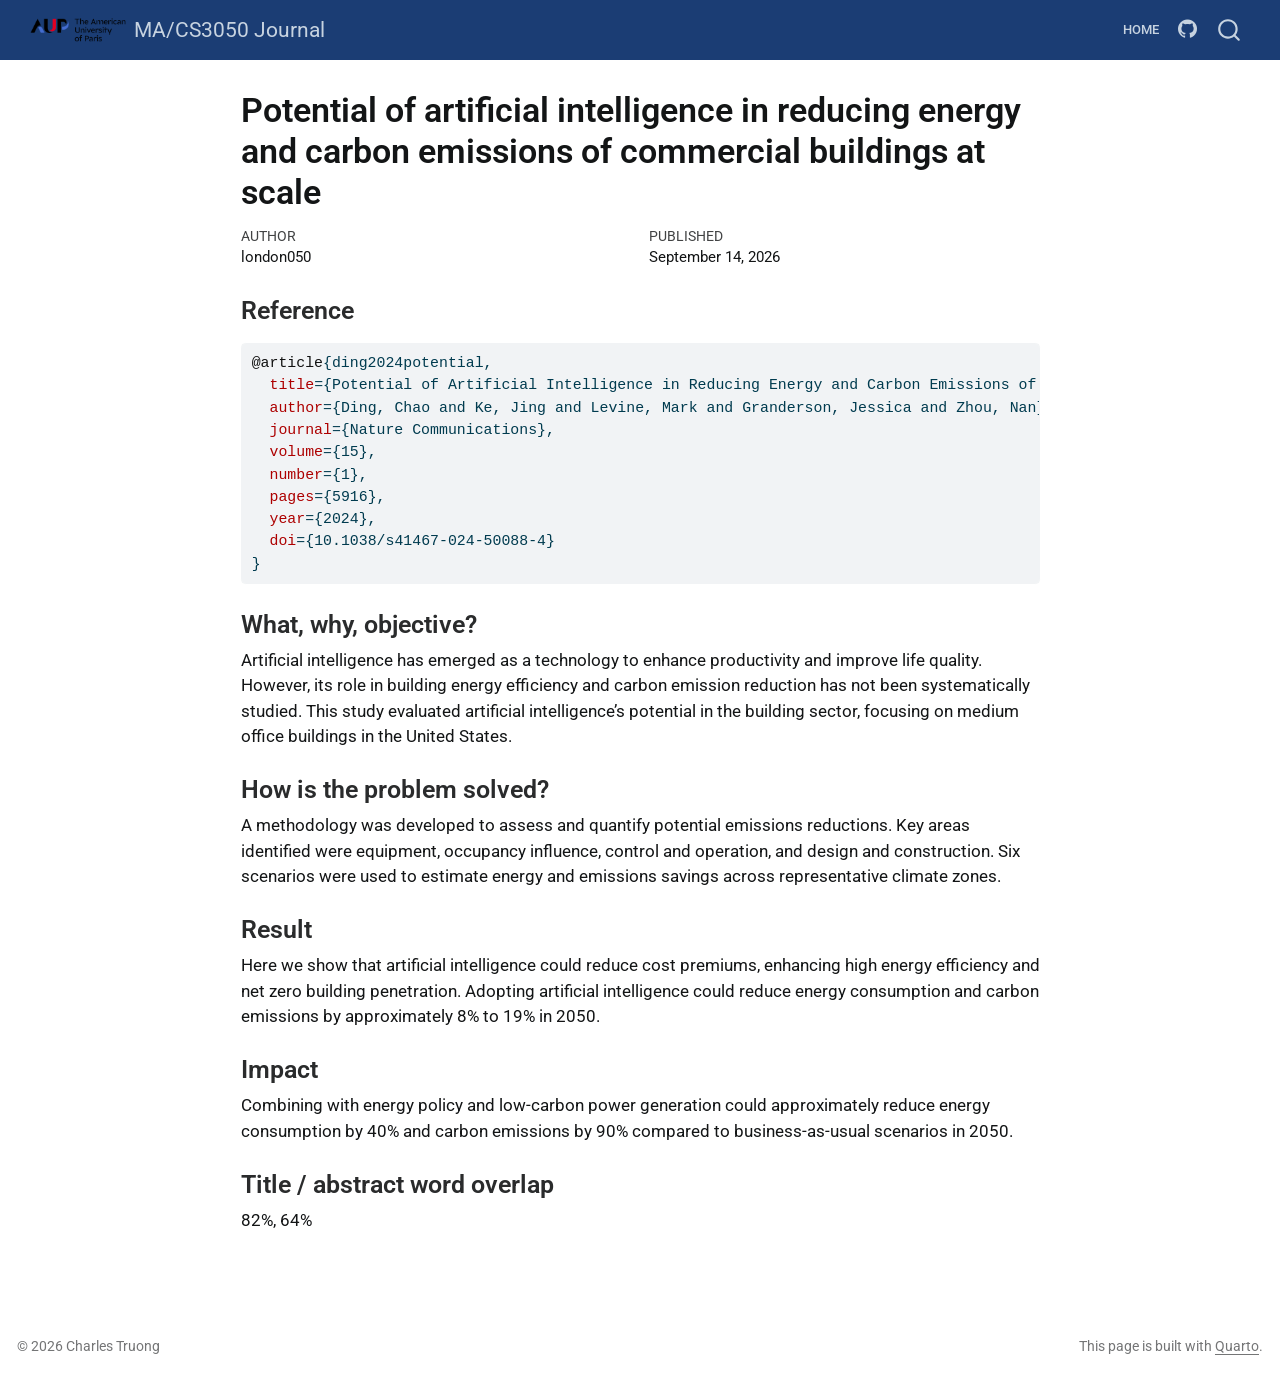
<file: summaries/77-article-summary.html>
<!DOCTYPE html>
<html xmlns="http://www.w3.org/1999/xhtml" lang="en" xml:lang="en"><head>

<meta charset="utf-8">
<meta name="generator" content="quarto-1.10.18">

<meta name="viewport" content="width=device-width, initial-scale=1.0, user-scalable=yes">

<meta name="author" content="london050">
<meta name="dcterms.date" content="2026-09-14">

<title>Potential of artificial intelligence in reducing energy and carbon emissions of commercial buildings at scale – MA/CS3050 Journal</title>
<style>
/* Default styles provided by pandoc.
** See https://pandoc.org/MANUAL.html#variables-for-html for config info.
*/
span.smallcaps{font-variant: small-caps;}
div.columns{display: flex; gap: 1.5em;}
div.column{flex: auto;}
@media screen {
div.columns{gap: min(4vw, 1.5em);}
div.column{overflow-x: auto;}
}
div.hanging-indent{margin-left: 1.5em; text-indent: -1.5em;}
ul.task-list{list-style: none;}
ul.task-list li input[type="checkbox"] {
  width: 0.8em;
  margin: 0 0.8em 0.2em -1em; /* quarto-specific, see https://github.com/quarto-dev/quarto-cli/issues/4556 */ 
  vertical-align: middle;
}
/* CSS for syntax highlighting */
html { -webkit-text-size-adjust: 100%; }
pre > code.sourceCode { white-space: pre; position: relative; }
pre > code.sourceCode > span { display: inline-block; line-height: 1.25; }
pre > code.sourceCode > span:empty { height: 1.2em; }
.sourceCode { overflow: visible; }
code.sourceCode > span { color: inherit; text-decoration: inherit; }
div.sourceCode { margin: 1em 0; }
pre.sourceCode { margin: 0; }
@media screen {
div.sourceCode { overflow: auto; }
}
@media print {
pre > code.sourceCode { white-space: pre-wrap; }
pre > code.sourceCode > span { text-indent: -5em; padding-left: 5em; }
}
pre.numberSource code
  { counter-reset: source-line 0; }
pre.numberSource code > span
  { position: relative; left: -4em; counter-increment: source-line; }
pre.numberSource code > span > a:first-child::before
  { content: counter(source-line);
    position: relative; left: -1em; text-align: right; vertical-align: baseline;
    border: none; display: inline-block;
    -webkit-touch-callout: none; -webkit-user-select: none;
    -khtml-user-select: none; -moz-user-select: none;
    -ms-user-select: none; user-select: none;
    padding: 0 4px; width: 4em;
  }
pre.numberSource { margin-left: 3em;  padding-left: 4px; }
div.sourceCode
  {   }
@media screen {
pre > code.sourceCode > span > a:first-child::before { text-decoration: underline; }
}
</style>


<script src="../site_libs/quarto-nav/quarto-nav.js"></script>
<script src="../site_libs/quarto-nav/headroom.min.js"></script>
<script src="../site_libs/clipboard/clipboard.min.js"></script>
<script src="../site_libs/quarto-search/autocomplete.umd.js"></script>
<script src="../site_libs/quarto-search/fuse.min.js"></script>
<script src="../site_libs/quarto-search/quarto-search.js"></script>
<meta name="quarto:offset" content="../">
<link href="../images/aup-logo.png" rel="icon" type="image/png">
<script src="../site_libs/quarto-html/quarto.js" type="module"></script>
<script src="../site_libs/quarto-html/tabsets/tabsets.js" type="module"></script>
<script src="../site_libs/quarto-html/popper.min.js"></script>
<script src="../site_libs/quarto-html/tippy.umd.min.js"></script>
<script src="../site_libs/quarto-html/anchor.min.js"></script>
<link href="../site_libs/quarto-html/tippy.css" rel="stylesheet">
<link href="../site_libs/quarto-html/quarto-syntax-highlighting-64a204ab8560d761af7679ceaba22944.css" rel="stylesheet" class="quarto-color-scheme" id="quarto-text-highlighting-styles">
<link href="../site_libs/quarto-html/quarto-syntax-highlighting-dark-b85bc7c33db8c58e0ec93c3465666fed.css" rel="stylesheet" class="quarto-color-scheme quarto-color-alternate" id="quarto-text-highlighting-styles">
<link href="../site_libs/quarto-html/quarto-syntax-highlighting-64a204ab8560d761af7679ceaba22944.css" rel="stylesheet" class="quarto-color-scheme-extra" id="quarto-text-highlighting-styles">
<script src="../site_libs/bootstrap/bootstrap.min.js"></script>
<link href="../site_libs/bootstrap/bootstrap-icons.css" rel="stylesheet">
<link href="../site_libs/bootstrap/bootstrap-48943c3bb02edcb81985f474e0db1d20.min.css" rel="stylesheet" append-hash="true" class="quarto-color-scheme" id="quarto-bootstrap" data-mode="light">
<link href="../site_libs/bootstrap/bootstrap-dark-883999abfb481709a6fbf971b305d28c.min.css" rel="stylesheet" append-hash="true" class="quarto-color-scheme quarto-color-alternate" id="quarto-bootstrap" data-mode="light">
<link href="../site_libs/bootstrap/bootstrap-48943c3bb02edcb81985f474e0db1d20.min.css" rel="stylesheet" append-hash="true" class="quarto-color-scheme-extra" id="quarto-bootstrap" data-mode="light">
<script id="quarto-search-options" type="application/json">{
  "location": "navbar",
  "copy-button": false,
  "collapse-after": 3,
  "panel-placement": "end",
  "type": "overlay",
  "limit": 50,
  "keyboard-shortcut": [
    "f",
    "/",
    "s"
  ],
  "show-item-context": false,
  "language": {
    "search-no-results-text": "No results",
    "search-matching-documents-text": "matching documents",
    "search-copy-link-title": "Copy link to search",
    "search-hide-matches-text": "Hide additional matches",
    "search-more-match-text": "more match in this document",
    "search-more-matches-text": "more matches in this document",
    "search-clear-button-title": "Clear",
    "search-text-placeholder": "",
    "search-detached-cancel-button-title": "Cancel",
    "search-submit-button-title": "Submit",
    "search-label": "Search"
  }
}</script>


</head>

<body class="nav-fixed fullcontent quarto-light">

<div id="quarto-search-results"></div>
  <header id="quarto-header" class="headroom fixed-top">
    <nav class="navbar navbar-expand-lg " data-bs-theme="dark">
      <div class="navbar-container container-fluid">
      <div class="navbar-brand-container mx-auto">
    <a href="../index.html" class="navbar-brand navbar-brand-logo">
    <img src="../images/aup-logo.png" alt="" class="navbar-logo light-content">
    <img src="../images/aup-logo.png" alt="" class="navbar-logo dark-content">
    </a>
    <a class="navbar-brand" href="../index.html">
    <span class="navbar-title">MA/CS3050 Journal</span>
    </a>
  </div>
            <div id="quarto-search" class="" title="Search"></div>
          <button class="navbar-toggler" type="button" data-bs-toggle="collapse" data-bs-target="#navbarCollapse" aria-controls="navbarCollapse" role="menu" aria-expanded="false" aria-label="Toggle navigation" onclick="if (window.quartoToggleHeadroom) { window.quartoToggleHeadroom(); }">
  <span class="navbar-toggler-icon"></span>
</button>
          <div class="collapse navbar-collapse" id="navbarCollapse">
            <ul class="navbar-nav navbar-nav-scroll ms-auto">
  <li class="nav-item">
    <a class="nav-link" href="../index.html"> 
<span class="menu-text">Home</span></a>
  </li>  
  <li class="nav-item compact">
    <a class="nav-link" href="https://github.com/deepcharles/macs3050-journal"> <i class="bi bi-github" role="img" aria-label="GitHub repository">
</i> 
<span class="menu-text"></span></a>
  </li>  
</ul>
          </div> <!-- /navcollapse -->
            <div class="quarto-navbar-tools">
</div>
      </div> <!-- /container-fluid -->
    </nav>
</header>
<!-- content -->
<div id="quarto-content" class="quarto-container page-columns page-rows-contents page-layout-article page-navbar">
<!-- sidebar -->
<!-- margin-sidebar -->
    
<!-- main -->
<main class="content" id="quarto-document-content">

<header id="title-block-header" class="quarto-title-block default">
<div class="quarto-title">
<h1 class="title">Potential of artificial intelligence in reducing energy and carbon emissions of commercial buildings at scale</h1>
</div>



<div class="quarto-title-meta">

    <div>
    <div class="quarto-title-meta-heading">Author</div>
    <div class="quarto-title-meta-contents">
             <p>london050 </p>
          </div>
  </div>
    
    <div>
    <div class="quarto-title-meta-heading">Published</div>
    <div class="quarto-title-meta-contents">
      <p class="date">September 14, 2026</p>
    </div>
  </div>
  
    
  </div>
  


</header>


<section id="reference" class="level3">
<h3 class="anchored" data-anchor-id="reference">Reference</h3>
<div class="code-copy-outer-scaffold"><div class="sourceCode" id="cb1"><pre class="sourceCode bibtex code-with-copy"><code class="sourceCode bibtex"><span id="cb1-1"><a href="#cb1-1" aria-hidden="true" tabindex="-1"></a><span class="va">@article</span>{<span class="ot">ding2024potential</span>,</span>
<span id="cb1-2"><a href="#cb1-2" aria-hidden="true" tabindex="-1"></a>  <span class="dt">title</span>={Potential of Artificial Intelligence in Reducing Energy and Carbon Emissions of Commercial Buildings at Scale},</span>
<span id="cb1-3"><a href="#cb1-3" aria-hidden="true" tabindex="-1"></a>  <span class="dt">author</span>={Ding, Chao and Ke, Jing and Levine, Mark and Granderson, Jessica and Zhou, Nan},</span>
<span id="cb1-4"><a href="#cb1-4" aria-hidden="true" tabindex="-1"></a>  <span class="dt">journal</span>={Nature Communications},</span>
<span id="cb1-5"><a href="#cb1-5" aria-hidden="true" tabindex="-1"></a>  <span class="dt">volume</span>={15},</span>
<span id="cb1-6"><a href="#cb1-6" aria-hidden="true" tabindex="-1"></a>  <span class="dt">number</span>={1},</span>
<span id="cb1-7"><a href="#cb1-7" aria-hidden="true" tabindex="-1"></a>  <span class="dt">pages</span>={5916},</span>
<span id="cb1-8"><a href="#cb1-8" aria-hidden="true" tabindex="-1"></a>  <span class="dt">year</span>={2024},</span>
<span id="cb1-9"><a href="#cb1-9" aria-hidden="true" tabindex="-1"></a>  <span class="dt">doi</span>={10.1038/s41467-024-50088-4}</span>
<span id="cb1-10"><a href="#cb1-10" aria-hidden="true" tabindex="-1"></a>}</span></code></pre></div><button title="Copy to Clipboard" class="code-copy-button"><i class="bi"></i></button></div>
</section>
<section id="what-why-objective" class="level3">
<h3 class="anchored" data-anchor-id="what-why-objective">What, why, objective?</h3>
<p>Artificial intelligence has emerged as a technology to enhance productivity and improve life quality. However, its role in building energy efficiency and carbon emission reduction has not been systematically studied. This study evaluated artificial intelligence’s potential in the building sector, focusing on medium office buildings in the United States.</p>
</section>
<section id="how-is-the-problem-solved" class="level3">
<h3 class="anchored" data-anchor-id="how-is-the-problem-solved">How is the problem solved?</h3>
<p>A methodology was developed to assess and quantify potential emissions reductions. Key areas identified were equipment, occupancy influence, control and operation, and design and construction. Six scenarios were used to estimate energy and emissions savings across representative climate zones.</p>
</section>
<section id="result" class="level3">
<h3 class="anchored" data-anchor-id="result">Result</h3>
<p>Here we show that artificial intelligence could reduce cost premiums, enhancing high energy efficiency and net zero building penetration. Adopting artificial intelligence could reduce energy consumption and carbon emissions by approximately 8% to 19% in 2050.</p>
</section>
<section id="impact" class="level3">
<h3 class="anchored" data-anchor-id="impact">Impact</h3>
<p>Combining with energy policy and low-carbon power generation could approximately reduce energy consumption by 40% and carbon emissions by 90% compared to business-as-usual scenarios in 2050.</p>
</section>
<section id="title-abstract-word-overlap" class="level3">
<h3 class="anchored" data-anchor-id="title-abstract-word-overlap">Title / abstract word overlap</h3>
<p>82%, 64%</p>


</section>

</main> <!-- /main -->
<script id="quarto-html-after-body" type="application/javascript">
  window.document.addEventListener("DOMContentLoaded", function (event) {
    const icon = "";
    const anchorJS = new window.AnchorJS();
    anchorJS.options = {
      placement: 'right',
      icon: icon
    };
    anchorJS.add('.anchored');
    const isCodeAnnotation = (el) => {
      for (const clz of el.classList) {
        if (clz.startsWith('code-annotation-')) {                     
          return true;
        }
      }
      return false;
    }
    const onCopySuccess = function(e) {
      // button target
      const button = e.trigger;
      // don't keep focus
      button.blur();
      // flash "checked"
      button.classList.add('code-copy-button-checked');
      var currentTitle = button.getAttribute("title");
      button.setAttribute("title", "Copied!");
      let tooltip;
      if (window.bootstrap) {
        button.setAttribute("data-bs-toggle", "tooltip");
        button.setAttribute("data-bs-placement", "left");
        button.setAttribute("data-bs-title", "Copied!");
        tooltip = new bootstrap.Tooltip(button, 
          { trigger: "manual", 
            customClass: "code-copy-button-tooltip",
            offset: [0, -8]});
        tooltip.show();    
      }
      setTimeout(function() {
        if (tooltip) {
          tooltip.hide();
          button.removeAttribute("data-bs-title");
          button.removeAttribute("data-bs-toggle");
          button.removeAttribute("data-bs-placement");
        }
        button.setAttribute("title", currentTitle);
        button.classList.remove('code-copy-button-checked');
      }, 1000);
      // clear code selection
      e.clearSelection();
    }
    const getTextToCopy = function(trigger) {
      const outerScaffold = trigger.parentElement.cloneNode(true);
      const codeEl = outerScaffold.querySelector('code');
      for (const childEl of codeEl.children) {
        if (isCodeAnnotation(childEl)) {
          childEl.remove();
        }
      }
      return codeEl.innerText;
    }
    const clipboard = new window.ClipboardJS('.code-copy-button:not([data-in-quarto-modal])', {
      text: getTextToCopy
    });
    clipboard.on('success', onCopySuccess);
    if (window.document.getElementById('quarto-embedded-source-code-modal')) {
      const clipboardModal = new window.ClipboardJS('.code-copy-button[data-in-quarto-modal]', {
        text: getTextToCopy,
        container: window.document.getElementById('quarto-embedded-source-code-modal')
      });
      clipboardModal.on('success', onCopySuccess);
    }
      var localhostRegex = new RegExp(/^(?:http|https):\/\/localhost\:?[0-9]*\//);
      var mailtoRegex = new RegExp(/^mailto:/);
        var filterRegex = new RegExp("https:\/\/deepcharles\.github\.io\/macs3050-journal\/");
      var isInternal = (href) => {
          return filterRegex.test(href) || localhostRegex.test(href) || mailtoRegex.test(href);
      }
      // Inspect non-navigation links and adorn them if external
     var links = window.document.querySelectorAll('a[href]:not(.nav-link):not(.navbar-brand):not(.toc-action):not(.sidebar-link):not(.sidebar-item-toggle):not(.pagination-link):not(.no-external):not([aria-hidden]):not(.dropdown-item):not(.quarto-navigation-tool):not(.about-link)');
      for (var i=0; i<links.length; i++) {
        const link = links[i];
        if (!isInternal(link.href)) {
          // undo the damage that might have been done by quarto-nav.js in the case of
          // links that we want to consider external
          if (link.dataset.originalHref !== undefined) {
            link.href = link.dataset.originalHref;
          }
        }
      }
    function tippyHover(el, contentFn, onTriggerFn, onUntriggerFn) {
      const config = {
        allowHTML: true,
        maxWidth: 500,
        delay: 100,
        arrow: false,
        appendTo: function(el) {
            return el.parentElement;
        },
        interactive: true,
        interactiveBorder: 10,
        theme: 'quarto',
        placement: 'bottom-start',
      };
      if (contentFn) {
        config.content = contentFn;
      }
      if (onTriggerFn) {
        config.onTrigger = onTriggerFn;
      }
      if (onUntriggerFn) {
        config.onUntrigger = onUntriggerFn;
      }
      window.tippy(el, config); 
    }
    const noterefs = window.document.querySelectorAll('a[role="doc-noteref"]');
    for (var i=0; i<noterefs.length; i++) {
      const ref = noterefs[i];
      tippyHover(ref, function() {
        // use id or data attribute instead here
        let href = ref.getAttribute('data-footnote-href') || ref.getAttribute('href');
        try { href = new URL(href).hash; } catch {}
        const id = href.replace(/^#\/?/, "");
        const note = window.document.getElementById(id);
        if (note) {
          return note.innerHTML;
        } else {
          return "";
        }
      });
    }
    const xrefs = window.document.querySelectorAll('a.quarto-xref');
    const processXRef = (id, note) => {
      // Strip column container classes
      const stripColumnClz = (el) => {
        el.classList.remove("page-full", "page-columns");
        if (el.children) {
          for (const child of el.children) {
            stripColumnClz(child);
          }
        }
      }
      stripColumnClz(note)
      if (id === null || id.startsWith('sec-')) {
        // Special case sections, only their first couple elements
        const container = document.createElement("div");
        if (note.children && note.children.length > 2) {
          container.appendChild(note.children[0].cloneNode(true));
          for (let i = 1; i < note.children.length; i++) {
            const child = note.children[i];
            if (child.tagName === "P" && child.innerText === "") {
              continue;
            } else {
              container.appendChild(child.cloneNode(true));
              break;
            }
          }
          if (window.Quarto?.typesetMath) {
            window.Quarto.typesetMath(container);
          }
          return container.innerHTML
        } else {
          if (window.Quarto?.typesetMath) {
            window.Quarto.typesetMath(note);
          }
          return note.innerHTML;
        }
      } else {
        // Remove any anchor links if they are present
        const anchorLink = note.querySelector('a.anchorjs-link');
        if (anchorLink) {
          anchorLink.remove();
        }
        if (window.Quarto?.typesetMath) {
          window.Quarto.typesetMath(note);
        }
        if (note.classList.contains("callout")) {
          return note.outerHTML;
        } else {
          return note.innerHTML;
        }
      }
    }
    for (var i=0; i<xrefs.length; i++) {
      const xref = xrefs[i];
      tippyHover(xref, undefined, function(instance) {
        instance.disable();
        let url = xref.getAttribute('href');
        let hash = undefined; 
        if (url.startsWith('#')) {
          hash = url;
        } else {
          try { hash = new URL(url).hash; } catch {}
        }
        if (hash) {
          const id = hash.replace(/^#\/?/, "");
          const note = window.document.getElementById(id);
          if (note !== null) {
            try {
              const html = processXRef(id, note.cloneNode(true));
              instance.setContent(html);
            } finally {
              instance.enable();
              instance.show();
            }
          } else {
            // See if we can fetch this
            fetch(url.split('#')[0])
            .then(res => res.text())
            .then(html => {
              const parser = new DOMParser();
              const htmlDoc = parser.parseFromString(html, "text/html");
              const note = htmlDoc.getElementById(id);
              if (note !== null) {
                const html = processXRef(id, note);
                instance.setContent(html);
              } 
            }).finally(() => {
              instance.enable();
              instance.show();
            });
          }
        } else {
          // See if we can fetch a full url (with no hash to target)
          // This is a special case and we should probably do some content thinning / targeting
          fetch(url)
          .then(res => res.text())
          .then(html => {
            const parser = new DOMParser();
            const htmlDoc = parser.parseFromString(html, "text/html");
            const note = htmlDoc.querySelector('main.content');
            if (note !== null) {
              // This should only happen for chapter cross references
              // (since there is no id in the URL)
              // remove the first header
              if (note.children.length > 0 && note.children[0].tagName === "HEADER") {
                note.children[0].remove();
              }
              const html = processXRef(null, note);
              instance.setContent(html);
            } 
          }).finally(() => {
            instance.enable();
            instance.show();
          });
        }
      }, function(instance) {
      });
    }
        let selectedAnnoteEl;
        const selectorForAnnotation = ( cell, annotation) => {
          let cellAttr = 'data-code-cell="' + cell + '"';
          let lineAttr = 'data-code-annotation="' +  annotation + '"';
          const selector = 'span[' + cellAttr + '][' + lineAttr + ']';
          return selector;
        }
        const selectCodeLines = (annoteEl) => {
          const doc = window.document;
          const targetCell = annoteEl.getAttribute("data-target-cell");
          const targetAnnotation = annoteEl.getAttribute("data-target-annotation");
          const annoteSpan = window.document.querySelector(selectorForAnnotation(targetCell, targetAnnotation));
          const lines = annoteSpan.getAttribute("data-code-lines").split(",");
          const lineIds = lines.map((line) => {
            return targetCell + "-" + line;
          })
          let top = null;
          let height = null;
          let parent = null;
          if (lineIds.length > 0) {
              //compute the position of the single el (top and bottom and make a div)
              const el = window.document.getElementById(lineIds[0]);
              top = el.offsetTop;
              height = el.offsetHeight;
              parent = el.parentElement.parentElement;
            if (lineIds.length > 1) {
              const lastEl = window.document.getElementById(lineIds[lineIds.length - 1]);
              const bottom = lastEl.offsetTop + lastEl.offsetHeight;
              height = bottom - top;
            }
            if (top !== null && height !== null && parent !== null) {
              // cook up a div (if necessary) and position it 
              let div = window.document.getElementById("code-annotation-line-highlight");
              if (div === null) {
                div = window.document.createElement("div");
                div.setAttribute("id", "code-annotation-line-highlight");
                div.style.position = 'absolute';
                parent.appendChild(div);
              }
              div.style.top = top - 2 + "px";
              div.style.height = height + 4 + "px";
              div.style.left = 0;
              let gutterDiv = window.document.getElementById("code-annotation-line-highlight-gutter");
              if (gutterDiv === null) {
                gutterDiv = window.document.createElement("div");
                gutterDiv.setAttribute("id", "code-annotation-line-highlight-gutter");
                gutterDiv.style.position = 'absolute';
                const codeCell = window.document.getElementById(targetCell);
                const gutter = codeCell.querySelector('.code-annotation-gutter');
                gutter.appendChild(gutterDiv);
              }
              gutterDiv.style.top = top - 2 + "px";
              gutterDiv.style.height = height + 4 + "px";
            }
            selectedAnnoteEl = annoteEl;
          }
        };
        const unselectCodeLines = () => {
          const elementsIds = ["code-annotation-line-highlight", "code-annotation-line-highlight-gutter"];
          elementsIds.forEach((elId) => {
            const div = window.document.getElementById(elId);
            if (div) {
              div.remove();
            }
          });
          selectedAnnoteEl = undefined;
        };
          // Handle positioning of the toggle
      window.addEventListener(
        "resize",
        throttle(() => {
          elRect = undefined;
          if (selectedAnnoteEl) {
            selectCodeLines(selectedAnnoteEl);
          }
        }, 10)
      );
      function throttle(fn, ms) {
      let throttle = false;
      let timer;
        return (...args) => {
          if(!throttle) { // first call gets through
              fn.apply(this, args);
              throttle = true;
          } else { // all the others get throttled
              if(timer) clearTimeout(timer); // cancel #2
              timer = setTimeout(() => {
                fn.apply(this, args);
                timer = throttle = false;
              }, ms);
          }
        };
      }
        // Attach click handler to the DT
        const annoteDls = window.document.querySelectorAll('dt[data-target-cell]');
        for (const annoteDlNode of annoteDls) {
          annoteDlNode.addEventListener('click', (event) => {
            const clickedEl = event.target;
            if (clickedEl !== selectedAnnoteEl) {
              unselectCodeLines();
              const activeEl = window.document.querySelector('dt[data-target-cell].code-annotation-active');
              if (activeEl) {
                activeEl.classList.remove('code-annotation-active');
              }
              selectCodeLines(clickedEl);
              clickedEl.classList.add('code-annotation-active');
            } else {
              // Unselect the line
              unselectCodeLines();
              clickedEl.classList.remove('code-annotation-active');
            }
          });
        }
    const findCites = (el) => {
      const parentEl = el.parentElement;
      if (parentEl) {
        const cites = parentEl.dataset.cites;
        if (cites) {
          return {
            el,
            cites: cites.split(' ')
          };
        } else {
          return findCites(el.parentElement)
        }
      } else {
        return undefined;
      }
    };
    var bibliorefs = window.document.querySelectorAll('a[role="doc-biblioref"]');
    for (var i=0; i<bibliorefs.length; i++) {
      const ref = bibliorefs[i];
      const citeInfo = findCites(ref);
      if (citeInfo) {
        tippyHover(citeInfo.el, function() {
          var popup = window.document.createElement('div');
          citeInfo.cites.forEach(function(cite) {
            var citeDiv = window.document.createElement('div');
            citeDiv.classList.add('hanging-indent');
            citeDiv.classList.add('csl-entry');
            var biblioDiv = window.document.getElementById('ref-' + cite);
            if (biblioDiv) {
              citeDiv.innerHTML = biblioDiv.innerHTML;
            }
            popup.appendChild(citeDiv);
          });
          return popup.innerHTML;
        });
      }
    }
  });
  </script>
</div> <!-- /content -->
<footer class="footer">
  <div class="nav-footer">
    <div class="nav-footer-left">
<p>© 2026 Charles Truong</p>
</div>   
    <div class="nav-footer-center">
      &nbsp;
    </div>
    <div class="nav-footer-right">
<p>This page is built with <a href="https://quarto.org/">Quarto</a>.</p>
</div>
  </div>
</footer>




</body></html>
</file>
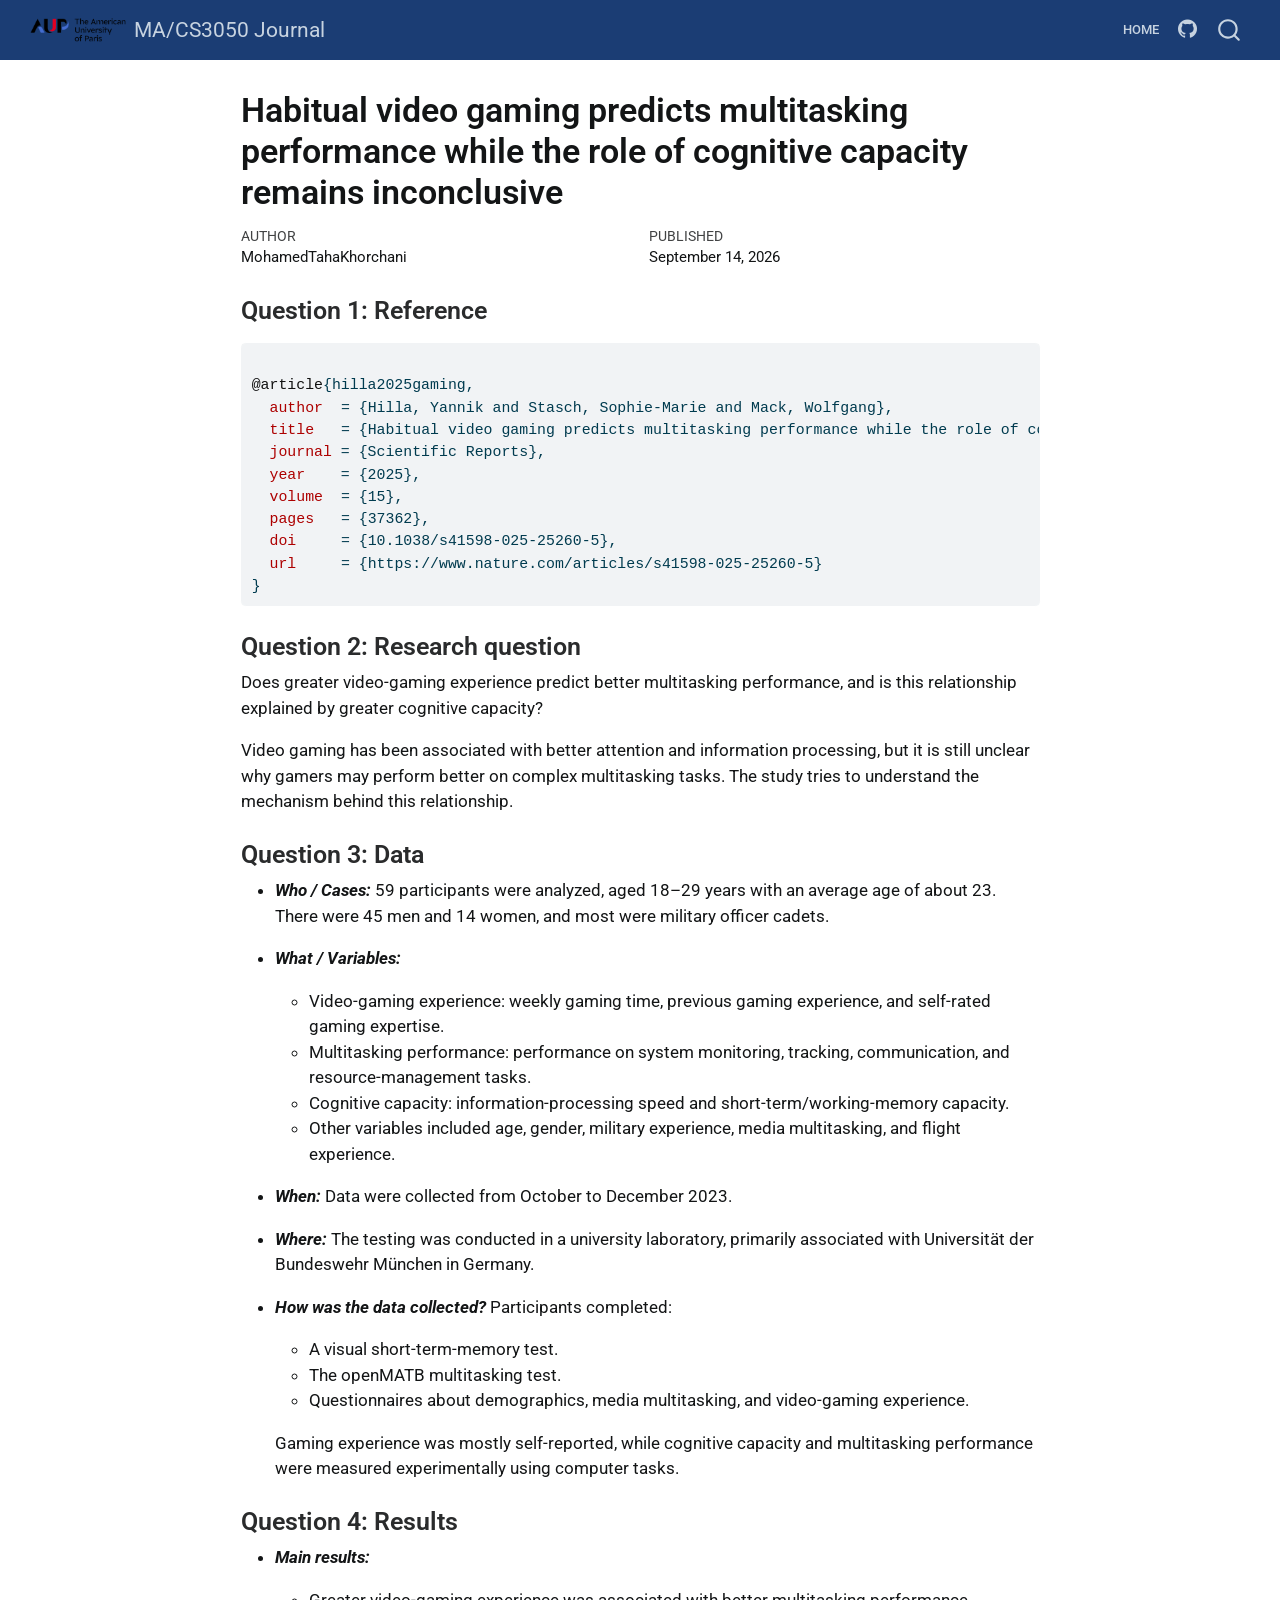
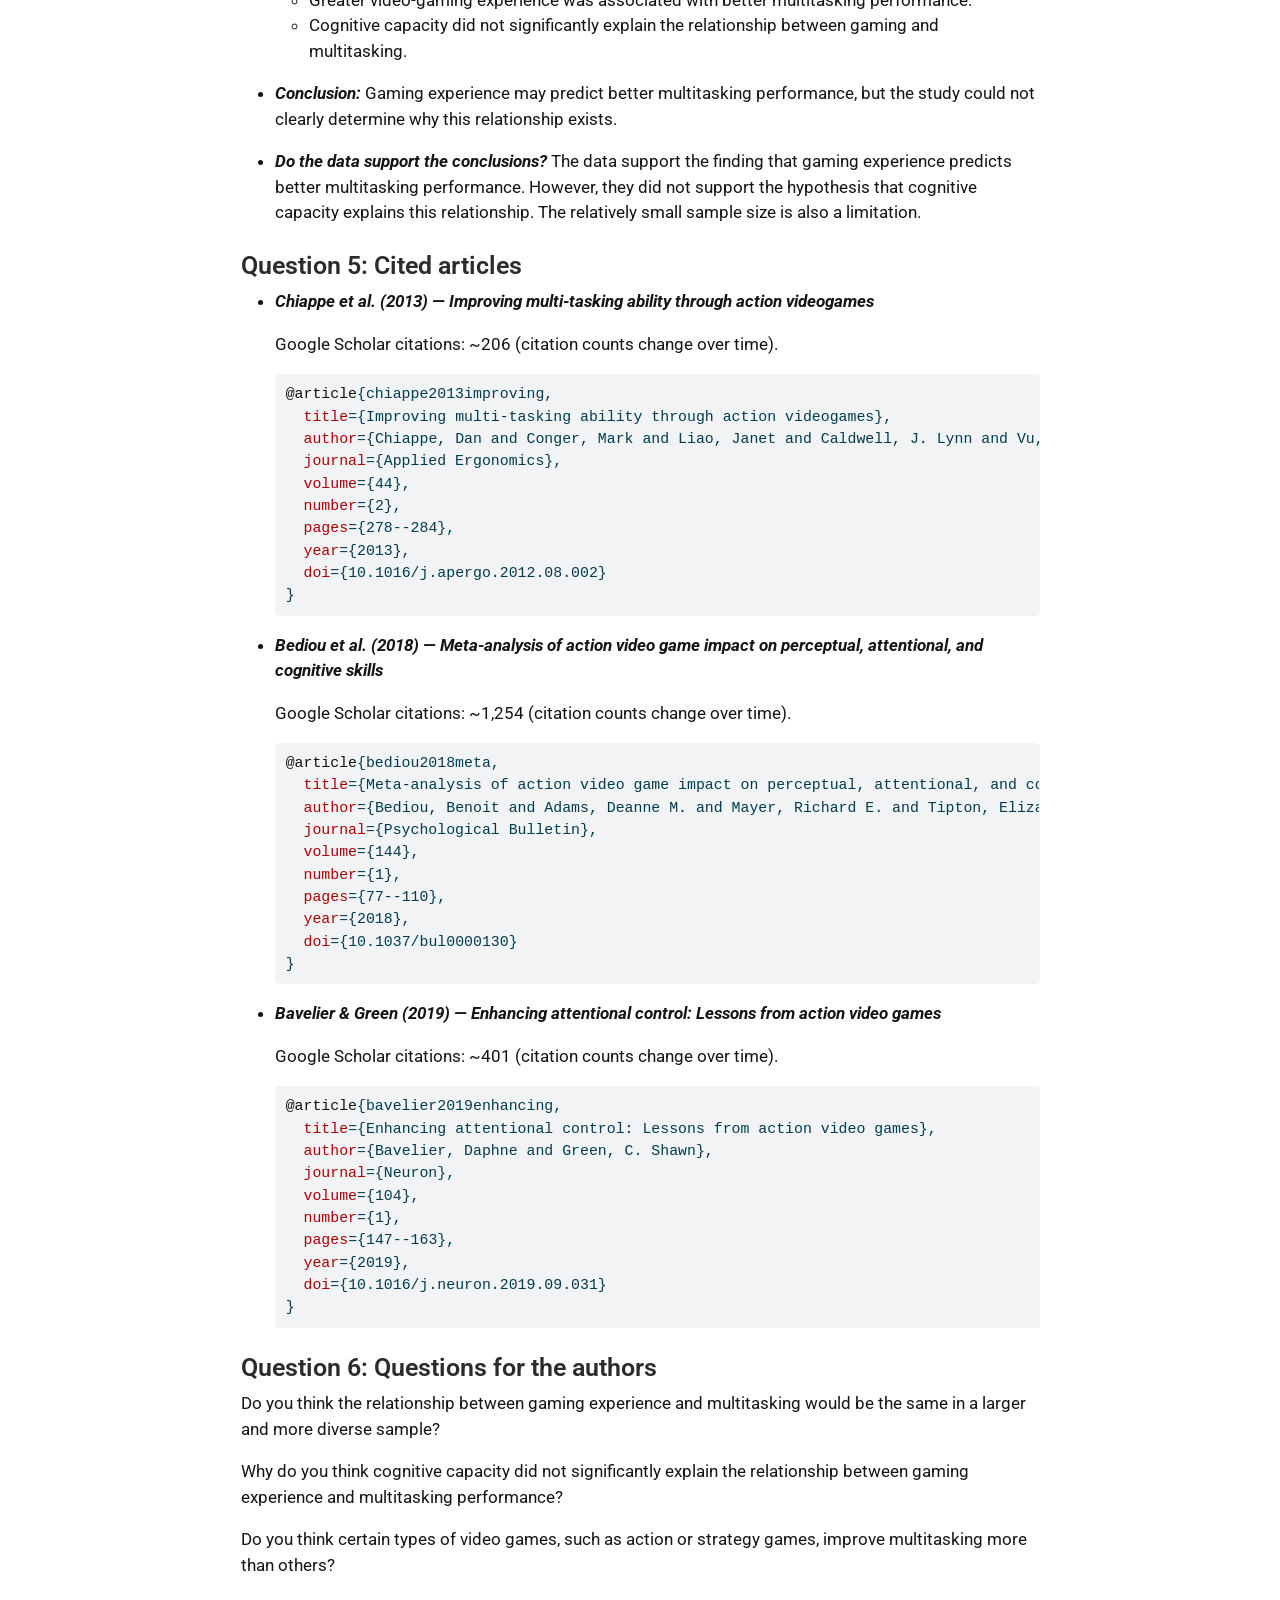
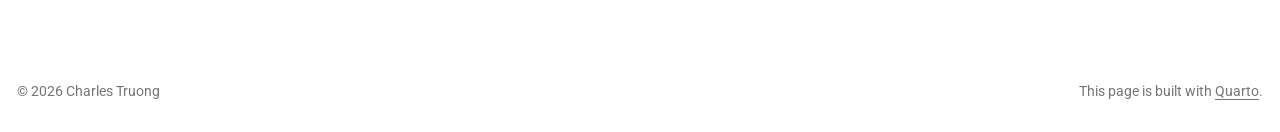
<file: summaries/78-article-summary.html>
<!DOCTYPE html>
<html xmlns="http://www.w3.org/1999/xhtml" lang="en" xml:lang="en"><head>

<meta charset="utf-8">
<meta name="generator" content="quarto-1.10.18">

<meta name="viewport" content="width=device-width, initial-scale=1.0, user-scalable=yes">

<meta name="author" content="MohamedTahaKhorchani">
<meta name="dcterms.date" content="2026-09-14">

<title>Habitual video gaming predicts multitasking performance while the role of cognitive capacity remains inconclusive – MA/CS3050 Journal</title>
<style>
/* Default styles provided by pandoc.
** See https://pandoc.org/MANUAL.html#variables-for-html for config info.
*/
span.smallcaps{font-variant: small-caps;}
div.columns{display: flex; gap: 1.5em;}
div.column{flex: auto;}
@media screen {
div.columns{gap: min(4vw, 1.5em);}
div.column{overflow-x: auto;}
}
div.hanging-indent{margin-left: 1.5em; text-indent: -1.5em;}
ul.task-list{list-style: none;}
ul.task-list li input[type="checkbox"] {
  width: 0.8em;
  margin: 0 0.8em 0.2em -1em; /* quarto-specific, see https://github.com/quarto-dev/quarto-cli/issues/4556 */ 
  vertical-align: middle;
}
/* CSS for syntax highlighting */
html { -webkit-text-size-adjust: 100%; }
pre > code.sourceCode { white-space: pre; position: relative; }
pre > code.sourceCode > span { display: inline-block; line-height: 1.25; }
pre > code.sourceCode > span:empty { height: 1.2em; }
.sourceCode { overflow: visible; }
code.sourceCode > span { color: inherit; text-decoration: inherit; }
div.sourceCode { margin: 1em 0; }
pre.sourceCode { margin: 0; }
@media screen {
div.sourceCode { overflow: auto; }
}
@media print {
pre > code.sourceCode { white-space: pre-wrap; }
pre > code.sourceCode > span { text-indent: -5em; padding-left: 5em; }
}
pre.numberSource code
  { counter-reset: source-line 0; }
pre.numberSource code > span
  { position: relative; left: -4em; counter-increment: source-line; }
pre.numberSource code > span > a:first-child::before
  { content: counter(source-line);
    position: relative; left: -1em; text-align: right; vertical-align: baseline;
    border: none; display: inline-block;
    -webkit-touch-callout: none; -webkit-user-select: none;
    -khtml-user-select: none; -moz-user-select: none;
    -ms-user-select: none; user-select: none;
    padding: 0 4px; width: 4em;
  }
pre.numberSource { margin-left: 3em;  padding-left: 4px; }
div.sourceCode
  {   }
@media screen {
pre > code.sourceCode > span > a:first-child::before { text-decoration: underline; }
}
</style>


<script src="../site_libs/quarto-nav/quarto-nav.js"></script>
<script src="../site_libs/quarto-nav/headroom.min.js"></script>
<script src="../site_libs/clipboard/clipboard.min.js"></script>
<script src="../site_libs/quarto-search/autocomplete.umd.js"></script>
<script src="../site_libs/quarto-search/fuse.min.js"></script>
<script src="../site_libs/quarto-search/quarto-search.js"></script>
<meta name="quarto:offset" content="../">
<link href="../images/aup-logo.png" rel="icon" type="image/png">
<script src="../site_libs/quarto-html/quarto.js" type="module"></script>
<script src="../site_libs/quarto-html/tabsets/tabsets.js" type="module"></script>
<script src="../site_libs/quarto-html/popper.min.js"></script>
<script src="../site_libs/quarto-html/tippy.umd.min.js"></script>
<script src="../site_libs/quarto-html/anchor.min.js"></script>
<link href="../site_libs/quarto-html/tippy.css" rel="stylesheet">
<link href="../site_libs/quarto-html/quarto-syntax-highlighting-64a204ab8560d761af7679ceaba22944.css" rel="stylesheet" class="quarto-color-scheme" id="quarto-text-highlighting-styles">
<link href="../site_libs/quarto-html/quarto-syntax-highlighting-dark-b85bc7c33db8c58e0ec93c3465666fed.css" rel="stylesheet" class="quarto-color-scheme quarto-color-alternate" id="quarto-text-highlighting-styles">
<link href="../site_libs/quarto-html/quarto-syntax-highlighting-64a204ab8560d761af7679ceaba22944.css" rel="stylesheet" class="quarto-color-scheme-extra" id="quarto-text-highlighting-styles">
<script src="../site_libs/bootstrap/bootstrap.min.js"></script>
<link href="../site_libs/bootstrap/bootstrap-icons.css" rel="stylesheet">
<link href="../site_libs/bootstrap/bootstrap-48943c3bb02edcb81985f474e0db1d20.min.css" rel="stylesheet" append-hash="true" class="quarto-color-scheme" id="quarto-bootstrap" data-mode="light">
<link href="../site_libs/bootstrap/bootstrap-dark-883999abfb481709a6fbf971b305d28c.min.css" rel="stylesheet" append-hash="true" class="quarto-color-scheme quarto-color-alternate" id="quarto-bootstrap" data-mode="light">
<link href="../site_libs/bootstrap/bootstrap-48943c3bb02edcb81985f474e0db1d20.min.css" rel="stylesheet" append-hash="true" class="quarto-color-scheme-extra" id="quarto-bootstrap" data-mode="light">
<script id="quarto-search-options" type="application/json">{
  "location": "navbar",
  "copy-button": false,
  "collapse-after": 3,
  "panel-placement": "end",
  "type": "overlay",
  "limit": 50,
  "keyboard-shortcut": [
    "f",
    "/",
    "s"
  ],
  "show-item-context": false,
  "language": {
    "search-no-results-text": "No results",
    "search-matching-documents-text": "matching documents",
    "search-copy-link-title": "Copy link to search",
    "search-hide-matches-text": "Hide additional matches",
    "search-more-match-text": "more match in this document",
    "search-more-matches-text": "more matches in this document",
    "search-clear-button-title": "Clear",
    "search-text-placeholder": "",
    "search-detached-cancel-button-title": "Cancel",
    "search-submit-button-title": "Submit",
    "search-label": "Search"
  }
}</script>


</head>

<body class="nav-fixed fullcontent quarto-light">

<div id="quarto-search-results"></div>
  <header id="quarto-header" class="headroom fixed-top">
    <nav class="navbar navbar-expand-lg " data-bs-theme="dark">
      <div class="navbar-container container-fluid">
      <div class="navbar-brand-container mx-auto">
    <a href="../index.html" class="navbar-brand navbar-brand-logo">
    <img src="../images/aup-logo.png" alt="" class="navbar-logo light-content">
    <img src="../images/aup-logo.png" alt="" class="navbar-logo dark-content">
    </a>
    <a class="navbar-brand" href="../index.html">
    <span class="navbar-title">MA/CS3050 Journal</span>
    </a>
  </div>
            <div id="quarto-search" class="" title="Search"></div>
          <button class="navbar-toggler" type="button" data-bs-toggle="collapse" data-bs-target="#navbarCollapse" aria-controls="navbarCollapse" role="menu" aria-expanded="false" aria-label="Toggle navigation" onclick="if (window.quartoToggleHeadroom) { window.quartoToggleHeadroom(); }">
  <span class="navbar-toggler-icon"></span>
</button>
          <div class="collapse navbar-collapse" id="navbarCollapse">
            <ul class="navbar-nav navbar-nav-scroll ms-auto">
  <li class="nav-item">
    <a class="nav-link" href="../index.html"> 
<span class="menu-text">Home</span></a>
  </li>  
  <li class="nav-item compact">
    <a class="nav-link" href="https://github.com/deepcharles/macs3050-journal"> <i class="bi bi-github" role="img" aria-label="GitHub repository">
</i> 
<span class="menu-text"></span></a>
  </li>  
</ul>
          </div> <!-- /navcollapse -->
            <div class="quarto-navbar-tools">
</div>
      </div> <!-- /container-fluid -->
    </nav>
</header>
<!-- content -->
<div id="quarto-content" class="quarto-container page-columns page-rows-contents page-layout-article page-navbar">
<!-- sidebar -->
<!-- margin-sidebar -->
    
<!-- main -->
<main class="content" id="quarto-document-content">

<header id="title-block-header" class="quarto-title-block default">
<div class="quarto-title">
<h1 class="title">Habitual video gaming predicts multitasking performance while the role of cognitive capacity remains inconclusive</h1>
</div>



<div class="quarto-title-meta">

    <div>
    <div class="quarto-title-meta-heading">Author</div>
    <div class="quarto-title-meta-contents">
             <p>MohamedTahaKhorchani </p>
          </div>
  </div>
    
    <div>
    <div class="quarto-title-meta-heading">Published</div>
    <div class="quarto-title-meta-contents">
      <p class="date">September 14, 2026</p>
    </div>
  </div>
  
    
  </div>
  


</header>


<section id="question-1-reference" class="level3">
<h3 class="anchored" data-anchor-id="question-1-reference">Question 1: Reference</h3>
<div class="code-copy-outer-scaffold"><div class="sourceCode" id="cb1"><pre class="sourceCode bibtex code-with-copy"><code class="sourceCode bibtex"><span id="cb1-1"><a href="#cb1-1" aria-hidden="true" tabindex="-1"></a></span>
<span id="cb1-2"><a href="#cb1-2" aria-hidden="true" tabindex="-1"></a><span class="va">@article</span>{<span class="ot">hilla2025gaming</span>,</span>
<span id="cb1-3"><a href="#cb1-3" aria-hidden="true" tabindex="-1"></a>  <span class="dt">author</span>  = {Hilla, Yannik and Stasch, Sophie-Marie and Mack, Wolfgang},</span>
<span id="cb1-4"><a href="#cb1-4" aria-hidden="true" tabindex="-1"></a>  <span class="dt">title</span>   = {Habitual video gaming predicts multitasking performance while the role of cognitive capacity remains inconclusive},</span>
<span id="cb1-5"><a href="#cb1-5" aria-hidden="true" tabindex="-1"></a>  <span class="dt">journal</span> = {Scientific Reports},</span>
<span id="cb1-6"><a href="#cb1-6" aria-hidden="true" tabindex="-1"></a>  <span class="dt">year</span>    = {2025},</span>
<span id="cb1-7"><a href="#cb1-7" aria-hidden="true" tabindex="-1"></a>  <span class="dt">volume</span>  = {15},</span>
<span id="cb1-8"><a href="#cb1-8" aria-hidden="true" tabindex="-1"></a>  <span class="dt">pages</span>   = {37362},</span>
<span id="cb1-9"><a href="#cb1-9" aria-hidden="true" tabindex="-1"></a>  <span class="dt">doi</span>     = {10.1038/s41598-025-25260-5},</span>
<span id="cb1-10"><a href="#cb1-10" aria-hidden="true" tabindex="-1"></a>  <span class="dt">url</span>     = {https://www.nature.com/articles/s41598-025-25260-5}</span>
<span id="cb1-11"><a href="#cb1-11" aria-hidden="true" tabindex="-1"></a>}</span></code></pre></div><button title="Copy to Clipboard" class="code-copy-button"><i class="bi"></i></button></div>
</section>
<section id="question-2-research-question" class="level3">
<h3 class="anchored" data-anchor-id="question-2-research-question">Question 2: Research question</h3>
<p>Does greater video-gaming experience predict better multitasking performance, and is this relationship explained by greater cognitive capacity?</p>
<p>Video gaming has been associated with better attention and information processing, but it is still unclear why gamers may perform better on complex multitasking tasks. The study tries to understand the mechanism behind this relationship.</p>
</section>
<section id="question-3-data" class="level3">
<h3 class="anchored" data-anchor-id="question-3-data">Question 3: Data</h3>
<ul>
<li><p><strong><em>Who / Cases:</em></strong> 59 participants were analyzed, aged 18–29 years with an average age of about 23. There were 45 men and 14 women, and most were military officer cadets.</p></li>
<li><p><strong><em>What / Variables:</em></strong></p>
<ul>
<li>Video-gaming experience: weekly gaming time, previous gaming experience, and self-rated gaming expertise.</li>
<li>Multitasking performance: performance on system monitoring, tracking, communication, and resource-management tasks.</li>
<li>Cognitive capacity: information-processing speed and short-term/working-memory capacity.</li>
<li>Other variables included age, gender, military experience, media multitasking, and flight experience.</li>
</ul></li>
<li><p><strong><em>When:</em></strong> Data were collected from October to December 2023.</p></li>
<li><p><strong><em>Where:</em></strong> The testing was conducted in a university laboratory, primarily associated with Universität der Bundeswehr München in Germany.</p></li>
<li><p><strong><em>How was the data collected?</em></strong> Participants completed:</p>
<ul>
<li>A visual short-term-memory test.</li>
<li>The openMATB multitasking test.</li>
<li>Questionnaires about demographics, media multitasking, and video-gaming experience.</li>
</ul>
<p>Gaming experience was mostly self-reported, while cognitive capacity and multitasking performance were measured experimentally using computer tasks.</p></li>
</ul>
</section>
<section id="question-4-results" class="level3">
<h3 class="anchored" data-anchor-id="question-4-results">Question 4: Results</h3>
<ul>
<li><p><strong><em>Main results:</em></strong></p>
<ul>
<li>Greater video-gaming experience was associated with better multitasking performance.</li>
<li>Cognitive capacity did not significantly explain the relationship between gaming and multitasking.</li>
</ul></li>
<li><p><strong><em>Conclusion:</em></strong> Gaming experience may predict better multitasking performance, but the study could not clearly determine why this relationship exists.</p></li>
<li><p><strong><em>Do the data support the conclusions?</em></strong> The data support the finding that gaming experience predicts better multitasking performance. However, they did not support the hypothesis that cognitive capacity explains this relationship. The relatively small sample size is also a limitation.</p></li>
</ul>
</section>
<section id="question-5-cited-articles" class="level3">
<h3 class="anchored" data-anchor-id="question-5-cited-articles">Question 5: Cited articles</h3>
<ul>
<li><p><strong><em>Chiappe et al.&nbsp;(2013) — Improving multi-tasking ability through action videogames</em></strong></p>
<p>Google Scholar citations: ~206 (citation counts change over time).</p>
<div class="code-copy-outer-scaffold"><div class="sourceCode" id="cb2"><pre class="sourceCode bibtex code-with-copy"><code class="sourceCode bibtex"><span id="cb2-1"><a href="#cb2-1" aria-hidden="true" tabindex="-1"></a><span class="va">@article</span>{<span class="ot">chiappe2013improving</span>,</span>
<span id="cb2-2"><a href="#cb2-2" aria-hidden="true" tabindex="-1"></a>  <span class="dt">title</span>={Improving multi-tasking ability through action videogames},</span>
<span id="cb2-3"><a href="#cb2-3" aria-hidden="true" tabindex="-1"></a>  <span class="dt">author</span>={Chiappe, Dan and Conger, Mark and Liao, Janet and Caldwell, J. Lynn and Vu, Kim-Phuong L.},</span>
<span id="cb2-4"><a href="#cb2-4" aria-hidden="true" tabindex="-1"></a>  <span class="dt">journal</span>={Applied Ergonomics},</span>
<span id="cb2-5"><a href="#cb2-5" aria-hidden="true" tabindex="-1"></a>  <span class="dt">volume</span>={44},</span>
<span id="cb2-6"><a href="#cb2-6" aria-hidden="true" tabindex="-1"></a>  <span class="dt">number</span>={2},</span>
<span id="cb2-7"><a href="#cb2-7" aria-hidden="true" tabindex="-1"></a>  <span class="dt">pages</span>={278--284},</span>
<span id="cb2-8"><a href="#cb2-8" aria-hidden="true" tabindex="-1"></a>  <span class="dt">year</span>={2013},</span>
<span id="cb2-9"><a href="#cb2-9" aria-hidden="true" tabindex="-1"></a>  <span class="dt">doi</span>={10.1016/j.apergo.2012.08.002}</span>
<span id="cb2-10"><a href="#cb2-10" aria-hidden="true" tabindex="-1"></a>}</span></code></pre></div><button title="Copy to Clipboard" class="code-copy-button"><i class="bi"></i></button></div></li>
<li><p><strong><em>Bediou et al.&nbsp;(2018) — Meta-analysis of action video game impact on perceptual, attentional, and cognitive skills</em></strong></p>
<p>Google Scholar citations: ~1,254 (citation counts change over time).</p>
<div class="code-copy-outer-scaffold"><div class="sourceCode" id="cb3"><pre class="sourceCode bibtex code-with-copy"><code class="sourceCode bibtex"><span id="cb3-1"><a href="#cb3-1" aria-hidden="true" tabindex="-1"></a><span class="va">@article</span>{<span class="ot">bediou2018meta</span>,</span>
<span id="cb3-2"><a href="#cb3-2" aria-hidden="true" tabindex="-1"></a>  <span class="dt">title</span>={Meta-analysis of action video game impact on perceptual, attentional, and cognitive skills},</span>
<span id="cb3-3"><a href="#cb3-3" aria-hidden="true" tabindex="-1"></a>  <span class="dt">author</span>={Bediou, Benoit and Adams, Deanne M. and Mayer, Richard E. and Tipton, Elizabeth and Green, C. Shawn and Bavelier, Daphne},</span>
<span id="cb3-4"><a href="#cb3-4" aria-hidden="true" tabindex="-1"></a>  <span class="dt">journal</span>={Psychological Bulletin},</span>
<span id="cb3-5"><a href="#cb3-5" aria-hidden="true" tabindex="-1"></a>  <span class="dt">volume</span>={144},</span>
<span id="cb3-6"><a href="#cb3-6" aria-hidden="true" tabindex="-1"></a>  <span class="dt">number</span>={1},</span>
<span id="cb3-7"><a href="#cb3-7" aria-hidden="true" tabindex="-1"></a>  <span class="dt">pages</span>={77--110},</span>
<span id="cb3-8"><a href="#cb3-8" aria-hidden="true" tabindex="-1"></a>  <span class="dt">year</span>={2018},</span>
<span id="cb3-9"><a href="#cb3-9" aria-hidden="true" tabindex="-1"></a>  <span class="dt">doi</span>={10.1037/bul0000130}</span>
<span id="cb3-10"><a href="#cb3-10" aria-hidden="true" tabindex="-1"></a>}</span></code></pre></div><button title="Copy to Clipboard" class="code-copy-button"><i class="bi"></i></button></div></li>
<li><p><strong><em>Bavelier &amp; Green (2019) — Enhancing attentional control: Lessons from action video games</em></strong></p>
<p>Google Scholar citations: ~401 (citation counts change over time).</p>
<div class="code-copy-outer-scaffold"><div class="sourceCode" id="cb4"><pre class="sourceCode bibtex code-with-copy"><code class="sourceCode bibtex"><span id="cb4-1"><a href="#cb4-1" aria-hidden="true" tabindex="-1"></a><span class="va">@article</span>{<span class="ot">bavelier2019enhancing</span>,</span>
<span id="cb4-2"><a href="#cb4-2" aria-hidden="true" tabindex="-1"></a>  <span class="dt">title</span>={Enhancing attentional control: Lessons from action video games},</span>
<span id="cb4-3"><a href="#cb4-3" aria-hidden="true" tabindex="-1"></a>  <span class="dt">author</span>={Bavelier, Daphne and Green, C. Shawn},</span>
<span id="cb4-4"><a href="#cb4-4" aria-hidden="true" tabindex="-1"></a>  <span class="dt">journal</span>={Neuron},</span>
<span id="cb4-5"><a href="#cb4-5" aria-hidden="true" tabindex="-1"></a>  <span class="dt">volume</span>={104},</span>
<span id="cb4-6"><a href="#cb4-6" aria-hidden="true" tabindex="-1"></a>  <span class="dt">number</span>={1},</span>
<span id="cb4-7"><a href="#cb4-7" aria-hidden="true" tabindex="-1"></a>  <span class="dt">pages</span>={147--163},</span>
<span id="cb4-8"><a href="#cb4-8" aria-hidden="true" tabindex="-1"></a>  <span class="dt">year</span>={2019},</span>
<span id="cb4-9"><a href="#cb4-9" aria-hidden="true" tabindex="-1"></a>  <span class="dt">doi</span>={10.1016/j.neuron.2019.09.031}</span>
<span id="cb4-10"><a href="#cb4-10" aria-hidden="true" tabindex="-1"></a>}</span></code></pre></div><button title="Copy to Clipboard" class="code-copy-button"><i class="bi"></i></button></div></li>
</ul>
</section>
<section id="question-6-questions-for-the-authors" class="level3">
<h3 class="anchored" data-anchor-id="question-6-questions-for-the-authors">Question 6: Questions for the authors</h3>
<p>Do you think the relationship between gaming experience and multitasking would be the same in a larger and more diverse sample?</p>
<p>Why do you think cognitive capacity did not significantly explain the relationship between gaming experience and multitasking performance?</p>
<p>Do you think certain types of video games, such as action or strategy games, improve multitasking more than others?</p>


</section>

</main> <!-- /main -->
<script id="quarto-html-after-body" type="application/javascript">
  window.document.addEventListener("DOMContentLoaded", function (event) {
    const icon = "";
    const anchorJS = new window.AnchorJS();
    anchorJS.options = {
      placement: 'right',
      icon: icon
    };
    anchorJS.add('.anchored');
    const isCodeAnnotation = (el) => {
      for (const clz of el.classList) {
        if (clz.startsWith('code-annotation-')) {                     
          return true;
        }
      }
      return false;
    }
    const onCopySuccess = function(e) {
      // button target
      const button = e.trigger;
      // don't keep focus
      button.blur();
      // flash "checked"
      button.classList.add('code-copy-button-checked');
      var currentTitle = button.getAttribute("title");
      button.setAttribute("title", "Copied!");
      let tooltip;
      if (window.bootstrap) {
        button.setAttribute("data-bs-toggle", "tooltip");
        button.setAttribute("data-bs-placement", "left");
        button.setAttribute("data-bs-title", "Copied!");
        tooltip = new bootstrap.Tooltip(button, 
          { trigger: "manual", 
            customClass: "code-copy-button-tooltip",
            offset: [0, -8]});
        tooltip.show();    
      }
      setTimeout(function() {
        if (tooltip) {
          tooltip.hide();
          button.removeAttribute("data-bs-title");
          button.removeAttribute("data-bs-toggle");
          button.removeAttribute("data-bs-placement");
        }
        button.setAttribute("title", currentTitle);
        button.classList.remove('code-copy-button-checked');
      }, 1000);
      // clear code selection
      e.clearSelection();
    }
    const getTextToCopy = function(trigger) {
      const outerScaffold = trigger.parentElement.cloneNode(true);
      const codeEl = outerScaffold.querySelector('code');
      for (const childEl of codeEl.children) {
        if (isCodeAnnotation(childEl)) {
          childEl.remove();
        }
      }
      return codeEl.innerText;
    }
    const clipboard = new window.ClipboardJS('.code-copy-button:not([data-in-quarto-modal])', {
      text: getTextToCopy
    });
    clipboard.on('success', onCopySuccess);
    if (window.document.getElementById('quarto-embedded-source-code-modal')) {
      const clipboardModal = new window.ClipboardJS('.code-copy-button[data-in-quarto-modal]', {
        text: getTextToCopy,
        container: window.document.getElementById('quarto-embedded-source-code-modal')
      });
      clipboardModal.on('success', onCopySuccess);
    }
      var localhostRegex = new RegExp(/^(?:http|https):\/\/localhost\:?[0-9]*\//);
      var mailtoRegex = new RegExp(/^mailto:/);
        var filterRegex = new RegExp("https:\/\/deepcharles\.github\.io\/macs3050-journal\/");
      var isInternal = (href) => {
          return filterRegex.test(href) || localhostRegex.test(href) || mailtoRegex.test(href);
      }
      // Inspect non-navigation links and adorn them if external
     var links = window.document.querySelectorAll('a[href]:not(.nav-link):not(.navbar-brand):not(.toc-action):not(.sidebar-link):not(.sidebar-item-toggle):not(.pagination-link):not(.no-external):not([aria-hidden]):not(.dropdown-item):not(.quarto-navigation-tool):not(.about-link)');
      for (var i=0; i<links.length; i++) {
        const link = links[i];
        if (!isInternal(link.href)) {
          // undo the damage that might have been done by quarto-nav.js in the case of
          // links that we want to consider external
          if (link.dataset.originalHref !== undefined) {
            link.href = link.dataset.originalHref;
          }
        }
      }
    function tippyHover(el, contentFn, onTriggerFn, onUntriggerFn) {
      const config = {
        allowHTML: true,
        maxWidth: 500,
        delay: 100,
        arrow: false,
        appendTo: function(el) {
            return el.parentElement;
        },
        interactive: true,
        interactiveBorder: 10,
        theme: 'quarto',
        placement: 'bottom-start',
      };
      if (contentFn) {
        config.content = contentFn;
      }
      if (onTriggerFn) {
        config.onTrigger = onTriggerFn;
      }
      if (onUntriggerFn) {
        config.onUntrigger = onUntriggerFn;
      }
      window.tippy(el, config); 
    }
    const noterefs = window.document.querySelectorAll('a[role="doc-noteref"]');
    for (var i=0; i<noterefs.length; i++) {
      const ref = noterefs[i];
      tippyHover(ref, function() {
        // use id or data attribute instead here
        let href = ref.getAttribute('data-footnote-href') || ref.getAttribute('href');
        try { href = new URL(href).hash; } catch {}
        const id = href.replace(/^#\/?/, "");
        const note = window.document.getElementById(id);
        if (note) {
          return note.innerHTML;
        } else {
          return "";
        }
      });
    }
    const xrefs = window.document.querySelectorAll('a.quarto-xref');
    const processXRef = (id, note) => {
      // Strip column container classes
      const stripColumnClz = (el) => {
        el.classList.remove("page-full", "page-columns");
        if (el.children) {
          for (const child of el.children) {
            stripColumnClz(child);
          }
        }
      }
      stripColumnClz(note)
      if (id === null || id.startsWith('sec-')) {
        // Special case sections, only their first couple elements
        const container = document.createElement("div");
        if (note.children && note.children.length > 2) {
          container.appendChild(note.children[0].cloneNode(true));
          for (let i = 1; i < note.children.length; i++) {
            const child = note.children[i];
            if (child.tagName === "P" && child.innerText === "") {
              continue;
            } else {
              container.appendChild(child.cloneNode(true));
              break;
            }
          }
          if (window.Quarto?.typesetMath) {
            window.Quarto.typesetMath(container);
          }
          return container.innerHTML
        } else {
          if (window.Quarto?.typesetMath) {
            window.Quarto.typesetMath(note);
          }
          return note.innerHTML;
        }
      } else {
        // Remove any anchor links if they are present
        const anchorLink = note.querySelector('a.anchorjs-link');
        if (anchorLink) {
          anchorLink.remove();
        }
        if (window.Quarto?.typesetMath) {
          window.Quarto.typesetMath(note);
        }
        if (note.classList.contains("callout")) {
          return note.outerHTML;
        } else {
          return note.innerHTML;
        }
      }
    }
    for (var i=0; i<xrefs.length; i++) {
      const xref = xrefs[i];
      tippyHover(xref, undefined, function(instance) {
        instance.disable();
        let url = xref.getAttribute('href');
        let hash = undefined; 
        if (url.startsWith('#')) {
          hash = url;
        } else {
          try { hash = new URL(url).hash; } catch {}
        }
        if (hash) {
          const id = hash.replace(/^#\/?/, "");
          const note = window.document.getElementById(id);
          if (note !== null) {
            try {
              const html = processXRef(id, note.cloneNode(true));
              instance.setContent(html);
            } finally {
              instance.enable();
              instance.show();
            }
          } else {
            // See if we can fetch this
            fetch(url.split('#')[0])
            .then(res => res.text())
            .then(html => {
              const parser = new DOMParser();
              const htmlDoc = parser.parseFromString(html, "text/html");
              const note = htmlDoc.getElementById(id);
              if (note !== null) {
                const html = processXRef(id, note);
                instance.setContent(html);
              } 
            }).finally(() => {
              instance.enable();
              instance.show();
            });
          }
        } else {
          // See if we can fetch a full url (with no hash to target)
          // This is a special case and we should probably do some content thinning / targeting
          fetch(url)
          .then(res => res.text())
          .then(html => {
            const parser = new DOMParser();
            const htmlDoc = parser.parseFromString(html, "text/html");
            const note = htmlDoc.querySelector('main.content');
            if (note !== null) {
              // This should only happen for chapter cross references
              // (since there is no id in the URL)
              // remove the first header
              if (note.children.length > 0 && note.children[0].tagName === "HEADER") {
                note.children[0].remove();
              }
              const html = processXRef(null, note);
              instance.setContent(html);
            } 
          }).finally(() => {
            instance.enable();
            instance.show();
          });
        }
      }, function(instance) {
      });
    }
        let selectedAnnoteEl;
        const selectorForAnnotation = ( cell, annotation) => {
          let cellAttr = 'data-code-cell="' + cell + '"';
          let lineAttr = 'data-code-annotation="' +  annotation + '"';
          const selector = 'span[' + cellAttr + '][' + lineAttr + ']';
          return selector;
        }
        const selectCodeLines = (annoteEl) => {
          const doc = window.document;
          const targetCell = annoteEl.getAttribute("data-target-cell");
          const targetAnnotation = annoteEl.getAttribute("data-target-annotation");
          const annoteSpan = window.document.querySelector(selectorForAnnotation(targetCell, targetAnnotation));
          const lines = annoteSpan.getAttribute("data-code-lines").split(",");
          const lineIds = lines.map((line) => {
            return targetCell + "-" + line;
          })
          let top = null;
          let height = null;
          let parent = null;
          if (lineIds.length > 0) {
              //compute the position of the single el (top and bottom and make a div)
              const el = window.document.getElementById(lineIds[0]);
              top = el.offsetTop;
              height = el.offsetHeight;
              parent = el.parentElement.parentElement;
            if (lineIds.length > 1) {
              const lastEl = window.document.getElementById(lineIds[lineIds.length - 1]);
              const bottom = lastEl.offsetTop + lastEl.offsetHeight;
              height = bottom - top;
            }
            if (top !== null && height !== null && parent !== null) {
              // cook up a div (if necessary) and position it 
              let div = window.document.getElementById("code-annotation-line-highlight");
              if (div === null) {
                div = window.document.createElement("div");
                div.setAttribute("id", "code-annotation-line-highlight");
                div.style.position = 'absolute';
                parent.appendChild(div);
              }
              div.style.top = top - 2 + "px";
              div.style.height = height + 4 + "px";
              div.style.left = 0;
              let gutterDiv = window.document.getElementById("code-annotation-line-highlight-gutter");
              if (gutterDiv === null) {
                gutterDiv = window.document.createElement("div");
                gutterDiv.setAttribute("id", "code-annotation-line-highlight-gutter");
                gutterDiv.style.position = 'absolute';
                const codeCell = window.document.getElementById(targetCell);
                const gutter = codeCell.querySelector('.code-annotation-gutter');
                gutter.appendChild(gutterDiv);
              }
              gutterDiv.style.top = top - 2 + "px";
              gutterDiv.style.height = height + 4 + "px";
            }
            selectedAnnoteEl = annoteEl;
          }
        };
        const unselectCodeLines = () => {
          const elementsIds = ["code-annotation-line-highlight", "code-annotation-line-highlight-gutter"];
          elementsIds.forEach((elId) => {
            const div = window.document.getElementById(elId);
            if (div) {
              div.remove();
            }
          });
          selectedAnnoteEl = undefined;
        };
          // Handle positioning of the toggle
      window.addEventListener(
        "resize",
        throttle(() => {
          elRect = undefined;
          if (selectedAnnoteEl) {
            selectCodeLines(selectedAnnoteEl);
          }
        }, 10)
      );
      function throttle(fn, ms) {
      let throttle = false;
      let timer;
        return (...args) => {
          if(!throttle) { // first call gets through
              fn.apply(this, args);
              throttle = true;
          } else { // all the others get throttled
              if(timer) clearTimeout(timer); // cancel #2
              timer = setTimeout(() => {
                fn.apply(this, args);
                timer = throttle = false;
              }, ms);
          }
        };
      }
        // Attach click handler to the DT
        const annoteDls = window.document.querySelectorAll('dt[data-target-cell]');
        for (const annoteDlNode of annoteDls) {
          annoteDlNode.addEventListener('click', (event) => {
            const clickedEl = event.target;
            if (clickedEl !== selectedAnnoteEl) {
              unselectCodeLines();
              const activeEl = window.document.querySelector('dt[data-target-cell].code-annotation-active');
              if (activeEl) {
                activeEl.classList.remove('code-annotation-active');
              }
              selectCodeLines(clickedEl);
              clickedEl.classList.add('code-annotation-active');
            } else {
              // Unselect the line
              unselectCodeLines();
              clickedEl.classList.remove('code-annotation-active');
            }
          });
        }
    const findCites = (el) => {
      const parentEl = el.parentElement;
      if (parentEl) {
        const cites = parentEl.dataset.cites;
        if (cites) {
          return {
            el,
            cites: cites.split(' ')
          };
        } else {
          return findCites(el.parentElement)
        }
      } else {
        return undefined;
      }
    };
    var bibliorefs = window.document.querySelectorAll('a[role="doc-biblioref"]');
    for (var i=0; i<bibliorefs.length; i++) {
      const ref = bibliorefs[i];
      const citeInfo = findCites(ref);
      if (citeInfo) {
        tippyHover(citeInfo.el, function() {
          var popup = window.document.createElement('div');
          citeInfo.cites.forEach(function(cite) {
            var citeDiv = window.document.createElement('div');
            citeDiv.classList.add('hanging-indent');
            citeDiv.classList.add('csl-entry');
            var biblioDiv = window.document.getElementById('ref-' + cite);
            if (biblioDiv) {
              citeDiv.innerHTML = biblioDiv.innerHTML;
            }
            popup.appendChild(citeDiv);
          });
          return popup.innerHTML;
        });
      }
    }
  });
  </script>
</div> <!-- /content -->
<footer class="footer">
  <div class="nav-footer">
    <div class="nav-footer-left">
<p>© 2026 Charles Truong</p>
</div>   
    <div class="nav-footer-center">
      &nbsp;
    </div>
    <div class="nav-footer-right">
<p>This page is built with <a href="https://quarto.org/">Quarto</a>.</p>
</div>
  </div>
</footer>




</body></html>
</file>
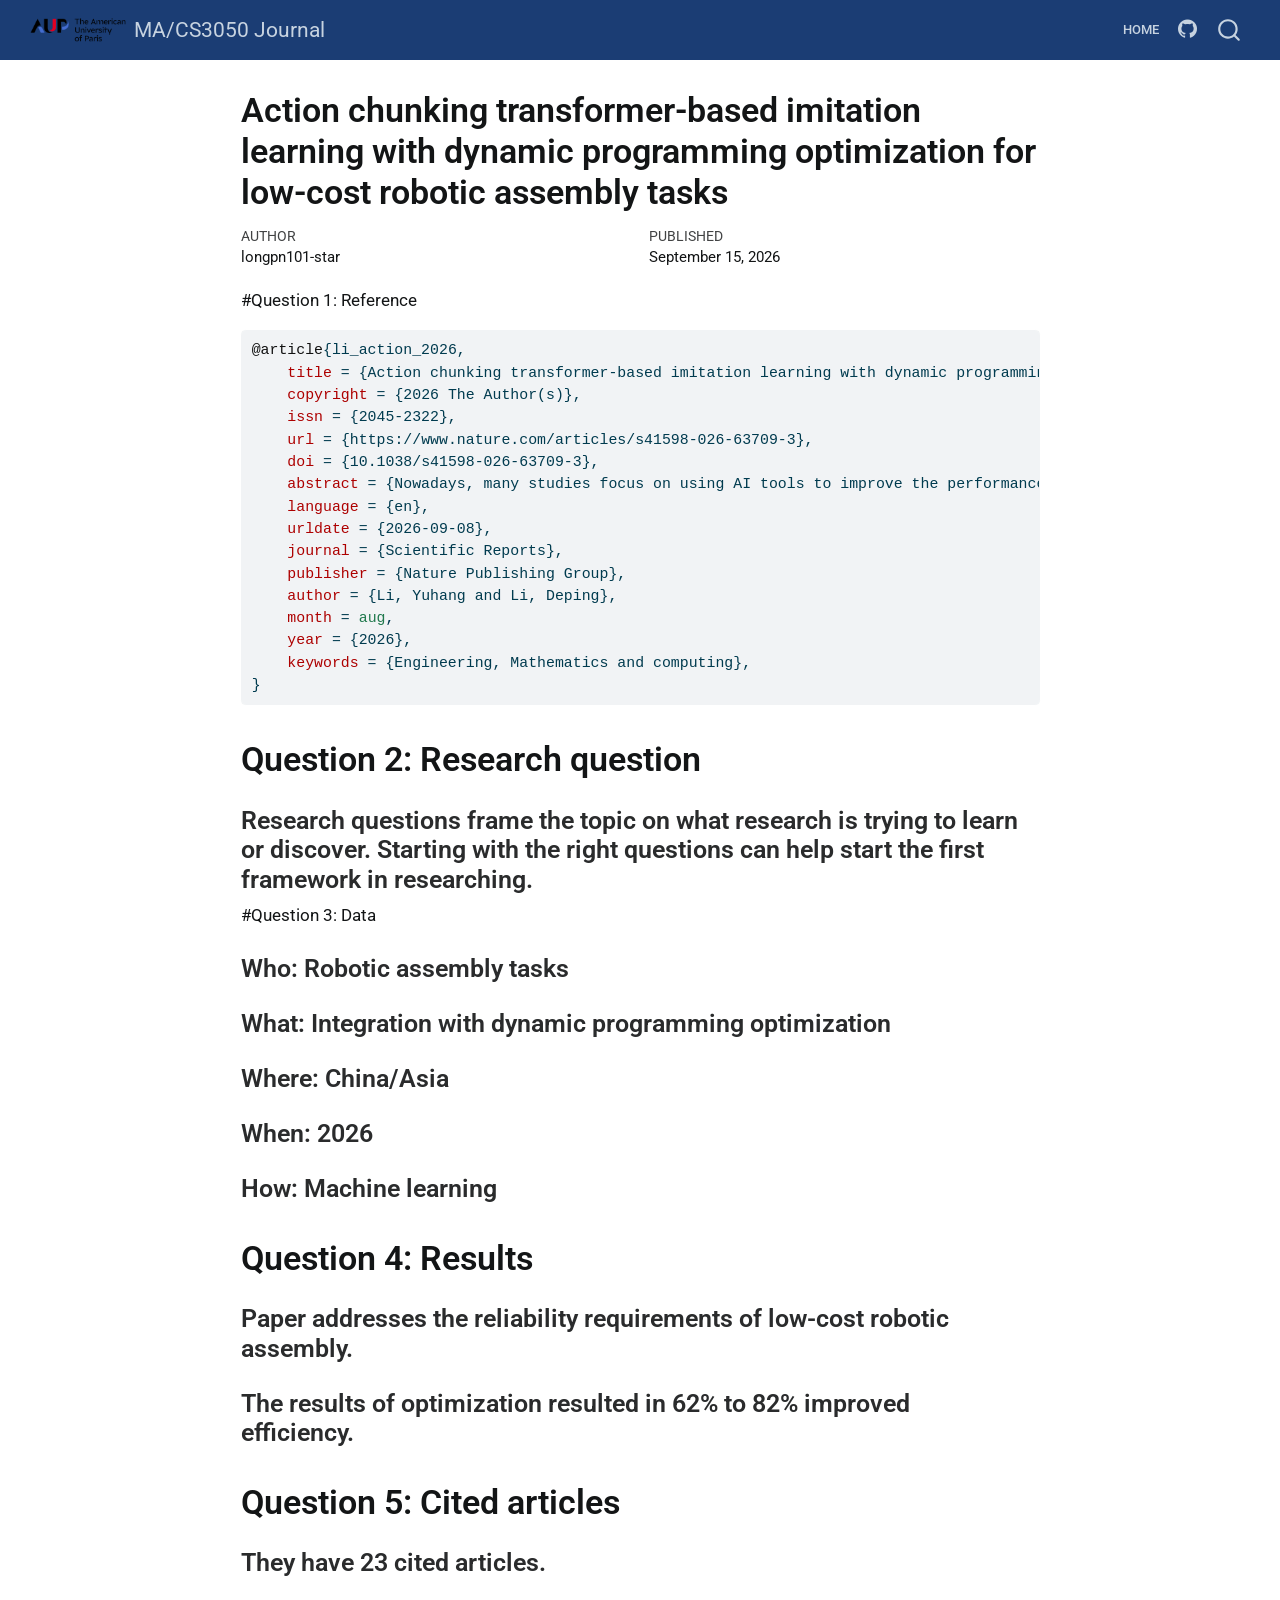
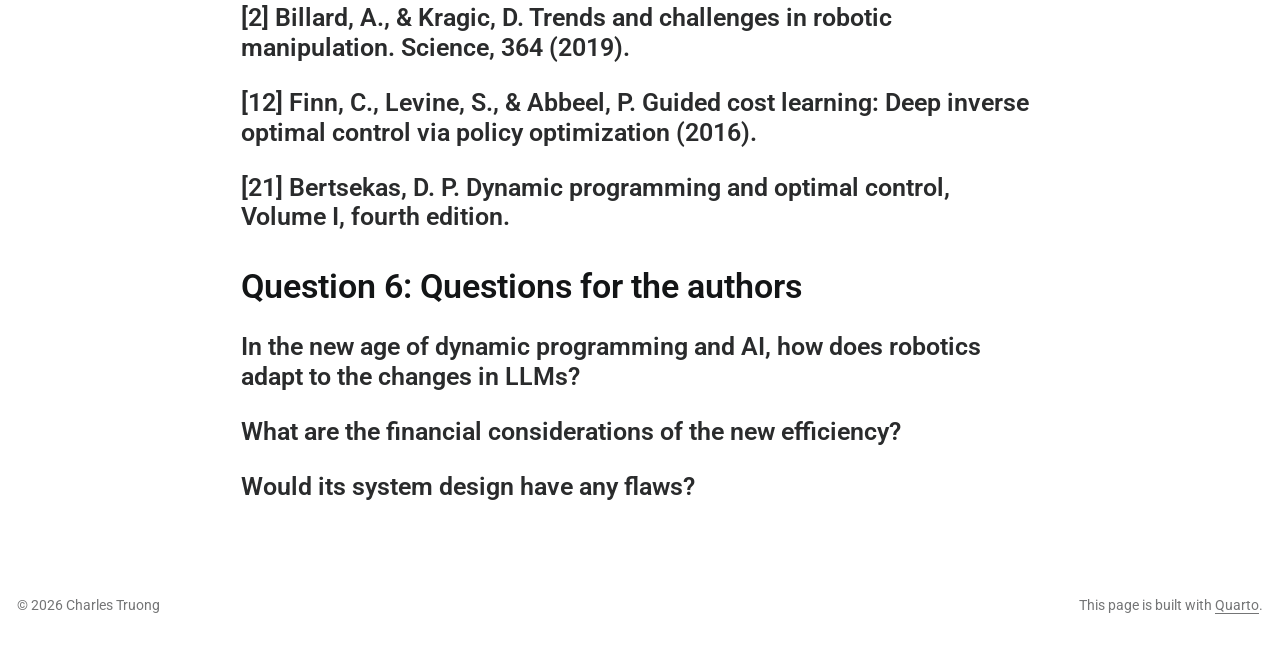
<file: summaries/79-article-summary.html>
<!DOCTYPE html>
<html xmlns="http://www.w3.org/1999/xhtml" lang="en" xml:lang="en"><head>

<meta charset="utf-8">
<meta name="generator" content="quarto-1.10.18">

<meta name="viewport" content="width=device-width, initial-scale=1.0, user-scalable=yes">

<meta name="author" content="longpn101-star">
<meta name="dcterms.date" content="2026-09-15">

<title>Action chunking transformer-based imitation learning with dynamic programming optimization for low-cost robotic assembly tasks – MA/CS3050 Journal</title>
<style>
/* Default styles provided by pandoc.
** See https://pandoc.org/MANUAL.html#variables-for-html for config info.
*/
span.smallcaps{font-variant: small-caps;}
div.columns{display: flex; gap: 1.5em;}
div.column{flex: auto;}
@media screen {
div.columns{gap: min(4vw, 1.5em);}
div.column{overflow-x: auto;}
}
div.hanging-indent{margin-left: 1.5em; text-indent: -1.5em;}
ul.task-list{list-style: none;}
ul.task-list li input[type="checkbox"] {
  width: 0.8em;
  margin: 0 0.8em 0.2em -1em; /* quarto-specific, see https://github.com/quarto-dev/quarto-cli/issues/4556 */ 
  vertical-align: middle;
}
/* CSS for syntax highlighting */
html { -webkit-text-size-adjust: 100%; }
pre > code.sourceCode { white-space: pre; position: relative; }
pre > code.sourceCode > span { display: inline-block; line-height: 1.25; }
pre > code.sourceCode > span:empty { height: 1.2em; }
.sourceCode { overflow: visible; }
code.sourceCode > span { color: inherit; text-decoration: inherit; }
div.sourceCode { margin: 1em 0; }
pre.sourceCode { margin: 0; }
@media screen {
div.sourceCode { overflow: auto; }
}
@media print {
pre > code.sourceCode { white-space: pre-wrap; }
pre > code.sourceCode > span { text-indent: -5em; padding-left: 5em; }
}
pre.numberSource code
  { counter-reset: source-line 0; }
pre.numberSource code > span
  { position: relative; left: -4em; counter-increment: source-line; }
pre.numberSource code > span > a:first-child::before
  { content: counter(source-line);
    position: relative; left: -1em; text-align: right; vertical-align: baseline;
    border: none; display: inline-block;
    -webkit-touch-callout: none; -webkit-user-select: none;
    -khtml-user-select: none; -moz-user-select: none;
    -ms-user-select: none; user-select: none;
    padding: 0 4px; width: 4em;
  }
pre.numberSource { margin-left: 3em;  padding-left: 4px; }
div.sourceCode
  {   }
@media screen {
pre > code.sourceCode > span > a:first-child::before { text-decoration: underline; }
}
</style>


<script src="../site_libs/quarto-nav/quarto-nav.js"></script>
<script src="../site_libs/quarto-nav/headroom.min.js"></script>
<script src="../site_libs/clipboard/clipboard.min.js"></script>
<script src="../site_libs/quarto-search/autocomplete.umd.js"></script>
<script src="../site_libs/quarto-search/fuse.min.js"></script>
<script src="../site_libs/quarto-search/quarto-search.js"></script>
<meta name="quarto:offset" content="../">
<link href="../images/aup-logo.png" rel="icon" type="image/png">
<script src="../site_libs/quarto-html/quarto.js" type="module"></script>
<script src="../site_libs/quarto-html/tabsets/tabsets.js" type="module"></script>
<script src="../site_libs/quarto-html/popper.min.js"></script>
<script src="../site_libs/quarto-html/tippy.umd.min.js"></script>
<script src="../site_libs/quarto-html/anchor.min.js"></script>
<link href="../site_libs/quarto-html/tippy.css" rel="stylesheet">
<link href="../site_libs/quarto-html/quarto-syntax-highlighting-64a204ab8560d761af7679ceaba22944.css" rel="stylesheet" class="quarto-color-scheme" id="quarto-text-highlighting-styles">
<link href="../site_libs/quarto-html/quarto-syntax-highlighting-dark-b85bc7c33db8c58e0ec93c3465666fed.css" rel="stylesheet" class="quarto-color-scheme quarto-color-alternate" id="quarto-text-highlighting-styles">
<link href="../site_libs/quarto-html/quarto-syntax-highlighting-64a204ab8560d761af7679ceaba22944.css" rel="stylesheet" class="quarto-color-scheme-extra" id="quarto-text-highlighting-styles">
<script src="../site_libs/bootstrap/bootstrap.min.js"></script>
<link href="../site_libs/bootstrap/bootstrap-icons.css" rel="stylesheet">
<link href="../site_libs/bootstrap/bootstrap-48943c3bb02edcb81985f474e0db1d20.min.css" rel="stylesheet" append-hash="true" class="quarto-color-scheme" id="quarto-bootstrap" data-mode="light">
<link href="../site_libs/bootstrap/bootstrap-dark-883999abfb481709a6fbf971b305d28c.min.css" rel="stylesheet" append-hash="true" class="quarto-color-scheme quarto-color-alternate" id="quarto-bootstrap" data-mode="light">
<link href="../site_libs/bootstrap/bootstrap-48943c3bb02edcb81985f474e0db1d20.min.css" rel="stylesheet" append-hash="true" class="quarto-color-scheme-extra" id="quarto-bootstrap" data-mode="light">
<script id="quarto-search-options" type="application/json">{
  "location": "navbar",
  "copy-button": false,
  "collapse-after": 3,
  "panel-placement": "end",
  "type": "overlay",
  "limit": 50,
  "keyboard-shortcut": [
    "f",
    "/",
    "s"
  ],
  "show-item-context": false,
  "language": {
    "search-no-results-text": "No results",
    "search-matching-documents-text": "matching documents",
    "search-copy-link-title": "Copy link to search",
    "search-hide-matches-text": "Hide additional matches",
    "search-more-match-text": "more match in this document",
    "search-more-matches-text": "more matches in this document",
    "search-clear-button-title": "Clear",
    "search-text-placeholder": "",
    "search-detached-cancel-button-title": "Cancel",
    "search-submit-button-title": "Submit",
    "search-label": "Search"
  }
}</script>


</head>

<body class="nav-fixed fullcontent quarto-light">

<div id="quarto-search-results"></div>
  <header id="quarto-header" class="headroom fixed-top">
    <nav class="navbar navbar-expand-lg " data-bs-theme="dark">
      <div class="navbar-container container-fluid">
      <div class="navbar-brand-container mx-auto">
    <a href="../index.html" class="navbar-brand navbar-brand-logo">
    <img src="../images/aup-logo.png" alt="" class="navbar-logo light-content">
    <img src="../images/aup-logo.png" alt="" class="navbar-logo dark-content">
    </a>
    <a class="navbar-brand" href="../index.html">
    <span class="navbar-title">MA/CS3050 Journal</span>
    </a>
  </div>
            <div id="quarto-search" class="" title="Search"></div>
          <button class="navbar-toggler" type="button" data-bs-toggle="collapse" data-bs-target="#navbarCollapse" aria-controls="navbarCollapse" role="menu" aria-expanded="false" aria-label="Toggle navigation" onclick="if (window.quartoToggleHeadroom) { window.quartoToggleHeadroom(); }">
  <span class="navbar-toggler-icon"></span>
</button>
          <div class="collapse navbar-collapse" id="navbarCollapse">
            <ul class="navbar-nav navbar-nav-scroll ms-auto">
  <li class="nav-item">
    <a class="nav-link" href="../index.html"> 
<span class="menu-text">Home</span></a>
  </li>  
  <li class="nav-item compact">
    <a class="nav-link" href="https://github.com/deepcharles/macs3050-journal"> <i class="bi bi-github" role="img" aria-label="GitHub repository">
</i> 
<span class="menu-text"></span></a>
  </li>  
</ul>
          </div> <!-- /navcollapse -->
            <div class="quarto-navbar-tools">
</div>
      </div> <!-- /container-fluid -->
    </nav>
</header>
<!-- content -->
<div id="quarto-content" class="quarto-container page-columns page-rows-contents page-layout-article page-navbar">
<!-- sidebar -->
<!-- margin-sidebar -->
    
<!-- main -->
<main class="content" id="quarto-document-content">

<header id="title-block-header" class="quarto-title-block default">
<div class="quarto-title">
<h1 class="title">Action chunking transformer-based imitation learning with dynamic programming optimization for low-cost robotic assembly tasks</h1>
</div>



<div class="quarto-title-meta">

    <div>
    <div class="quarto-title-meta-heading">Author</div>
    <div class="quarto-title-meta-contents">
             <p>longpn101-star </p>
          </div>
  </div>
    
    <div>
    <div class="quarto-title-meta-heading">Published</div>
    <div class="quarto-title-meta-contents">
      <p class="date">September 15, 2026</p>
    </div>
  </div>
  
    
  </div>
  


</header>


<p>#Question 1: Reference</p>
<div class="code-copy-outer-scaffold"><div class="sourceCode" id="cb1"><pre class="sourceCode bibtex code-with-copy"><code class="sourceCode bibtex"><span id="cb1-1"><a href="#cb1-1" aria-hidden="true" tabindex="-1"></a><span class="va">@article</span>{<span class="ot">li_action_2026</span>,</span>
<span id="cb1-2"><a href="#cb1-2" aria-hidden="true" tabindex="-1"></a>    <span class="dt">title</span> = {Action chunking transformer-based imitation learning with dynamic programming optimization for low-cost robotic assembly tasks},</span>
<span id="cb1-3"><a href="#cb1-3" aria-hidden="true" tabindex="-1"></a>    <span class="dt">copyright</span> = {2026 The Author(s)},</span>
<span id="cb1-4"><a href="#cb1-4" aria-hidden="true" tabindex="-1"></a>    <span class="dt">issn</span> = {2045-2322},</span>
<span id="cb1-5"><a href="#cb1-5" aria-hidden="true" tabindex="-1"></a>    <span class="dt">url</span> = {https://www.nature.com/articles/s41598-026-63709-3},</span>
<span id="cb1-6"><a href="#cb1-6" aria-hidden="true" tabindex="-1"></a>    <span class="dt">doi</span> = {10.1038/s41598-026-63709-3},</span>
<span id="cb1-7"><a href="#cb1-7" aria-hidden="true" tabindex="-1"></a>    <span class="dt">abstract</span> = {Nowadays, many studies focus on using AI tools to improve the performance of manipulators in fields such as assembly. One popular approach is the Action Chunking Transformer (ACT), which enables robots to execute assembly tasks more efficiently. However, this method still faces challenges in achieving reliable assembly performance, particularly for low-cost manipulators with limited mechanical repeatability. To address this issue, this paper proposes a novel Dynamic Programming–based Action Chunking Transformer (DP-ACT) framework. By integrating dynamic programming into the ACT inference chain, the method provides local trajectory correction while maintaining the implemented control-loop frequency. The proposed framework was implemented on a low-cost SO100 robotic manipulator equipped with Feetech actuators and evaluated through a three-stage precision-oriented assembly task. A total of 160 teleoperated demonstrations were collected for offline training, and 100 assembly trials were conducted for evaluation. Experimental results indicate that DP-ACT increases the assembly success rate from 62<span class="ch">\%</span> to 82<span class="ch">\%</span> and significantly improves trajectory efficiency while maintaining comparable task completion times.},</span>
<span id="cb1-8"><a href="#cb1-8" aria-hidden="true" tabindex="-1"></a>    <span class="dt">language</span> = {en},</span>
<span id="cb1-9"><a href="#cb1-9" aria-hidden="true" tabindex="-1"></a>    <span class="dt">urldate</span> = {2026-09-08},</span>
<span id="cb1-10"><a href="#cb1-10" aria-hidden="true" tabindex="-1"></a>    <span class="dt">journal</span> = {Scientific Reports},</span>
<span id="cb1-11"><a href="#cb1-11" aria-hidden="true" tabindex="-1"></a>    <span class="dt">publisher</span> = {Nature Publishing Group},</span>
<span id="cb1-12"><a href="#cb1-12" aria-hidden="true" tabindex="-1"></a>    <span class="dt">author</span> = {Li, Yuhang and Li, Deping},</span>
<span id="cb1-13"><a href="#cb1-13" aria-hidden="true" tabindex="-1"></a>    <span class="dt">month</span> = <span class="st">aug</span>,</span>
<span id="cb1-14"><a href="#cb1-14" aria-hidden="true" tabindex="-1"></a>    <span class="dt">year</span> = {2026},</span>
<span id="cb1-15"><a href="#cb1-15" aria-hidden="true" tabindex="-1"></a>    <span class="dt">keywords</span> = {Engineering, Mathematics and computing},</span>
<span id="cb1-16"><a href="#cb1-16" aria-hidden="true" tabindex="-1"></a>}</span></code></pre></div><button title="Copy to Clipboard" class="code-copy-button"><i class="bi"></i></button></div>
<section id="question-2-research-question" class="level1">
<h1>Question 2: Research question</h1>
<section id="research-questions-frame-the-topic-on-what-research-is-trying-to-learn-or-discover.-starting-with-the-right-questions-can-help-start-the-first-framework-in-researching." class="level3">
<h3 class="anchored" data-anchor-id="research-questions-frame-the-topic-on-what-research-is-trying-to-learn-or-discover.-starting-with-the-right-questions-can-help-start-the-first-framework-in-researching.">Research questions frame the topic on what research is trying to learn or discover. Starting with the right questions can help start the first framework in researching.</h3>
<p>#Question 3: Data</p>
</section>
<section id="who-robotic-assembly-tasks" class="level3">
<h3 class="anchored" data-anchor-id="who-robotic-assembly-tasks">Who: Robotic assembly tasks</h3>
</section>
<section id="what-integration-with-dynamic-programming-optimization" class="level3">
<h3 class="anchored" data-anchor-id="what-integration-with-dynamic-programming-optimization">What: Integration with dynamic programming optimization</h3>
</section>
<section id="where-chinaasia" class="level3">
<h3 class="anchored" data-anchor-id="where-chinaasia">Where: China/Asia</h3>
</section>
<section id="when-2026" class="level3">
<h3 class="anchored" data-anchor-id="when-2026">When: 2026</h3>
</section>
<section id="how-machine-learning" class="level3">
<h3 class="anchored" data-anchor-id="how-machine-learning">How: Machine learning</h3>
</section>
</section>
<section id="question-4-results" class="level1">
<h1>Question 4: Results</h1>
<section id="paper-addresses-the-reliability-requirements-of-low-cost-robotic-assembly." class="level3">
<h3 class="anchored" data-anchor-id="paper-addresses-the-reliability-requirements-of-low-cost-robotic-assembly.">Paper addresses the reliability requirements of low-cost robotic assembly.</h3>
</section>
<section id="the-results-of-optimization-resulted-in-62-to-82-improved-efficiency." class="level3">
<h3 class="anchored" data-anchor-id="the-results-of-optimization-resulted-in-62-to-82-improved-efficiency.">The results of optimization resulted in 62% to 82% improved efficiency.</h3>
</section>
</section>
<section id="question-5-cited-articles" class="level1">
<h1>Question 5: Cited articles</h1>
<section id="they-have-23-cited-articles." class="level3">
<h3 class="anchored" data-anchor-id="they-have-23-cited-articles.">They have 23 cited articles.</h3>
</section>
<section id="billard-a.-kragic-d.-trends-and-challenges-in-robotic-manipulation.-science-364-2019." class="level3">
<h3 class="anchored" data-anchor-id="billard-a.-kragic-d.-trends-and-challenges-in-robotic-manipulation.-science-364-2019.">[2] Billard, A., &amp; Kragic, D. Trends and challenges in robotic manipulation. Science, 364 (2019).</h3>
</section>
<section id="finn-c.-levine-s.-abbeel-p.-guided-cost-learning-deep-inverse-optimal-control-via-policy-optimization-2016." class="level3">
<h3 class="anchored" data-anchor-id="finn-c.-levine-s.-abbeel-p.-guided-cost-learning-deep-inverse-optimal-control-via-policy-optimization-2016.">[12] Finn, C., Levine, S., &amp; Abbeel, P. Guided cost learning: Deep inverse optimal control via policy optimization (2016).</h3>
</section>
<section id="bertsekas-d.-p.-dynamic-programming-and-optimal-control-volume-i-fourth-edition." class="level3">
<h3 class="anchored" data-anchor-id="bertsekas-d.-p.-dynamic-programming-and-optimal-control-volume-i-fourth-edition.">[21] Bertsekas, D. P. Dynamic programming and optimal control, Volume I, fourth edition.</h3>
</section>
</section>
<section id="question-6-questions-for-the-authors" class="level1">
<h1>Question 6: Questions for the authors</h1>
<section id="in-the-new-age-of-dynamic-programming-and-ai-how-does-robotics-adapt-to-the-changes-in-llms" class="level3">
<h3 class="anchored" data-anchor-id="in-the-new-age-of-dynamic-programming-and-ai-how-does-robotics-adapt-to-the-changes-in-llms">In the new age of dynamic programming and AI, how does robotics adapt to the changes in LLMs?</h3>
</section>
<section id="what-are-the-financial-considerations-of-the-new-efficiency" class="level3">
<h3 class="anchored" data-anchor-id="what-are-the-financial-considerations-of-the-new-efficiency">What are the financial considerations of the new efficiency?</h3>
</section>
<section id="would-its-system-design-have-any-flaws" class="level3">
<h3 class="anchored" data-anchor-id="would-its-system-design-have-any-flaws">Would its system design have any flaws?</h3>


</section>
</section>

</main> <!-- /main -->
<script id="quarto-html-after-body" type="application/javascript">
  window.document.addEventListener("DOMContentLoaded", function (event) {
    const icon = "";
    const anchorJS = new window.AnchorJS();
    anchorJS.options = {
      placement: 'right',
      icon: icon
    };
    anchorJS.add('.anchored');
    const isCodeAnnotation = (el) => {
      for (const clz of el.classList) {
        if (clz.startsWith('code-annotation-')) {                     
          return true;
        }
      }
      return false;
    }
    const onCopySuccess = function(e) {
      // button target
      const button = e.trigger;
      // don't keep focus
      button.blur();
      // flash "checked"
      button.classList.add('code-copy-button-checked');
      var currentTitle = button.getAttribute("title");
      button.setAttribute("title", "Copied!");
      let tooltip;
      if (window.bootstrap) {
        button.setAttribute("data-bs-toggle", "tooltip");
        button.setAttribute("data-bs-placement", "left");
        button.setAttribute("data-bs-title", "Copied!");
        tooltip = new bootstrap.Tooltip(button, 
          { trigger: "manual", 
            customClass: "code-copy-button-tooltip",
            offset: [0, -8]});
        tooltip.show();    
      }
      setTimeout(function() {
        if (tooltip) {
          tooltip.hide();
          button.removeAttribute("data-bs-title");
          button.removeAttribute("data-bs-toggle");
          button.removeAttribute("data-bs-placement");
        }
        button.setAttribute("title", currentTitle);
        button.classList.remove('code-copy-button-checked');
      }, 1000);
      // clear code selection
      e.clearSelection();
    }
    const getTextToCopy = function(trigger) {
      const outerScaffold = trigger.parentElement.cloneNode(true);
      const codeEl = outerScaffold.querySelector('code');
      for (const childEl of codeEl.children) {
        if (isCodeAnnotation(childEl)) {
          childEl.remove();
        }
      }
      return codeEl.innerText;
    }
    const clipboard = new window.ClipboardJS('.code-copy-button:not([data-in-quarto-modal])', {
      text: getTextToCopy
    });
    clipboard.on('success', onCopySuccess);
    if (window.document.getElementById('quarto-embedded-source-code-modal')) {
      const clipboardModal = new window.ClipboardJS('.code-copy-button[data-in-quarto-modal]', {
        text: getTextToCopy,
        container: window.document.getElementById('quarto-embedded-source-code-modal')
      });
      clipboardModal.on('success', onCopySuccess);
    }
      var localhostRegex = new RegExp(/^(?:http|https):\/\/localhost\:?[0-9]*\//);
      var mailtoRegex = new RegExp(/^mailto:/);
        var filterRegex = new RegExp("https:\/\/deepcharles\.github\.io\/macs3050-journal\/");
      var isInternal = (href) => {
          return filterRegex.test(href) || localhostRegex.test(href) || mailtoRegex.test(href);
      }
      // Inspect non-navigation links and adorn them if external
     var links = window.document.querySelectorAll('a[href]:not(.nav-link):not(.navbar-brand):not(.toc-action):not(.sidebar-link):not(.sidebar-item-toggle):not(.pagination-link):not(.no-external):not([aria-hidden]):not(.dropdown-item):not(.quarto-navigation-tool):not(.about-link)');
      for (var i=0; i<links.length; i++) {
        const link = links[i];
        if (!isInternal(link.href)) {
          // undo the damage that might have been done by quarto-nav.js in the case of
          // links that we want to consider external
          if (link.dataset.originalHref !== undefined) {
            link.href = link.dataset.originalHref;
          }
        }
      }
    function tippyHover(el, contentFn, onTriggerFn, onUntriggerFn) {
      const config = {
        allowHTML: true,
        maxWidth: 500,
        delay: 100,
        arrow: false,
        appendTo: function(el) {
            return el.parentElement;
        },
        interactive: true,
        interactiveBorder: 10,
        theme: 'quarto',
        placement: 'bottom-start',
      };
      if (contentFn) {
        config.content = contentFn;
      }
      if (onTriggerFn) {
        config.onTrigger = onTriggerFn;
      }
      if (onUntriggerFn) {
        config.onUntrigger = onUntriggerFn;
      }
      window.tippy(el, config); 
    }
    const noterefs = window.document.querySelectorAll('a[role="doc-noteref"]');
    for (var i=0; i<noterefs.length; i++) {
      const ref = noterefs[i];
      tippyHover(ref, function() {
        // use id or data attribute instead here
        let href = ref.getAttribute('data-footnote-href') || ref.getAttribute('href');
        try { href = new URL(href).hash; } catch {}
        const id = href.replace(/^#\/?/, "");
        const note = window.document.getElementById(id);
        if (note) {
          return note.innerHTML;
        } else {
          return "";
        }
      });
    }
    const xrefs = window.document.querySelectorAll('a.quarto-xref');
    const processXRef = (id, note) => {
      // Strip column container classes
      const stripColumnClz = (el) => {
        el.classList.remove("page-full", "page-columns");
        if (el.children) {
          for (const child of el.children) {
            stripColumnClz(child);
          }
        }
      }
      stripColumnClz(note)
      if (id === null || id.startsWith('sec-')) {
        // Special case sections, only their first couple elements
        const container = document.createElement("div");
        if (note.children && note.children.length > 2) {
          container.appendChild(note.children[0].cloneNode(true));
          for (let i = 1; i < note.children.length; i++) {
            const child = note.children[i];
            if (child.tagName === "P" && child.innerText === "") {
              continue;
            } else {
              container.appendChild(child.cloneNode(true));
              break;
            }
          }
          if (window.Quarto?.typesetMath) {
            window.Quarto.typesetMath(container);
          }
          return container.innerHTML
        } else {
          if (window.Quarto?.typesetMath) {
            window.Quarto.typesetMath(note);
          }
          return note.innerHTML;
        }
      } else {
        // Remove any anchor links if they are present
        const anchorLink = note.querySelector('a.anchorjs-link');
        if (anchorLink) {
          anchorLink.remove();
        }
        if (window.Quarto?.typesetMath) {
          window.Quarto.typesetMath(note);
        }
        if (note.classList.contains("callout")) {
          return note.outerHTML;
        } else {
          return note.innerHTML;
        }
      }
    }
    for (var i=0; i<xrefs.length; i++) {
      const xref = xrefs[i];
      tippyHover(xref, undefined, function(instance) {
        instance.disable();
        let url = xref.getAttribute('href');
        let hash = undefined; 
        if (url.startsWith('#')) {
          hash = url;
        } else {
          try { hash = new URL(url).hash; } catch {}
        }
        if (hash) {
          const id = hash.replace(/^#\/?/, "");
          const note = window.document.getElementById(id);
          if (note !== null) {
            try {
              const html = processXRef(id, note.cloneNode(true));
              instance.setContent(html);
            } finally {
              instance.enable();
              instance.show();
            }
          } else {
            // See if we can fetch this
            fetch(url.split('#')[0])
            .then(res => res.text())
            .then(html => {
              const parser = new DOMParser();
              const htmlDoc = parser.parseFromString(html, "text/html");
              const note = htmlDoc.getElementById(id);
              if (note !== null) {
                const html = processXRef(id, note);
                instance.setContent(html);
              } 
            }).finally(() => {
              instance.enable();
              instance.show();
            });
          }
        } else {
          // See if we can fetch a full url (with no hash to target)
          // This is a special case and we should probably do some content thinning / targeting
          fetch(url)
          .then(res => res.text())
          .then(html => {
            const parser = new DOMParser();
            const htmlDoc = parser.parseFromString(html, "text/html");
            const note = htmlDoc.querySelector('main.content');
            if (note !== null) {
              // This should only happen for chapter cross references
              // (since there is no id in the URL)
              // remove the first header
              if (note.children.length > 0 && note.children[0].tagName === "HEADER") {
                note.children[0].remove();
              }
              const html = processXRef(null, note);
              instance.setContent(html);
            } 
          }).finally(() => {
            instance.enable();
            instance.show();
          });
        }
      }, function(instance) {
      });
    }
        let selectedAnnoteEl;
        const selectorForAnnotation = ( cell, annotation) => {
          let cellAttr = 'data-code-cell="' + cell + '"';
          let lineAttr = 'data-code-annotation="' +  annotation + '"';
          const selector = 'span[' + cellAttr + '][' + lineAttr + ']';
          return selector;
        }
        const selectCodeLines = (annoteEl) => {
          const doc = window.document;
          const targetCell = annoteEl.getAttribute("data-target-cell");
          const targetAnnotation = annoteEl.getAttribute("data-target-annotation");
          const annoteSpan = window.document.querySelector(selectorForAnnotation(targetCell, targetAnnotation));
          const lines = annoteSpan.getAttribute("data-code-lines").split(",");
          const lineIds = lines.map((line) => {
            return targetCell + "-" + line;
          })
          let top = null;
          let height = null;
          let parent = null;
          if (lineIds.length > 0) {
              //compute the position of the single el (top and bottom and make a div)
              const el = window.document.getElementById(lineIds[0]);
              top = el.offsetTop;
              height = el.offsetHeight;
              parent = el.parentElement.parentElement;
            if (lineIds.length > 1) {
              const lastEl = window.document.getElementById(lineIds[lineIds.length - 1]);
              const bottom = lastEl.offsetTop + lastEl.offsetHeight;
              height = bottom - top;
            }
            if (top !== null && height !== null && parent !== null) {
              // cook up a div (if necessary) and position it 
              let div = window.document.getElementById("code-annotation-line-highlight");
              if (div === null) {
                div = window.document.createElement("div");
                div.setAttribute("id", "code-annotation-line-highlight");
                div.style.position = 'absolute';
                parent.appendChild(div);
              }
              div.style.top = top - 2 + "px";
              div.style.height = height + 4 + "px";
              div.style.left = 0;
              let gutterDiv = window.document.getElementById("code-annotation-line-highlight-gutter");
              if (gutterDiv === null) {
                gutterDiv = window.document.createElement("div");
                gutterDiv.setAttribute("id", "code-annotation-line-highlight-gutter");
                gutterDiv.style.position = 'absolute';
                const codeCell = window.document.getElementById(targetCell);
                const gutter = codeCell.querySelector('.code-annotation-gutter');
                gutter.appendChild(gutterDiv);
              }
              gutterDiv.style.top = top - 2 + "px";
              gutterDiv.style.height = height + 4 + "px";
            }
            selectedAnnoteEl = annoteEl;
          }
        };
        const unselectCodeLines = () => {
          const elementsIds = ["code-annotation-line-highlight", "code-annotation-line-highlight-gutter"];
          elementsIds.forEach((elId) => {
            const div = window.document.getElementById(elId);
            if (div) {
              div.remove();
            }
          });
          selectedAnnoteEl = undefined;
        };
          // Handle positioning of the toggle
      window.addEventListener(
        "resize",
        throttle(() => {
          elRect = undefined;
          if (selectedAnnoteEl) {
            selectCodeLines(selectedAnnoteEl);
          }
        }, 10)
      );
      function throttle(fn, ms) {
      let throttle = false;
      let timer;
        return (...args) => {
          if(!throttle) { // first call gets through
              fn.apply(this, args);
              throttle = true;
          } else { // all the others get throttled
              if(timer) clearTimeout(timer); // cancel #2
              timer = setTimeout(() => {
                fn.apply(this, args);
                timer = throttle = false;
              }, ms);
          }
        };
      }
        // Attach click handler to the DT
        const annoteDls = window.document.querySelectorAll('dt[data-target-cell]');
        for (const annoteDlNode of annoteDls) {
          annoteDlNode.addEventListener('click', (event) => {
            const clickedEl = event.target;
            if (clickedEl !== selectedAnnoteEl) {
              unselectCodeLines();
              const activeEl = window.document.querySelector('dt[data-target-cell].code-annotation-active');
              if (activeEl) {
                activeEl.classList.remove('code-annotation-active');
              }
              selectCodeLines(clickedEl);
              clickedEl.classList.add('code-annotation-active');
            } else {
              // Unselect the line
              unselectCodeLines();
              clickedEl.classList.remove('code-annotation-active');
            }
          });
        }
    const findCites = (el) => {
      const parentEl = el.parentElement;
      if (parentEl) {
        const cites = parentEl.dataset.cites;
        if (cites) {
          return {
            el,
            cites: cites.split(' ')
          };
        } else {
          return findCites(el.parentElement)
        }
      } else {
        return undefined;
      }
    };
    var bibliorefs = window.document.querySelectorAll('a[role="doc-biblioref"]');
    for (var i=0; i<bibliorefs.length; i++) {
      const ref = bibliorefs[i];
      const citeInfo = findCites(ref);
      if (citeInfo) {
        tippyHover(citeInfo.el, function() {
          var popup = window.document.createElement('div');
          citeInfo.cites.forEach(function(cite) {
            var citeDiv = window.document.createElement('div');
            citeDiv.classList.add('hanging-indent');
            citeDiv.classList.add('csl-entry');
            var biblioDiv = window.document.getElementById('ref-' + cite);
            if (biblioDiv) {
              citeDiv.innerHTML = biblioDiv.innerHTML;
            }
            popup.appendChild(citeDiv);
          });
          return popup.innerHTML;
        });
      }
    }
  });
  </script>
</div> <!-- /content -->
<footer class="footer">
  <div class="nav-footer">
    <div class="nav-footer-left">
<p>© 2026 Charles Truong</p>
</div>   
    <div class="nav-footer-center">
      &nbsp;
    </div>
    <div class="nav-footer-right">
<p>This page is built with <a href="https://quarto.org/">Quarto</a>.</p>
</div>
  </div>
</footer>




</body></html>
</file>
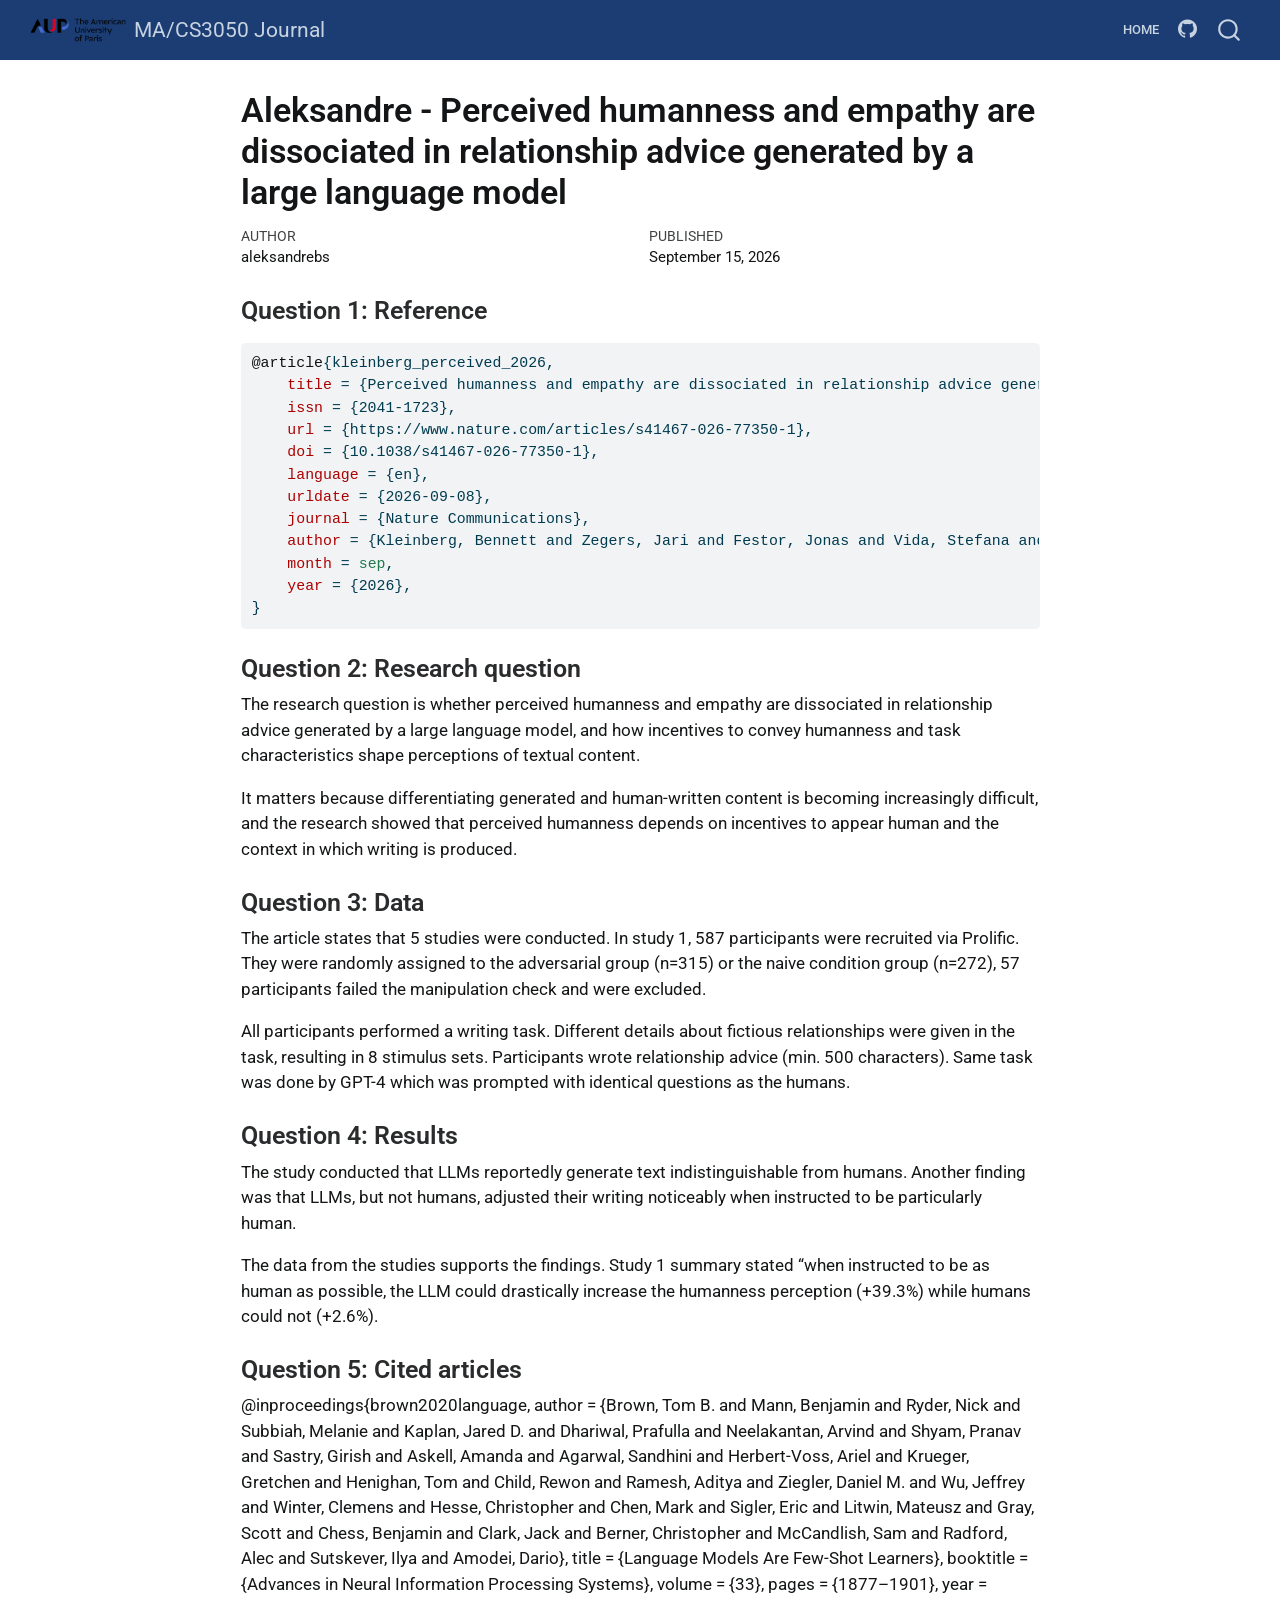
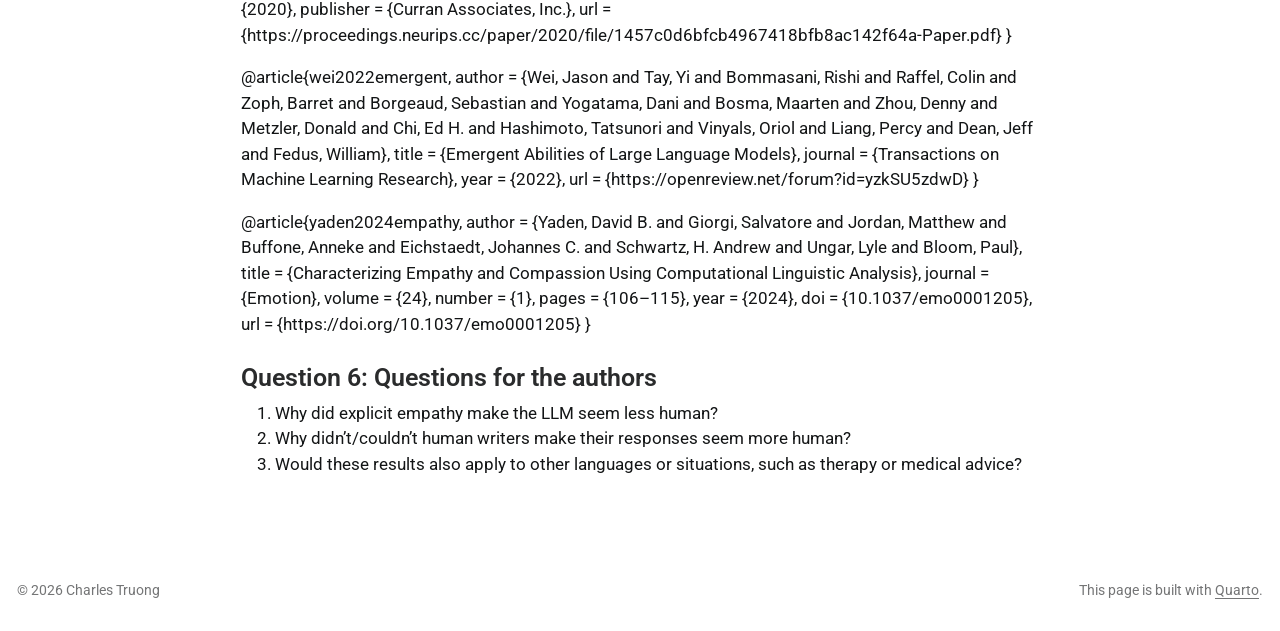
<file: summaries/80-article-summary.html>
<!DOCTYPE html>
<html xmlns="http://www.w3.org/1999/xhtml" lang="en" xml:lang="en"><head>

<meta charset="utf-8">
<meta name="generator" content="quarto-1.10.18">

<meta name="viewport" content="width=device-width, initial-scale=1.0, user-scalable=yes">

<meta name="author" content="aleksandrebs">
<meta name="dcterms.date" content="2026-09-15">

<title>Aleksandre - Perceived humanness and empathy are dissociated in relationship advice generated by a large language model – MA/CS3050 Journal</title>
<style>
/* Default styles provided by pandoc.
** See https://pandoc.org/MANUAL.html#variables-for-html for config info.
*/
span.smallcaps{font-variant: small-caps;}
div.columns{display: flex; gap: 1.5em;}
div.column{flex: auto;}
@media screen {
div.columns{gap: min(4vw, 1.5em);}
div.column{overflow-x: auto;}
}
div.hanging-indent{margin-left: 1.5em; text-indent: -1.5em;}
ul.task-list{list-style: none;}
ul.task-list li input[type="checkbox"] {
  width: 0.8em;
  margin: 0 0.8em 0.2em -1em; /* quarto-specific, see https://github.com/quarto-dev/quarto-cli/issues/4556 */ 
  vertical-align: middle;
}
/* CSS for syntax highlighting */
html { -webkit-text-size-adjust: 100%; }
pre > code.sourceCode { white-space: pre; position: relative; }
pre > code.sourceCode > span { display: inline-block; line-height: 1.25; }
pre > code.sourceCode > span:empty { height: 1.2em; }
.sourceCode { overflow: visible; }
code.sourceCode > span { color: inherit; text-decoration: inherit; }
div.sourceCode { margin: 1em 0; }
pre.sourceCode { margin: 0; }
@media screen {
div.sourceCode { overflow: auto; }
}
@media print {
pre > code.sourceCode { white-space: pre-wrap; }
pre > code.sourceCode > span { text-indent: -5em; padding-left: 5em; }
}
pre.numberSource code
  { counter-reset: source-line 0; }
pre.numberSource code > span
  { position: relative; left: -4em; counter-increment: source-line; }
pre.numberSource code > span > a:first-child::before
  { content: counter(source-line);
    position: relative; left: -1em; text-align: right; vertical-align: baseline;
    border: none; display: inline-block;
    -webkit-touch-callout: none; -webkit-user-select: none;
    -khtml-user-select: none; -moz-user-select: none;
    -ms-user-select: none; user-select: none;
    padding: 0 4px; width: 4em;
  }
pre.numberSource { margin-left: 3em;  padding-left: 4px; }
div.sourceCode
  {   }
@media screen {
pre > code.sourceCode > span > a:first-child::before { text-decoration: underline; }
}
</style>


<script src="../site_libs/quarto-nav/quarto-nav.js"></script>
<script src="../site_libs/quarto-nav/headroom.min.js"></script>
<script src="../site_libs/clipboard/clipboard.min.js"></script>
<script src="../site_libs/quarto-search/autocomplete.umd.js"></script>
<script src="../site_libs/quarto-search/fuse.min.js"></script>
<script src="../site_libs/quarto-search/quarto-search.js"></script>
<meta name="quarto:offset" content="../">
<link href="../images/aup-logo.png" rel="icon" type="image/png">
<script src="../site_libs/quarto-html/quarto.js" type="module"></script>
<script src="../site_libs/quarto-html/tabsets/tabsets.js" type="module"></script>
<script src="../site_libs/quarto-html/popper.min.js"></script>
<script src="../site_libs/quarto-html/tippy.umd.min.js"></script>
<script src="../site_libs/quarto-html/anchor.min.js"></script>
<link href="../site_libs/quarto-html/tippy.css" rel="stylesheet">
<link href="../site_libs/quarto-html/quarto-syntax-highlighting-64a204ab8560d761af7679ceaba22944.css" rel="stylesheet" class="quarto-color-scheme" id="quarto-text-highlighting-styles">
<link href="../site_libs/quarto-html/quarto-syntax-highlighting-dark-b85bc7c33db8c58e0ec93c3465666fed.css" rel="stylesheet" class="quarto-color-scheme quarto-color-alternate" id="quarto-text-highlighting-styles">
<link href="../site_libs/quarto-html/quarto-syntax-highlighting-64a204ab8560d761af7679ceaba22944.css" rel="stylesheet" class="quarto-color-scheme-extra" id="quarto-text-highlighting-styles">
<script src="../site_libs/bootstrap/bootstrap.min.js"></script>
<link href="../site_libs/bootstrap/bootstrap-icons.css" rel="stylesheet">
<link href="../site_libs/bootstrap/bootstrap-48943c3bb02edcb81985f474e0db1d20.min.css" rel="stylesheet" append-hash="true" class="quarto-color-scheme" id="quarto-bootstrap" data-mode="light">
<link href="../site_libs/bootstrap/bootstrap-dark-883999abfb481709a6fbf971b305d28c.min.css" rel="stylesheet" append-hash="true" class="quarto-color-scheme quarto-color-alternate" id="quarto-bootstrap" data-mode="light">
<link href="../site_libs/bootstrap/bootstrap-48943c3bb02edcb81985f474e0db1d20.min.css" rel="stylesheet" append-hash="true" class="quarto-color-scheme-extra" id="quarto-bootstrap" data-mode="light">
<script id="quarto-search-options" type="application/json">{
  "location": "navbar",
  "copy-button": false,
  "collapse-after": 3,
  "panel-placement": "end",
  "type": "overlay",
  "limit": 50,
  "keyboard-shortcut": [
    "f",
    "/",
    "s"
  ],
  "show-item-context": false,
  "language": {
    "search-no-results-text": "No results",
    "search-matching-documents-text": "matching documents",
    "search-copy-link-title": "Copy link to search",
    "search-hide-matches-text": "Hide additional matches",
    "search-more-match-text": "more match in this document",
    "search-more-matches-text": "more matches in this document",
    "search-clear-button-title": "Clear",
    "search-text-placeholder": "",
    "search-detached-cancel-button-title": "Cancel",
    "search-submit-button-title": "Submit",
    "search-label": "Search"
  }
}</script>


</head>

<body class="nav-fixed fullcontent quarto-light">

<div id="quarto-search-results"></div>
  <header id="quarto-header" class="headroom fixed-top">
    <nav class="navbar navbar-expand-lg " data-bs-theme="dark">
      <div class="navbar-container container-fluid">
      <div class="navbar-brand-container mx-auto">
    <a href="../index.html" class="navbar-brand navbar-brand-logo">
    <img src="../images/aup-logo.png" alt="" class="navbar-logo light-content">
    <img src="../images/aup-logo.png" alt="" class="navbar-logo dark-content">
    </a>
    <a class="navbar-brand" href="../index.html">
    <span class="navbar-title">MA/CS3050 Journal</span>
    </a>
  </div>
            <div id="quarto-search" class="" title="Search"></div>
          <button class="navbar-toggler" type="button" data-bs-toggle="collapse" data-bs-target="#navbarCollapse" aria-controls="navbarCollapse" role="menu" aria-expanded="false" aria-label="Toggle navigation" onclick="if (window.quartoToggleHeadroom) { window.quartoToggleHeadroom(); }">
  <span class="navbar-toggler-icon"></span>
</button>
          <div class="collapse navbar-collapse" id="navbarCollapse">
            <ul class="navbar-nav navbar-nav-scroll ms-auto">
  <li class="nav-item">
    <a class="nav-link" href="../index.html"> 
<span class="menu-text">Home</span></a>
  </li>  
  <li class="nav-item compact">
    <a class="nav-link" href="https://github.com/deepcharles/macs3050-journal"> <i class="bi bi-github" role="img" aria-label="GitHub repository">
</i> 
<span class="menu-text"></span></a>
  </li>  
</ul>
          </div> <!-- /navcollapse -->
            <div class="quarto-navbar-tools">
</div>
      </div> <!-- /container-fluid -->
    </nav>
</header>
<!-- content -->
<div id="quarto-content" class="quarto-container page-columns page-rows-contents page-layout-article page-navbar">
<!-- sidebar -->
<!-- margin-sidebar -->
    
<!-- main -->
<main class="content" id="quarto-document-content">

<header id="title-block-header" class="quarto-title-block default">
<div class="quarto-title">
<h1 class="title">Aleksandre - Perceived humanness and empathy are dissociated in relationship advice generated by a large language model</h1>
</div>



<div class="quarto-title-meta">

    <div>
    <div class="quarto-title-meta-heading">Author</div>
    <div class="quarto-title-meta-contents">
             <p>aleksandrebs </p>
          </div>
  </div>
    
    <div>
    <div class="quarto-title-meta-heading">Published</div>
    <div class="quarto-title-meta-contents">
      <p class="date">September 15, 2026</p>
    </div>
  </div>
  
    
  </div>
  


</header>


<section id="question-1-reference" class="level3">
<h3 class="anchored" data-anchor-id="question-1-reference">Question 1: Reference</h3>
<div class="code-copy-outer-scaffold"><div class="sourceCode" id="cb1"><pre class="sourceCode bibtex code-with-copy"><code class="sourceCode bibtex"><span id="cb1-1"><a href="#cb1-1" aria-hidden="true" tabindex="-1"></a><span class="va">@article</span>{<span class="ot">kleinberg_perceived_2026</span>,</span>
<span id="cb1-2"><a href="#cb1-2" aria-hidden="true" tabindex="-1"></a>    <span class="dt">title</span> = {Perceived humanness and empathy are dissociated in relationship advice generated by a large language model},</span>
<span id="cb1-3"><a href="#cb1-3" aria-hidden="true" tabindex="-1"></a>    <span class="dt">issn</span> = {2041-1723},</span>
<span id="cb1-4"><a href="#cb1-4" aria-hidden="true" tabindex="-1"></a>    <span class="dt">url</span> = {https://www.nature.com/articles/s41467-026-77350-1},</span>
<span id="cb1-5"><a href="#cb1-5" aria-hidden="true" tabindex="-1"></a>    <span class="dt">doi</span> = {10.1038/s41467-026-77350-1},</span>
<span id="cb1-6"><a href="#cb1-6" aria-hidden="true" tabindex="-1"></a>    <span class="dt">language</span> = {en},</span>
<span id="cb1-7"><a href="#cb1-7" aria-hidden="true" tabindex="-1"></a>    <span class="dt">urldate</span> = {2026-09-08},</span>
<span id="cb1-8"><a href="#cb1-8" aria-hidden="true" tabindex="-1"></a>    <span class="dt">journal</span> = {Nature Communications},</span>
<span id="cb1-9"><a href="#cb1-9" aria-hidden="true" tabindex="-1"></a>    <span class="dt">author</span> = {Kleinberg, Bennett and Zegers, Jari and Festor, Jonas and Vida, Stefana and Präsent, Julian and Loconte, Riccardo and Peereboom, Sanne},</span>
<span id="cb1-10"><a href="#cb1-10" aria-hidden="true" tabindex="-1"></a>    <span class="dt">month</span> = <span class="st">sep</span>,</span>
<span id="cb1-11"><a href="#cb1-11" aria-hidden="true" tabindex="-1"></a>    <span class="dt">year</span> = {2026},</span>
<span id="cb1-12"><a href="#cb1-12" aria-hidden="true" tabindex="-1"></a>}</span></code></pre></div><button title="Copy to Clipboard" class="code-copy-button"><i class="bi"></i></button></div>
</section>
<section id="question-2-research-question" class="level3">
<h3 class="anchored" data-anchor-id="question-2-research-question">Question 2: Research question</h3>
<p>The research question is whether perceived humanness and empathy are dissociated in relationship advice generated by a large language model, and how incentives to convey humanness and task characteristics shape perceptions of textual content.</p>
<p>It matters because differentiating generated and human-written content is becoming increasingly difficult, and the research showed that perceived humanness depends on incentives to appear human and the context in which writing is produced.</p>
</section>
<section id="question-3-data" class="level3">
<h3 class="anchored" data-anchor-id="question-3-data">Question 3: Data</h3>
<p>The article states that 5 studies were conducted. In study 1, 587 participants were recruited via Prolific. They were randomly assigned to the adversarial group (n=315) or the naive condition group (n=272), 57 participants failed the manipulation check and were excluded.</p>
<p>All participants performed a writing task. Different details about fictious relationships were given in the task, resulting in 8 stimulus sets. Participants wrote relationship advice (min. 500 characters). Same task was done by GPT-4 which was prompted with identical questions as the humans.</p>
</section>
<section id="question-4-results" class="level3">
<h3 class="anchored" data-anchor-id="question-4-results">Question 4: Results</h3>
<p>The study conducted that LLMs reportedly generate text indistinguishable from humans. Another finding was that LLMs, but not humans, adjusted their writing noticeably when instructed to be particularly human.</p>
<p>The data from the studies supports the findings. Study 1 summary stated “when instructed to be as human as possible, the LLM could drastically increase the humanness perception (+39.3%) while humans could not (+2.6%).</p>
</section>
<section id="question-5-cited-articles" class="level3">
<h3 class="anchored" data-anchor-id="question-5-cited-articles">Question 5: Cited articles</h3>
<p><span class="citation" data-cites="inproceedings">@inproceedings</span>{brown2020language, author = {Brown, Tom B. and Mann, Benjamin and Ryder, Nick and Subbiah, Melanie and Kaplan, Jared D. and Dhariwal, Prafulla and Neelakantan, Arvind and Shyam, Pranav and Sastry, Girish and Askell, Amanda and Agarwal, Sandhini and Herbert-Voss, Ariel and Krueger, Gretchen and Henighan, Tom and Child, Rewon and Ramesh, Aditya and Ziegler, Daniel M. and Wu, Jeffrey and Winter, Clemens and Hesse, Christopher and Chen, Mark and Sigler, Eric and Litwin, Mateusz and Gray, Scott and Chess, Benjamin and Clark, Jack and Berner, Christopher and McCandlish, Sam and Radford, Alec and Sutskever, Ilya and Amodei, Dario}, title = {Language Models Are Few-Shot Learners}, booktitle = {Advances in Neural Information Processing Systems}, volume = {33}, pages = {1877–1901}, year = {2020}, publisher = {Curran Associates, Inc.}, url = {https://proceedings.neurips.cc/paper/2020/file/1457c0d6bfcb4967418bfb8ac142f64a-Paper.pdf} }</p>
<p><span class="citation" data-cites="article">@article</span>{wei2022emergent, author = {Wei, Jason and Tay, Yi and Bommasani, Rishi and Raffel, Colin and Zoph, Barret and Borgeaud, Sebastian and Yogatama, Dani and Bosma, Maarten and Zhou, Denny and Metzler, Donald and Chi, Ed H. and Hashimoto, Tatsunori and Vinyals, Oriol and Liang, Percy and Dean, Jeff and Fedus, William}, title = {Emergent Abilities of Large Language Models}, journal = {Transactions on Machine Learning Research}, year = {2022}, url = {https://openreview.net/forum?id=yzkSU5zdwD} }</p>
<p><span class="citation" data-cites="article">@article</span>{yaden2024empathy, author = {Yaden, David B. and Giorgi, Salvatore and Jordan, Matthew and Buffone, Anneke and Eichstaedt, Johannes C. and Schwartz, H. Andrew and Ungar, Lyle and Bloom, Paul}, title = {Characterizing Empathy and Compassion Using Computational Linguistic Analysis}, journal = {Emotion}, volume = {24}, number = {1}, pages = {106–115}, year = {2024}, doi = {10.1037/emo0001205}, url = {https://doi.org/10.1037/emo0001205} }</p>
</section>
<section id="question-6-questions-for-the-authors" class="level3">
<h3 class="anchored" data-anchor-id="question-6-questions-for-the-authors">Question 6: Questions for the authors</h3>
<ol type="1">
<li>Why did explicit empathy make the LLM seem less human?</li>
<li>Why didn’t/couldn’t human writers make their responses seem more human?</li>
<li>Would these results also apply to other languages or situations, such as therapy or medical advice?</li>
</ol>


</section>

</main> <!-- /main -->
<script id="quarto-html-after-body" type="application/javascript">
  window.document.addEventListener("DOMContentLoaded", function (event) {
    const icon = "";
    const anchorJS = new window.AnchorJS();
    anchorJS.options = {
      placement: 'right',
      icon: icon
    };
    anchorJS.add('.anchored');
    const isCodeAnnotation = (el) => {
      for (const clz of el.classList) {
        if (clz.startsWith('code-annotation-')) {                     
          return true;
        }
      }
      return false;
    }
    const onCopySuccess = function(e) {
      // button target
      const button = e.trigger;
      // don't keep focus
      button.blur();
      // flash "checked"
      button.classList.add('code-copy-button-checked');
      var currentTitle = button.getAttribute("title");
      button.setAttribute("title", "Copied!");
      let tooltip;
      if (window.bootstrap) {
        button.setAttribute("data-bs-toggle", "tooltip");
        button.setAttribute("data-bs-placement", "left");
        button.setAttribute("data-bs-title", "Copied!");
        tooltip = new bootstrap.Tooltip(button, 
          { trigger: "manual", 
            customClass: "code-copy-button-tooltip",
            offset: [0, -8]});
        tooltip.show();    
      }
      setTimeout(function() {
        if (tooltip) {
          tooltip.hide();
          button.removeAttribute("data-bs-title");
          button.removeAttribute("data-bs-toggle");
          button.removeAttribute("data-bs-placement");
        }
        button.setAttribute("title", currentTitle);
        button.classList.remove('code-copy-button-checked');
      }, 1000);
      // clear code selection
      e.clearSelection();
    }
    const getTextToCopy = function(trigger) {
      const outerScaffold = trigger.parentElement.cloneNode(true);
      const codeEl = outerScaffold.querySelector('code');
      for (const childEl of codeEl.children) {
        if (isCodeAnnotation(childEl)) {
          childEl.remove();
        }
      }
      return codeEl.innerText;
    }
    const clipboard = new window.ClipboardJS('.code-copy-button:not([data-in-quarto-modal])', {
      text: getTextToCopy
    });
    clipboard.on('success', onCopySuccess);
    if (window.document.getElementById('quarto-embedded-source-code-modal')) {
      const clipboardModal = new window.ClipboardJS('.code-copy-button[data-in-quarto-modal]', {
        text: getTextToCopy,
        container: window.document.getElementById('quarto-embedded-source-code-modal')
      });
      clipboardModal.on('success', onCopySuccess);
    }
      var localhostRegex = new RegExp(/^(?:http|https):\/\/localhost\:?[0-9]*\//);
      var mailtoRegex = new RegExp(/^mailto:/);
        var filterRegex = new RegExp("https:\/\/deepcharles\.github\.io\/macs3050-journal\/");
      var isInternal = (href) => {
          return filterRegex.test(href) || localhostRegex.test(href) || mailtoRegex.test(href);
      }
      // Inspect non-navigation links and adorn them if external
     var links = window.document.querySelectorAll('a[href]:not(.nav-link):not(.navbar-brand):not(.toc-action):not(.sidebar-link):not(.sidebar-item-toggle):not(.pagination-link):not(.no-external):not([aria-hidden]):not(.dropdown-item):not(.quarto-navigation-tool):not(.about-link)');
      for (var i=0; i<links.length; i++) {
        const link = links[i];
        if (!isInternal(link.href)) {
          // undo the damage that might have been done by quarto-nav.js in the case of
          // links that we want to consider external
          if (link.dataset.originalHref !== undefined) {
            link.href = link.dataset.originalHref;
          }
        }
      }
    function tippyHover(el, contentFn, onTriggerFn, onUntriggerFn) {
      const config = {
        allowHTML: true,
        maxWidth: 500,
        delay: 100,
        arrow: false,
        appendTo: function(el) {
            return el.parentElement;
        },
        interactive: true,
        interactiveBorder: 10,
        theme: 'quarto',
        placement: 'bottom-start',
      };
      if (contentFn) {
        config.content = contentFn;
      }
      if (onTriggerFn) {
        config.onTrigger = onTriggerFn;
      }
      if (onUntriggerFn) {
        config.onUntrigger = onUntriggerFn;
      }
      window.tippy(el, config); 
    }
    const noterefs = window.document.querySelectorAll('a[role="doc-noteref"]');
    for (var i=0; i<noterefs.length; i++) {
      const ref = noterefs[i];
      tippyHover(ref, function() {
        // use id or data attribute instead here
        let href = ref.getAttribute('data-footnote-href') || ref.getAttribute('href');
        try { href = new URL(href).hash; } catch {}
        const id = href.replace(/^#\/?/, "");
        const note = window.document.getElementById(id);
        if (note) {
          return note.innerHTML;
        } else {
          return "";
        }
      });
    }
    const xrefs = window.document.querySelectorAll('a.quarto-xref');
    const processXRef = (id, note) => {
      // Strip column container classes
      const stripColumnClz = (el) => {
        el.classList.remove("page-full", "page-columns");
        if (el.children) {
          for (const child of el.children) {
            stripColumnClz(child);
          }
        }
      }
      stripColumnClz(note)
      if (id === null || id.startsWith('sec-')) {
        // Special case sections, only their first couple elements
        const container = document.createElement("div");
        if (note.children && note.children.length > 2) {
          container.appendChild(note.children[0].cloneNode(true));
          for (let i = 1; i < note.children.length; i++) {
            const child = note.children[i];
            if (child.tagName === "P" && child.innerText === "") {
              continue;
            } else {
              container.appendChild(child.cloneNode(true));
              break;
            }
          }
          if (window.Quarto?.typesetMath) {
            window.Quarto.typesetMath(container);
          }
          return container.innerHTML
        } else {
          if (window.Quarto?.typesetMath) {
            window.Quarto.typesetMath(note);
          }
          return note.innerHTML;
        }
      } else {
        // Remove any anchor links if they are present
        const anchorLink = note.querySelector('a.anchorjs-link');
        if (anchorLink) {
          anchorLink.remove();
        }
        if (window.Quarto?.typesetMath) {
          window.Quarto.typesetMath(note);
        }
        if (note.classList.contains("callout")) {
          return note.outerHTML;
        } else {
          return note.innerHTML;
        }
      }
    }
    for (var i=0; i<xrefs.length; i++) {
      const xref = xrefs[i];
      tippyHover(xref, undefined, function(instance) {
        instance.disable();
        let url = xref.getAttribute('href');
        let hash = undefined; 
        if (url.startsWith('#')) {
          hash = url;
        } else {
          try { hash = new URL(url).hash; } catch {}
        }
        if (hash) {
          const id = hash.replace(/^#\/?/, "");
          const note = window.document.getElementById(id);
          if (note !== null) {
            try {
              const html = processXRef(id, note.cloneNode(true));
              instance.setContent(html);
            } finally {
              instance.enable();
              instance.show();
            }
          } else {
            // See if we can fetch this
            fetch(url.split('#')[0])
            .then(res => res.text())
            .then(html => {
              const parser = new DOMParser();
              const htmlDoc = parser.parseFromString(html, "text/html");
              const note = htmlDoc.getElementById(id);
              if (note !== null) {
                const html = processXRef(id, note);
                instance.setContent(html);
              } 
            }).finally(() => {
              instance.enable();
              instance.show();
            });
          }
        } else {
          // See if we can fetch a full url (with no hash to target)
          // This is a special case and we should probably do some content thinning / targeting
          fetch(url)
          .then(res => res.text())
          .then(html => {
            const parser = new DOMParser();
            const htmlDoc = parser.parseFromString(html, "text/html");
            const note = htmlDoc.querySelector('main.content');
            if (note !== null) {
              // This should only happen for chapter cross references
              // (since there is no id in the URL)
              // remove the first header
              if (note.children.length > 0 && note.children[0].tagName === "HEADER") {
                note.children[0].remove();
              }
              const html = processXRef(null, note);
              instance.setContent(html);
            } 
          }).finally(() => {
            instance.enable();
            instance.show();
          });
        }
      }, function(instance) {
      });
    }
        let selectedAnnoteEl;
        const selectorForAnnotation = ( cell, annotation) => {
          let cellAttr = 'data-code-cell="' + cell + '"';
          let lineAttr = 'data-code-annotation="' +  annotation + '"';
          const selector = 'span[' + cellAttr + '][' + lineAttr + ']';
          return selector;
        }
        const selectCodeLines = (annoteEl) => {
          const doc = window.document;
          const targetCell = annoteEl.getAttribute("data-target-cell");
          const targetAnnotation = annoteEl.getAttribute("data-target-annotation");
          const annoteSpan = window.document.querySelector(selectorForAnnotation(targetCell, targetAnnotation));
          const lines = annoteSpan.getAttribute("data-code-lines").split(",");
          const lineIds = lines.map((line) => {
            return targetCell + "-" + line;
          })
          let top = null;
          let height = null;
          let parent = null;
          if (lineIds.length > 0) {
              //compute the position of the single el (top and bottom and make a div)
              const el = window.document.getElementById(lineIds[0]);
              top = el.offsetTop;
              height = el.offsetHeight;
              parent = el.parentElement.parentElement;
            if (lineIds.length > 1) {
              const lastEl = window.document.getElementById(lineIds[lineIds.length - 1]);
              const bottom = lastEl.offsetTop + lastEl.offsetHeight;
              height = bottom - top;
            }
            if (top !== null && height !== null && parent !== null) {
              // cook up a div (if necessary) and position it 
              let div = window.document.getElementById("code-annotation-line-highlight");
              if (div === null) {
                div = window.document.createElement("div");
                div.setAttribute("id", "code-annotation-line-highlight");
                div.style.position = 'absolute';
                parent.appendChild(div);
              }
              div.style.top = top - 2 + "px";
              div.style.height = height + 4 + "px";
              div.style.left = 0;
              let gutterDiv = window.document.getElementById("code-annotation-line-highlight-gutter");
              if (gutterDiv === null) {
                gutterDiv = window.document.createElement("div");
                gutterDiv.setAttribute("id", "code-annotation-line-highlight-gutter");
                gutterDiv.style.position = 'absolute';
                const codeCell = window.document.getElementById(targetCell);
                const gutter = codeCell.querySelector('.code-annotation-gutter');
                gutter.appendChild(gutterDiv);
              }
              gutterDiv.style.top = top - 2 + "px";
              gutterDiv.style.height = height + 4 + "px";
            }
            selectedAnnoteEl = annoteEl;
          }
        };
        const unselectCodeLines = () => {
          const elementsIds = ["code-annotation-line-highlight", "code-annotation-line-highlight-gutter"];
          elementsIds.forEach((elId) => {
            const div = window.document.getElementById(elId);
            if (div) {
              div.remove();
            }
          });
          selectedAnnoteEl = undefined;
        };
          // Handle positioning of the toggle
      window.addEventListener(
        "resize",
        throttle(() => {
          elRect = undefined;
          if (selectedAnnoteEl) {
            selectCodeLines(selectedAnnoteEl);
          }
        }, 10)
      );
      function throttle(fn, ms) {
      let throttle = false;
      let timer;
        return (...args) => {
          if(!throttle) { // first call gets through
              fn.apply(this, args);
              throttle = true;
          } else { // all the others get throttled
              if(timer) clearTimeout(timer); // cancel #2
              timer = setTimeout(() => {
                fn.apply(this, args);
                timer = throttle = false;
              }, ms);
          }
        };
      }
        // Attach click handler to the DT
        const annoteDls = window.document.querySelectorAll('dt[data-target-cell]');
        for (const annoteDlNode of annoteDls) {
          annoteDlNode.addEventListener('click', (event) => {
            const clickedEl = event.target;
            if (clickedEl !== selectedAnnoteEl) {
              unselectCodeLines();
              const activeEl = window.document.querySelector('dt[data-target-cell].code-annotation-active');
              if (activeEl) {
                activeEl.classList.remove('code-annotation-active');
              }
              selectCodeLines(clickedEl);
              clickedEl.classList.add('code-annotation-active');
            } else {
              // Unselect the line
              unselectCodeLines();
              clickedEl.classList.remove('code-annotation-active');
            }
          });
        }
    const findCites = (el) => {
      const parentEl = el.parentElement;
      if (parentEl) {
        const cites = parentEl.dataset.cites;
        if (cites) {
          return {
            el,
            cites: cites.split(' ')
          };
        } else {
          return findCites(el.parentElement)
        }
      } else {
        return undefined;
      }
    };
    var bibliorefs = window.document.querySelectorAll('a[role="doc-biblioref"]');
    for (var i=0; i<bibliorefs.length; i++) {
      const ref = bibliorefs[i];
      const citeInfo = findCites(ref);
      if (citeInfo) {
        tippyHover(citeInfo.el, function() {
          var popup = window.document.createElement('div');
          citeInfo.cites.forEach(function(cite) {
            var citeDiv = window.document.createElement('div');
            citeDiv.classList.add('hanging-indent');
            citeDiv.classList.add('csl-entry');
            var biblioDiv = window.document.getElementById('ref-' + cite);
            if (biblioDiv) {
              citeDiv.innerHTML = biblioDiv.innerHTML;
            }
            popup.appendChild(citeDiv);
          });
          return popup.innerHTML;
        });
      }
    }
  });
  </script>
</div> <!-- /content -->
<footer class="footer">
  <div class="nav-footer">
    <div class="nav-footer-left">
<p>© 2026 Charles Truong</p>
</div>   
    <div class="nav-footer-center">
      &nbsp;
    </div>
    <div class="nav-footer-right">
<p>This page is built with <a href="https://quarto.org/">Quarto</a>.</p>
</div>
  </div>
</footer>




</body></html>
</file>
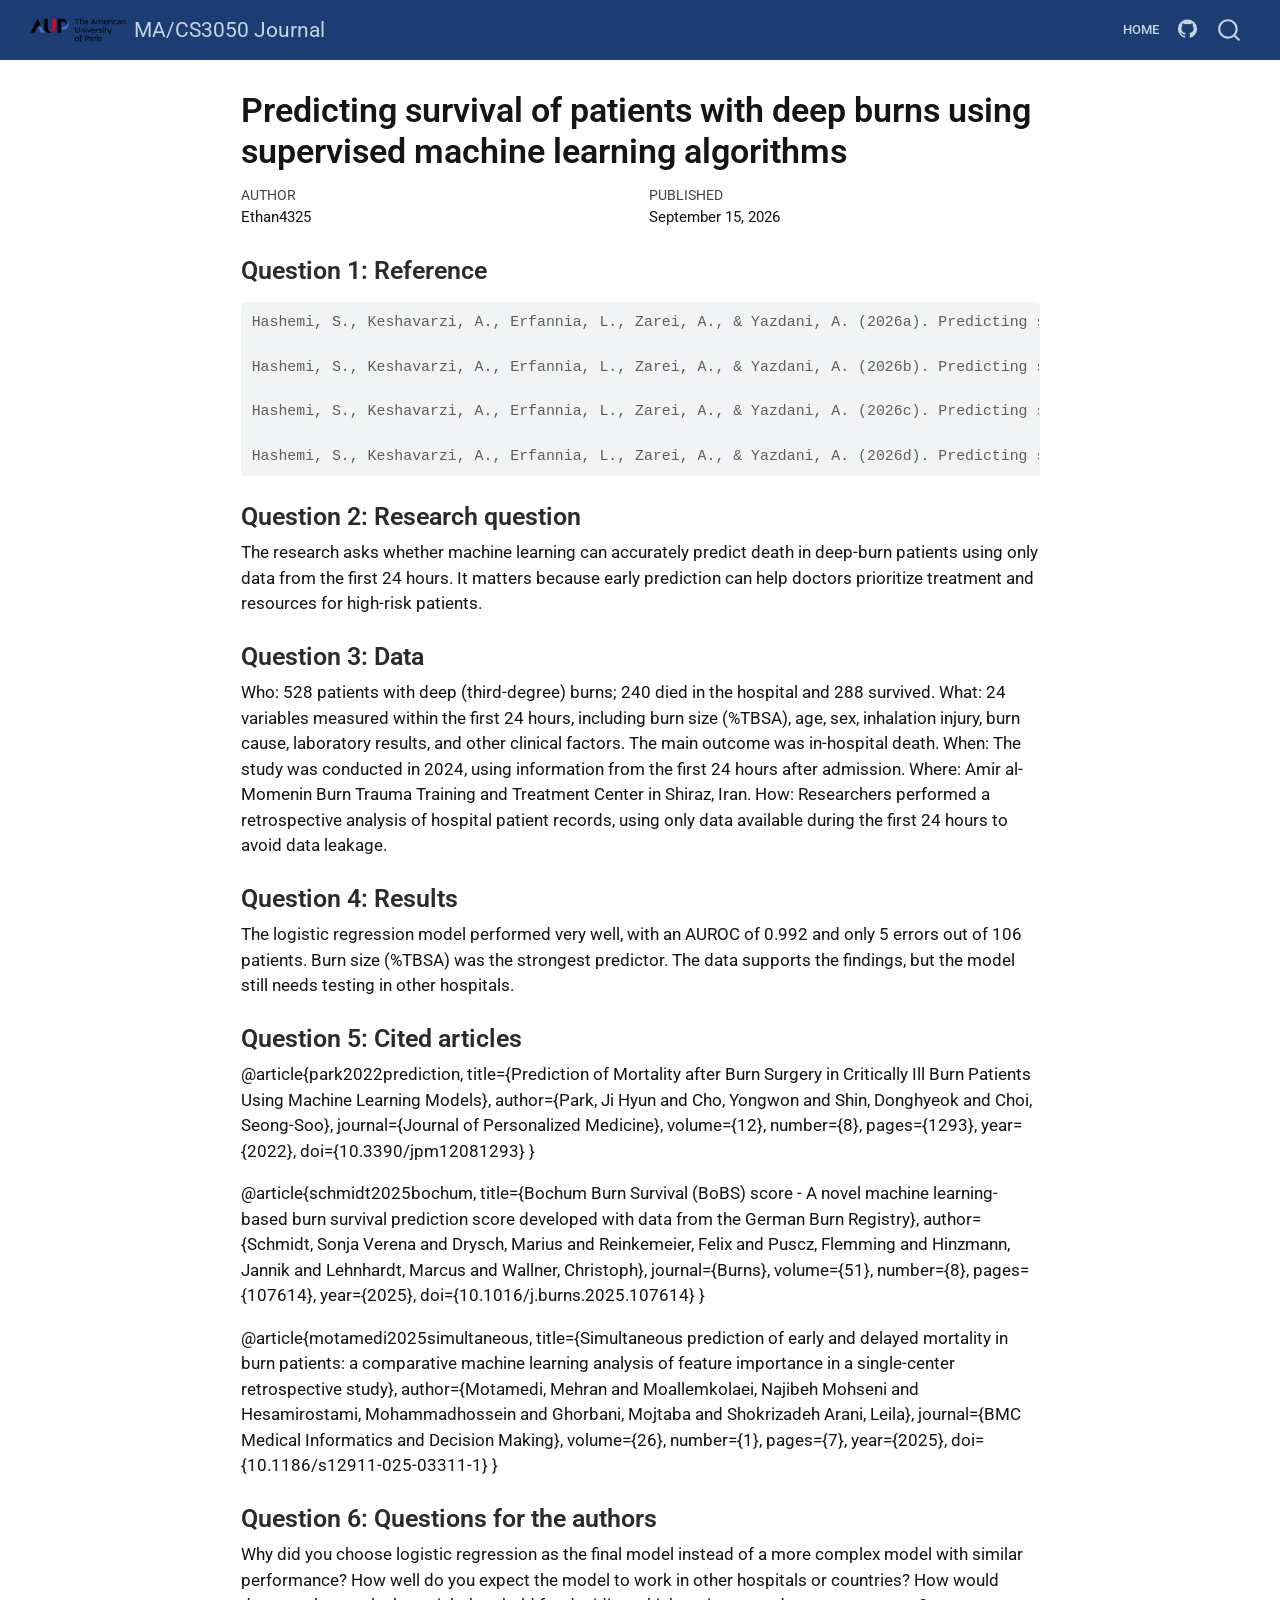
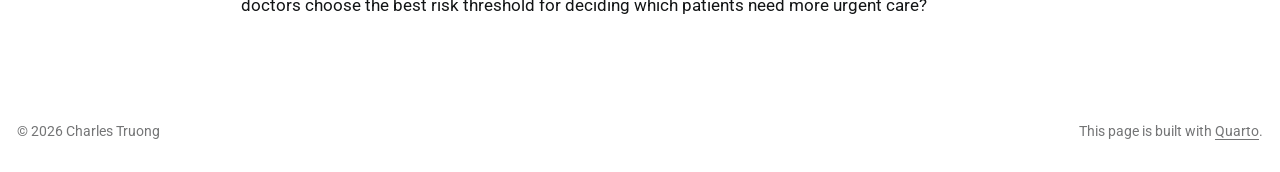
<file: summaries/81-article-summary.html>
<!DOCTYPE html>
<html xmlns="http://www.w3.org/1999/xhtml" lang="en" xml:lang="en"><head>

<meta charset="utf-8">
<meta name="generator" content="quarto-1.10.18">

<meta name="viewport" content="width=device-width, initial-scale=1.0, user-scalable=yes">

<meta name="author" content="Ethan4325">
<meta name="dcterms.date" content="2026-09-15">

<title>Predicting survival of patients with deep burns using supervised machine learning algorithms – MA/CS3050 Journal</title>
<style>
/* Default styles provided by pandoc.
** See https://pandoc.org/MANUAL.html#variables-for-html for config info.
*/
span.smallcaps{font-variant: small-caps;}
div.columns{display: flex; gap: 1.5em;}
div.column{flex: auto;}
@media screen {
div.columns{gap: min(4vw, 1.5em);}
div.column{overflow-x: auto;}
}
div.hanging-indent{margin-left: 1.5em; text-indent: -1.5em;}
ul.task-list{list-style: none;}
ul.task-list li input[type="checkbox"] {
  width: 0.8em;
  margin: 0 0.8em 0.2em -1em; /* quarto-specific, see https://github.com/quarto-dev/quarto-cli/issues/4556 */ 
  vertical-align: middle;
}
/* CSS for syntax highlighting */
html { -webkit-text-size-adjust: 100%; }
pre > code.sourceCode { white-space: pre; position: relative; }
pre > code.sourceCode > span { display: inline-block; line-height: 1.25; }
pre > code.sourceCode > span:empty { height: 1.2em; }
.sourceCode { overflow: visible; }
code.sourceCode > span { color: inherit; text-decoration: inherit; }
div.sourceCode { margin: 1em 0; }
pre.sourceCode { margin: 0; }
@media screen {
div.sourceCode { overflow: auto; }
}
@media print {
pre > code.sourceCode { white-space: pre-wrap; }
pre > code.sourceCode > span { text-indent: -5em; padding-left: 5em; }
}
pre.numberSource code
  { counter-reset: source-line 0; }
pre.numberSource code > span
  { position: relative; left: -4em; counter-increment: source-line; }
pre.numberSource code > span > a:first-child::before
  { content: counter(source-line);
    position: relative; left: -1em; text-align: right; vertical-align: baseline;
    border: none; display: inline-block;
    -webkit-touch-callout: none; -webkit-user-select: none;
    -khtml-user-select: none; -moz-user-select: none;
    -ms-user-select: none; user-select: none;
    padding: 0 4px; width: 4em;
  }
pre.numberSource { margin-left: 3em;  padding-left: 4px; }
div.sourceCode
  {   }
@media screen {
pre > code.sourceCode > span > a:first-child::before { text-decoration: underline; }
}
</style>


<script src="../site_libs/quarto-nav/quarto-nav.js"></script>
<script src="../site_libs/quarto-nav/headroom.min.js"></script>
<script src="../site_libs/clipboard/clipboard.min.js"></script>
<script src="../site_libs/quarto-search/autocomplete.umd.js"></script>
<script src="../site_libs/quarto-search/fuse.min.js"></script>
<script src="../site_libs/quarto-search/quarto-search.js"></script>
<meta name="quarto:offset" content="../">
<link href="../images/aup-logo.png" rel="icon" type="image/png">
<script src="../site_libs/quarto-html/quarto.js" type="module"></script>
<script src="../site_libs/quarto-html/tabsets/tabsets.js" type="module"></script>
<script src="../site_libs/quarto-html/popper.min.js"></script>
<script src="../site_libs/quarto-html/tippy.umd.min.js"></script>
<script src="../site_libs/quarto-html/anchor.min.js"></script>
<link href="../site_libs/quarto-html/tippy.css" rel="stylesheet">
<link href="../site_libs/quarto-html/quarto-syntax-highlighting-64a204ab8560d761af7679ceaba22944.css" rel="stylesheet" class="quarto-color-scheme" id="quarto-text-highlighting-styles">
<link href="../site_libs/quarto-html/quarto-syntax-highlighting-dark-b85bc7c33db8c58e0ec93c3465666fed.css" rel="stylesheet" class="quarto-color-scheme quarto-color-alternate" id="quarto-text-highlighting-styles">
<link href="../site_libs/quarto-html/quarto-syntax-highlighting-64a204ab8560d761af7679ceaba22944.css" rel="stylesheet" class="quarto-color-scheme-extra" id="quarto-text-highlighting-styles">
<script src="../site_libs/bootstrap/bootstrap.min.js"></script>
<link href="../site_libs/bootstrap/bootstrap-icons.css" rel="stylesheet">
<link href="../site_libs/bootstrap/bootstrap-48943c3bb02edcb81985f474e0db1d20.min.css" rel="stylesheet" append-hash="true" class="quarto-color-scheme" id="quarto-bootstrap" data-mode="light">
<link href="../site_libs/bootstrap/bootstrap-dark-883999abfb481709a6fbf971b305d28c.min.css" rel="stylesheet" append-hash="true" class="quarto-color-scheme quarto-color-alternate" id="quarto-bootstrap" data-mode="light">
<link href="../site_libs/bootstrap/bootstrap-48943c3bb02edcb81985f474e0db1d20.min.css" rel="stylesheet" append-hash="true" class="quarto-color-scheme-extra" id="quarto-bootstrap" data-mode="light">
<script id="quarto-search-options" type="application/json">{
  "location": "navbar",
  "copy-button": false,
  "collapse-after": 3,
  "panel-placement": "end",
  "type": "overlay",
  "limit": 50,
  "keyboard-shortcut": [
    "f",
    "/",
    "s"
  ],
  "show-item-context": false,
  "language": {
    "search-no-results-text": "No results",
    "search-matching-documents-text": "matching documents",
    "search-copy-link-title": "Copy link to search",
    "search-hide-matches-text": "Hide additional matches",
    "search-more-match-text": "more match in this document",
    "search-more-matches-text": "more matches in this document",
    "search-clear-button-title": "Clear",
    "search-text-placeholder": "",
    "search-detached-cancel-button-title": "Cancel",
    "search-submit-button-title": "Submit",
    "search-label": "Search"
  }
}</script>


</head>

<body class="nav-fixed fullcontent quarto-light">

<div id="quarto-search-results"></div>
  <header id="quarto-header" class="headroom fixed-top">
    <nav class="navbar navbar-expand-lg " data-bs-theme="dark">
      <div class="navbar-container container-fluid">
      <div class="navbar-brand-container mx-auto">
    <a href="../index.html" class="navbar-brand navbar-brand-logo">
    <img src="../images/aup-logo.png" alt="" class="navbar-logo light-content">
    <img src="../images/aup-logo.png" alt="" class="navbar-logo dark-content">
    </a>
    <a class="navbar-brand" href="../index.html">
    <span class="navbar-title">MA/CS3050 Journal</span>
    </a>
  </div>
            <div id="quarto-search" class="" title="Search"></div>
          <button class="navbar-toggler" type="button" data-bs-toggle="collapse" data-bs-target="#navbarCollapse" aria-controls="navbarCollapse" role="menu" aria-expanded="false" aria-label="Toggle navigation" onclick="if (window.quartoToggleHeadroom) { window.quartoToggleHeadroom(); }">
  <span class="navbar-toggler-icon"></span>
</button>
          <div class="collapse navbar-collapse" id="navbarCollapse">
            <ul class="navbar-nav navbar-nav-scroll ms-auto">
  <li class="nav-item">
    <a class="nav-link" href="../index.html"> 
<span class="menu-text">Home</span></a>
  </li>  
  <li class="nav-item compact">
    <a class="nav-link" href="https://github.com/deepcharles/macs3050-journal"> <i class="bi bi-github" role="img" aria-label="GitHub repository">
</i> 
<span class="menu-text"></span></a>
  </li>  
</ul>
          </div> <!-- /navcollapse -->
            <div class="quarto-navbar-tools">
</div>
      </div> <!-- /container-fluid -->
    </nav>
</header>
<!-- content -->
<div id="quarto-content" class="quarto-container page-columns page-rows-contents page-layout-article page-navbar">
<!-- sidebar -->
<!-- margin-sidebar -->
    
<!-- main -->
<main class="content" id="quarto-document-content">

<header id="title-block-header" class="quarto-title-block default">
<div class="quarto-title">
<h1 class="title">Predicting survival of patients with deep burns using supervised machine learning algorithms</h1>
</div>



<div class="quarto-title-meta">

    <div>
    <div class="quarto-title-meta-heading">Author</div>
    <div class="quarto-title-meta-contents">
             <p>Ethan4325 </p>
          </div>
  </div>
    
    <div>
    <div class="quarto-title-meta-heading">Published</div>
    <div class="quarto-title-meta-contents">
      <p class="date">September 15, 2026</p>
    </div>
  </div>
  
    
  </div>
  


</header>


<section id="question-1-reference" class="level3">
<h3 class="anchored" data-anchor-id="question-1-reference">Question 1: Reference</h3>
<div class="code-copy-outer-scaffold"><div class="sourceCode" id="cb1"><pre class="sourceCode bibtex code-with-copy"><code class="sourceCode bibtex"><span id="cb1-1"><a href="#cb1-1" aria-hidden="true" tabindex="-1"></a><span class="co">Hashemi, S., Keshavarzi, A., Erfannia, L., Zarei, A., &amp; Yazdani, A. (2026a). Predicting survival of patients with deep burns using supervised machine learning algorithms. Scientific Reports. https://doi.org/10.1038/s41598-026-70066-8</span></span>
<span id="cb1-2"><a href="#cb1-2" aria-hidden="true" tabindex="-1"></a></span>
<span id="cb1-3"><a href="#cb1-3" aria-hidden="true" tabindex="-1"></a><span class="co">Hashemi, S., Keshavarzi, A., Erfannia, L., Zarei, A., &amp; Yazdani, A. (2026b). Predicting survival of patients with deep burns using supervised machine learning algorithms. Scientific Reports. https://doi.org/10.1038/s41598-026-70066-8</span></span>
<span id="cb1-4"><a href="#cb1-4" aria-hidden="true" tabindex="-1"></a></span>
<span id="cb1-5"><a href="#cb1-5" aria-hidden="true" tabindex="-1"></a><span class="co">Hashemi, S., Keshavarzi, A., Erfannia, L., Zarei, A., &amp; Yazdani, A. (2026c). Predicting survival of patients with deep burns using supervised machine learning algorithms. Scientific Reports. https://doi.org/10.1038/s41598-026-70066-8</span></span>
<span id="cb1-6"><a href="#cb1-6" aria-hidden="true" tabindex="-1"></a></span>
<span id="cb1-7"><a href="#cb1-7" aria-hidden="true" tabindex="-1"></a><span class="co">Hashemi, S., Keshavarzi, A., Erfannia, L., Zarei, A., &amp; Yazdani, A. (2026d). Predicting survival of patients with deep burns using supervised machine learning algorithms. Scientific Reports. https://doi.org/10.1038/s41598-026-70066-8</span></span></code></pre></div><button title="Copy to Clipboard" class="code-copy-button"><i class="bi"></i></button></div>
</section>
<section id="question-2-research-question" class="level3">
<h3 class="anchored" data-anchor-id="question-2-research-question">Question 2: Research question</h3>
<p>The research asks whether machine learning can accurately predict death in deep-burn patients using only data from the first 24 hours. It matters because early prediction can help doctors prioritize treatment and resources for high-risk patients.</p>
</section>
<section id="question-3-data" class="level3">
<h3 class="anchored" data-anchor-id="question-3-data">Question 3: Data</h3>
<p>Who: 528 patients with deep (third-degree) burns; 240 died in the hospital and 288 survived. What: 24 variables measured within the first 24 hours, including burn size (%TBSA), age, sex, inhalation injury, burn cause, laboratory results, and other clinical factors. The main outcome was in-hospital death. When: The study was conducted in 2024, using information from the first 24 hours after admission. Where: Amir al-Momenin Burn Trauma Training and Treatment Center in Shiraz, Iran. How: Researchers performed a retrospective analysis of hospital patient records, using only data available during the first 24 hours to avoid data leakage.</p>
</section>
<section id="question-4-results" class="level3">
<h3 class="anchored" data-anchor-id="question-4-results">Question 4: Results</h3>
<p>The logistic regression model performed very well, with an AUROC of 0.992 and only 5 errors out of 106 patients. Burn size (%TBSA) was the strongest predictor. The data supports the findings, but the model still needs testing in other hospitals.</p>
</section>
<section id="question-5-cited-articles" class="level3">
<h3 class="anchored" data-anchor-id="question-5-cited-articles">Question 5: Cited articles</h3>
<p><span class="citation" data-cites="article">@article</span>{park2022prediction, title={Prediction of Mortality after Burn Surgery in Critically Ill Burn Patients Using Machine Learning Models}, author={Park, Ji Hyun and Cho, Yongwon and Shin, Donghyeok and Choi, Seong-Soo}, journal={Journal of Personalized Medicine}, volume={12}, number={8}, pages={1293}, year={2022}, doi={10.3390/jpm12081293} }</p>
<p><span class="citation" data-cites="article">@article</span>{schmidt2025bochum, title={Bochum Burn Survival (BoBS) score - A novel machine learning-based burn survival prediction score developed with data from the German Burn Registry}, author={Schmidt, Sonja Verena and Drysch, Marius and Reinkemeier, Felix and Puscz, Flemming and Hinzmann, Jannik and Lehnhardt, Marcus and Wallner, Christoph}, journal={Burns}, volume={51}, number={8}, pages={107614}, year={2025}, doi={10.1016/j.burns.2025.107614} }</p>
<p><span class="citation" data-cites="article">@article</span>{motamedi2025simultaneous, title={Simultaneous prediction of early and delayed mortality in burn patients: a comparative machine learning analysis of feature importance in a single-center retrospective study}, author={Motamedi, Mehran and Moallemkolaei, Najibeh Mohseni and Hesamirostami, Mohammadhossein and Ghorbani, Mojtaba and Shokrizadeh Arani, Leila}, journal={BMC Medical Informatics and Decision Making}, volume={26}, number={1}, pages={7}, year={2025}, doi={10.1186/s12911-025-03311-1} }</p>
</section>
<section id="question-6-questions-for-the-authors" class="level3">
<h3 class="anchored" data-anchor-id="question-6-questions-for-the-authors">Question 6: Questions for the authors</h3>
<p>Why did you choose logistic regression as the final model instead of a more complex model with similar performance? How well do you expect the model to work in other hospitals or countries? How would doctors choose the best risk threshold for deciding which patients need more urgent care?</p>


</section>

</main> <!-- /main -->
<script id="quarto-html-after-body" type="application/javascript">
  window.document.addEventListener("DOMContentLoaded", function (event) {
    const icon = "";
    const anchorJS = new window.AnchorJS();
    anchorJS.options = {
      placement: 'right',
      icon: icon
    };
    anchorJS.add('.anchored');
    const isCodeAnnotation = (el) => {
      for (const clz of el.classList) {
        if (clz.startsWith('code-annotation-')) {                     
          return true;
        }
      }
      return false;
    }
    const onCopySuccess = function(e) {
      // button target
      const button = e.trigger;
      // don't keep focus
      button.blur();
      // flash "checked"
      button.classList.add('code-copy-button-checked');
      var currentTitle = button.getAttribute("title");
      button.setAttribute("title", "Copied!");
      let tooltip;
      if (window.bootstrap) {
        button.setAttribute("data-bs-toggle", "tooltip");
        button.setAttribute("data-bs-placement", "left");
        button.setAttribute("data-bs-title", "Copied!");
        tooltip = new bootstrap.Tooltip(button, 
          { trigger: "manual", 
            customClass: "code-copy-button-tooltip",
            offset: [0, -8]});
        tooltip.show();    
      }
      setTimeout(function() {
        if (tooltip) {
          tooltip.hide();
          button.removeAttribute("data-bs-title");
          button.removeAttribute("data-bs-toggle");
          button.removeAttribute("data-bs-placement");
        }
        button.setAttribute("title", currentTitle);
        button.classList.remove('code-copy-button-checked');
      }, 1000);
      // clear code selection
      e.clearSelection();
    }
    const getTextToCopy = function(trigger) {
      const outerScaffold = trigger.parentElement.cloneNode(true);
      const codeEl = outerScaffold.querySelector('code');
      for (const childEl of codeEl.children) {
        if (isCodeAnnotation(childEl)) {
          childEl.remove();
        }
      }
      return codeEl.innerText;
    }
    const clipboard = new window.ClipboardJS('.code-copy-button:not([data-in-quarto-modal])', {
      text: getTextToCopy
    });
    clipboard.on('success', onCopySuccess);
    if (window.document.getElementById('quarto-embedded-source-code-modal')) {
      const clipboardModal = new window.ClipboardJS('.code-copy-button[data-in-quarto-modal]', {
        text: getTextToCopy,
        container: window.document.getElementById('quarto-embedded-source-code-modal')
      });
      clipboardModal.on('success', onCopySuccess);
    }
      var localhostRegex = new RegExp(/^(?:http|https):\/\/localhost\:?[0-9]*\//);
      var mailtoRegex = new RegExp(/^mailto:/);
        var filterRegex = new RegExp("https:\/\/deepcharles\.github\.io\/macs3050-journal\/");
      var isInternal = (href) => {
          return filterRegex.test(href) || localhostRegex.test(href) || mailtoRegex.test(href);
      }
      // Inspect non-navigation links and adorn them if external
     var links = window.document.querySelectorAll('a[href]:not(.nav-link):not(.navbar-brand):not(.toc-action):not(.sidebar-link):not(.sidebar-item-toggle):not(.pagination-link):not(.no-external):not([aria-hidden]):not(.dropdown-item):not(.quarto-navigation-tool):not(.about-link)');
      for (var i=0; i<links.length; i++) {
        const link = links[i];
        if (!isInternal(link.href)) {
          // undo the damage that might have been done by quarto-nav.js in the case of
          // links that we want to consider external
          if (link.dataset.originalHref !== undefined) {
            link.href = link.dataset.originalHref;
          }
        }
      }
    function tippyHover(el, contentFn, onTriggerFn, onUntriggerFn) {
      const config = {
        allowHTML: true,
        maxWidth: 500,
        delay: 100,
        arrow: false,
        appendTo: function(el) {
            return el.parentElement;
        },
        interactive: true,
        interactiveBorder: 10,
        theme: 'quarto',
        placement: 'bottom-start',
      };
      if (contentFn) {
        config.content = contentFn;
      }
      if (onTriggerFn) {
        config.onTrigger = onTriggerFn;
      }
      if (onUntriggerFn) {
        config.onUntrigger = onUntriggerFn;
      }
      window.tippy(el, config); 
    }
    const noterefs = window.document.querySelectorAll('a[role="doc-noteref"]');
    for (var i=0; i<noterefs.length; i++) {
      const ref = noterefs[i];
      tippyHover(ref, function() {
        // use id or data attribute instead here
        let href = ref.getAttribute('data-footnote-href') || ref.getAttribute('href');
        try { href = new URL(href).hash; } catch {}
        const id = href.replace(/^#\/?/, "");
        const note = window.document.getElementById(id);
        if (note) {
          return note.innerHTML;
        } else {
          return "";
        }
      });
    }
    const xrefs = window.document.querySelectorAll('a.quarto-xref');
    const processXRef = (id, note) => {
      // Strip column container classes
      const stripColumnClz = (el) => {
        el.classList.remove("page-full", "page-columns");
        if (el.children) {
          for (const child of el.children) {
            stripColumnClz(child);
          }
        }
      }
      stripColumnClz(note)
      if (id === null || id.startsWith('sec-')) {
        // Special case sections, only their first couple elements
        const container = document.createElement("div");
        if (note.children && note.children.length > 2) {
          container.appendChild(note.children[0].cloneNode(true));
          for (let i = 1; i < note.children.length; i++) {
            const child = note.children[i];
            if (child.tagName === "P" && child.innerText === "") {
              continue;
            } else {
              container.appendChild(child.cloneNode(true));
              break;
            }
          }
          if (window.Quarto?.typesetMath) {
            window.Quarto.typesetMath(container);
          }
          return container.innerHTML
        } else {
          if (window.Quarto?.typesetMath) {
            window.Quarto.typesetMath(note);
          }
          return note.innerHTML;
        }
      } else {
        // Remove any anchor links if they are present
        const anchorLink = note.querySelector('a.anchorjs-link');
        if (anchorLink) {
          anchorLink.remove();
        }
        if (window.Quarto?.typesetMath) {
          window.Quarto.typesetMath(note);
        }
        if (note.classList.contains("callout")) {
          return note.outerHTML;
        } else {
          return note.innerHTML;
        }
      }
    }
    for (var i=0; i<xrefs.length; i++) {
      const xref = xrefs[i];
      tippyHover(xref, undefined, function(instance) {
        instance.disable();
        let url = xref.getAttribute('href');
        let hash = undefined; 
        if (url.startsWith('#')) {
          hash = url;
        } else {
          try { hash = new URL(url).hash; } catch {}
        }
        if (hash) {
          const id = hash.replace(/^#\/?/, "");
          const note = window.document.getElementById(id);
          if (note !== null) {
            try {
              const html = processXRef(id, note.cloneNode(true));
              instance.setContent(html);
            } finally {
              instance.enable();
              instance.show();
            }
          } else {
            // See if we can fetch this
            fetch(url.split('#')[0])
            .then(res => res.text())
            .then(html => {
              const parser = new DOMParser();
              const htmlDoc = parser.parseFromString(html, "text/html");
              const note = htmlDoc.getElementById(id);
              if (note !== null) {
                const html = processXRef(id, note);
                instance.setContent(html);
              } 
            }).finally(() => {
              instance.enable();
              instance.show();
            });
          }
        } else {
          // See if we can fetch a full url (with no hash to target)
          // This is a special case and we should probably do some content thinning / targeting
          fetch(url)
          .then(res => res.text())
          .then(html => {
            const parser = new DOMParser();
            const htmlDoc = parser.parseFromString(html, "text/html");
            const note = htmlDoc.querySelector('main.content');
            if (note !== null) {
              // This should only happen for chapter cross references
              // (since there is no id in the URL)
              // remove the first header
              if (note.children.length > 0 && note.children[0].tagName === "HEADER") {
                note.children[0].remove();
              }
              const html = processXRef(null, note);
              instance.setContent(html);
            } 
          }).finally(() => {
            instance.enable();
            instance.show();
          });
        }
      }, function(instance) {
      });
    }
        let selectedAnnoteEl;
        const selectorForAnnotation = ( cell, annotation) => {
          let cellAttr = 'data-code-cell="' + cell + '"';
          let lineAttr = 'data-code-annotation="' +  annotation + '"';
          const selector = 'span[' + cellAttr + '][' + lineAttr + ']';
          return selector;
        }
        const selectCodeLines = (annoteEl) => {
          const doc = window.document;
          const targetCell = annoteEl.getAttribute("data-target-cell");
          const targetAnnotation = annoteEl.getAttribute("data-target-annotation");
          const annoteSpan = window.document.querySelector(selectorForAnnotation(targetCell, targetAnnotation));
          const lines = annoteSpan.getAttribute("data-code-lines").split(",");
          const lineIds = lines.map((line) => {
            return targetCell + "-" + line;
          })
          let top = null;
          let height = null;
          let parent = null;
          if (lineIds.length > 0) {
              //compute the position of the single el (top and bottom and make a div)
              const el = window.document.getElementById(lineIds[0]);
              top = el.offsetTop;
              height = el.offsetHeight;
              parent = el.parentElement.parentElement;
            if (lineIds.length > 1) {
              const lastEl = window.document.getElementById(lineIds[lineIds.length - 1]);
              const bottom = lastEl.offsetTop + lastEl.offsetHeight;
              height = bottom - top;
            }
            if (top !== null && height !== null && parent !== null) {
              // cook up a div (if necessary) and position it 
              let div = window.document.getElementById("code-annotation-line-highlight");
              if (div === null) {
                div = window.document.createElement("div");
                div.setAttribute("id", "code-annotation-line-highlight");
                div.style.position = 'absolute';
                parent.appendChild(div);
              }
              div.style.top = top - 2 + "px";
              div.style.height = height + 4 + "px";
              div.style.left = 0;
              let gutterDiv = window.document.getElementById("code-annotation-line-highlight-gutter");
              if (gutterDiv === null) {
                gutterDiv = window.document.createElement("div");
                gutterDiv.setAttribute("id", "code-annotation-line-highlight-gutter");
                gutterDiv.style.position = 'absolute';
                const codeCell = window.document.getElementById(targetCell);
                const gutter = codeCell.querySelector('.code-annotation-gutter');
                gutter.appendChild(gutterDiv);
              }
              gutterDiv.style.top = top - 2 + "px";
              gutterDiv.style.height = height + 4 + "px";
            }
            selectedAnnoteEl = annoteEl;
          }
        };
        const unselectCodeLines = () => {
          const elementsIds = ["code-annotation-line-highlight", "code-annotation-line-highlight-gutter"];
          elementsIds.forEach((elId) => {
            const div = window.document.getElementById(elId);
            if (div) {
              div.remove();
            }
          });
          selectedAnnoteEl = undefined;
        };
          // Handle positioning of the toggle
      window.addEventListener(
        "resize",
        throttle(() => {
          elRect = undefined;
          if (selectedAnnoteEl) {
            selectCodeLines(selectedAnnoteEl);
          }
        }, 10)
      );
      function throttle(fn, ms) {
      let throttle = false;
      let timer;
        return (...args) => {
          if(!throttle) { // first call gets through
              fn.apply(this, args);
              throttle = true;
          } else { // all the others get throttled
              if(timer) clearTimeout(timer); // cancel #2
              timer = setTimeout(() => {
                fn.apply(this, args);
                timer = throttle = false;
              }, ms);
          }
        };
      }
        // Attach click handler to the DT
        const annoteDls = window.document.querySelectorAll('dt[data-target-cell]');
        for (const annoteDlNode of annoteDls) {
          annoteDlNode.addEventListener('click', (event) => {
            const clickedEl = event.target;
            if (clickedEl !== selectedAnnoteEl) {
              unselectCodeLines();
              const activeEl = window.document.querySelector('dt[data-target-cell].code-annotation-active');
              if (activeEl) {
                activeEl.classList.remove('code-annotation-active');
              }
              selectCodeLines(clickedEl);
              clickedEl.classList.add('code-annotation-active');
            } else {
              // Unselect the line
              unselectCodeLines();
              clickedEl.classList.remove('code-annotation-active');
            }
          });
        }
    const findCites = (el) => {
      const parentEl = el.parentElement;
      if (parentEl) {
        const cites = parentEl.dataset.cites;
        if (cites) {
          return {
            el,
            cites: cites.split(' ')
          };
        } else {
          return findCites(el.parentElement)
        }
      } else {
        return undefined;
      }
    };
    var bibliorefs = window.document.querySelectorAll('a[role="doc-biblioref"]');
    for (var i=0; i<bibliorefs.length; i++) {
      const ref = bibliorefs[i];
      const citeInfo = findCites(ref);
      if (citeInfo) {
        tippyHover(citeInfo.el, function() {
          var popup = window.document.createElement('div');
          citeInfo.cites.forEach(function(cite) {
            var citeDiv = window.document.createElement('div');
            citeDiv.classList.add('hanging-indent');
            citeDiv.classList.add('csl-entry');
            var biblioDiv = window.document.getElementById('ref-' + cite);
            if (biblioDiv) {
              citeDiv.innerHTML = biblioDiv.innerHTML;
            }
            popup.appendChild(citeDiv);
          });
          return popup.innerHTML;
        });
      }
    }
  });
  </script>
</div> <!-- /content -->
<footer class="footer">
  <div class="nav-footer">
    <div class="nav-footer-left">
<p>© 2026 Charles Truong</p>
</div>   
    <div class="nav-footer-center">
      &nbsp;
    </div>
    <div class="nav-footer-right">
<p>This page is built with <a href="https://quarto.org/">Quarto</a>.</p>
</div>
  </div>
</footer>




</body></html>
</file>
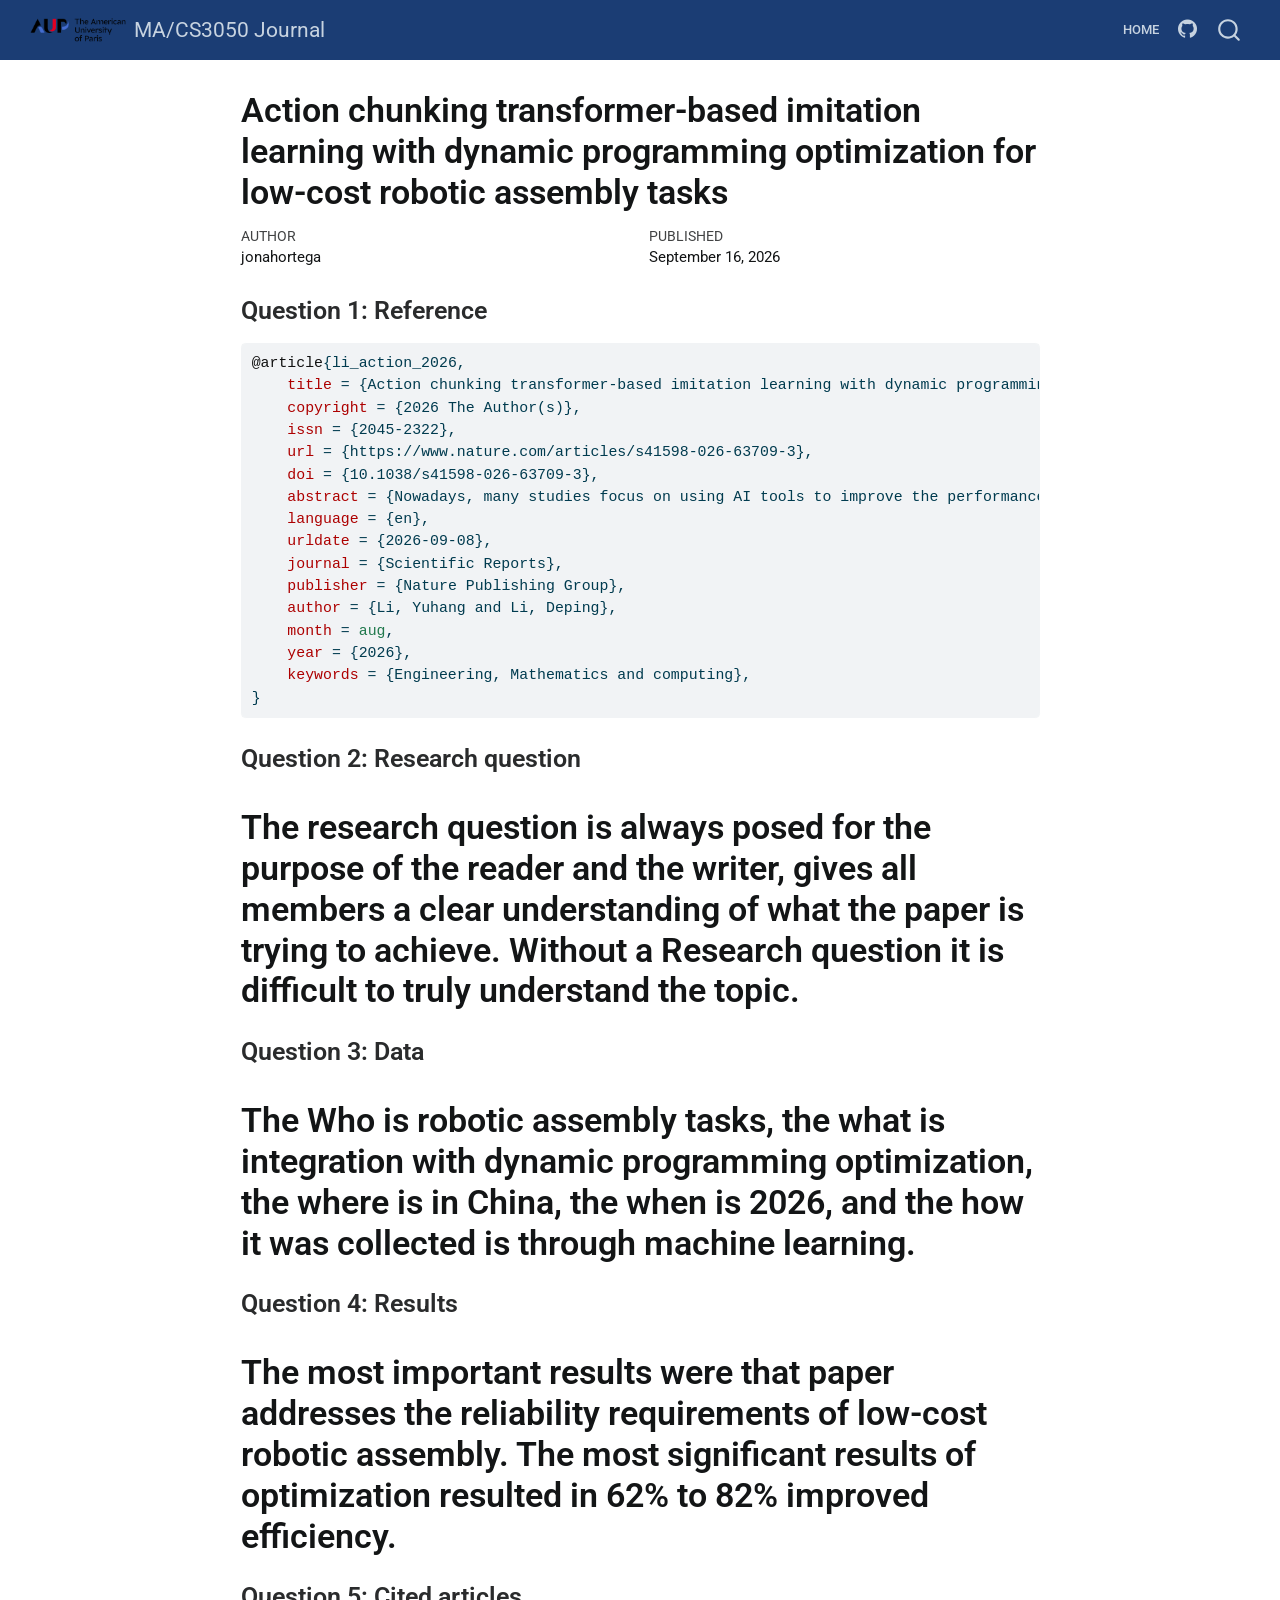
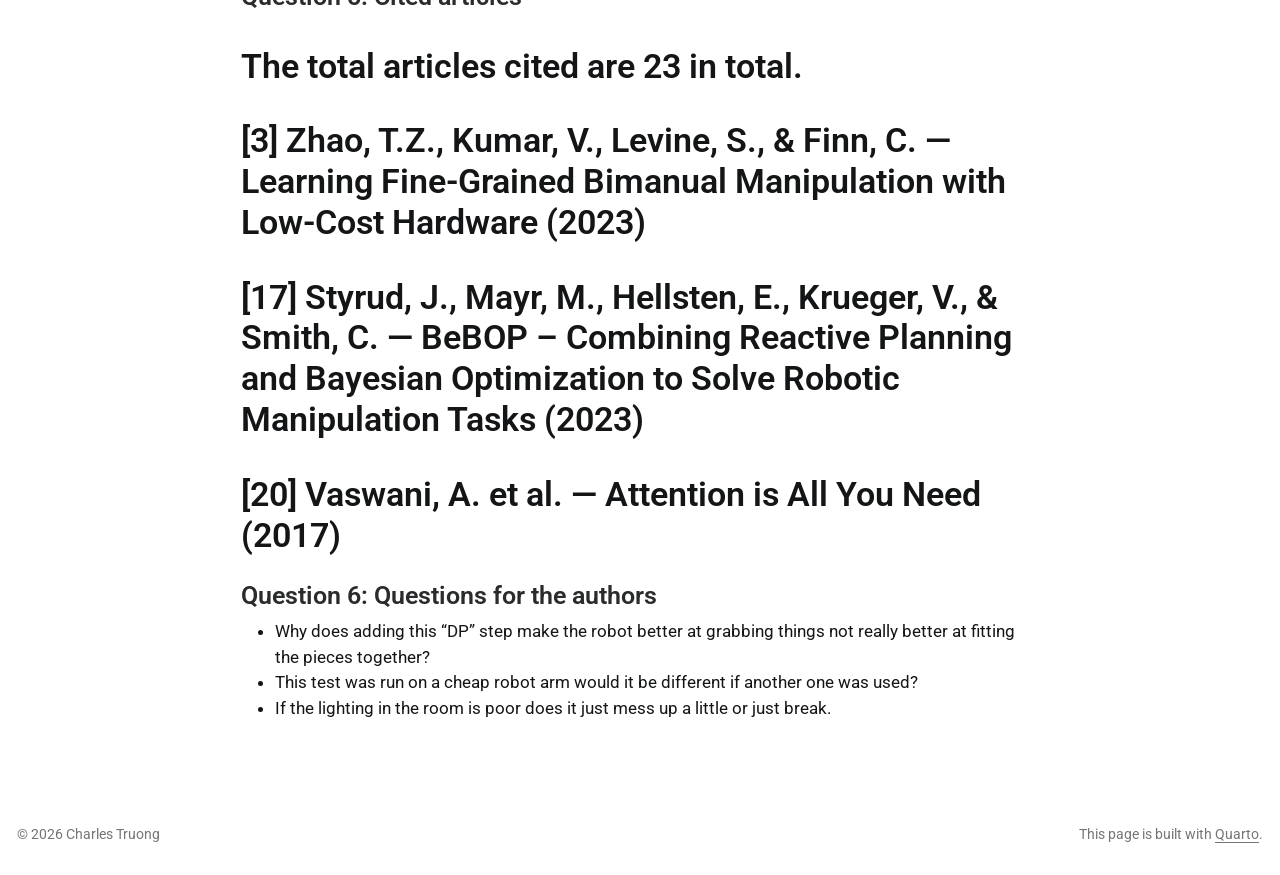
<file: summaries/82-article-summary.html>
<!DOCTYPE html>
<html xmlns="http://www.w3.org/1999/xhtml" lang="en" xml:lang="en"><head>

<meta charset="utf-8">
<meta name="generator" content="quarto-1.10.18">

<meta name="viewport" content="width=device-width, initial-scale=1.0, user-scalable=yes">

<meta name="author" content="jonahortega">
<meta name="dcterms.date" content="2026-09-16">

<title>Action chunking transformer-based imitation learning with dynamic programming optimization for low-cost robotic assembly tasks – MA/CS3050 Journal</title>
<style>
/* Default styles provided by pandoc.
** See https://pandoc.org/MANUAL.html#variables-for-html for config info.
*/
span.smallcaps{font-variant: small-caps;}
div.columns{display: flex; gap: 1.5em;}
div.column{flex: auto;}
@media screen {
div.columns{gap: min(4vw, 1.5em);}
div.column{overflow-x: auto;}
}
div.hanging-indent{margin-left: 1.5em; text-indent: -1.5em;}
ul.task-list{list-style: none;}
ul.task-list li input[type="checkbox"] {
  width: 0.8em;
  margin: 0 0.8em 0.2em -1em; /* quarto-specific, see https://github.com/quarto-dev/quarto-cli/issues/4556 */ 
  vertical-align: middle;
}
/* CSS for syntax highlighting */
html { -webkit-text-size-adjust: 100%; }
pre > code.sourceCode { white-space: pre; position: relative; }
pre > code.sourceCode > span { display: inline-block; line-height: 1.25; }
pre > code.sourceCode > span:empty { height: 1.2em; }
.sourceCode { overflow: visible; }
code.sourceCode > span { color: inherit; text-decoration: inherit; }
div.sourceCode { margin: 1em 0; }
pre.sourceCode { margin: 0; }
@media screen {
div.sourceCode { overflow: auto; }
}
@media print {
pre > code.sourceCode { white-space: pre-wrap; }
pre > code.sourceCode > span { text-indent: -5em; padding-left: 5em; }
}
pre.numberSource code
  { counter-reset: source-line 0; }
pre.numberSource code > span
  { position: relative; left: -4em; counter-increment: source-line; }
pre.numberSource code > span > a:first-child::before
  { content: counter(source-line);
    position: relative; left: -1em; text-align: right; vertical-align: baseline;
    border: none; display: inline-block;
    -webkit-touch-callout: none; -webkit-user-select: none;
    -khtml-user-select: none; -moz-user-select: none;
    -ms-user-select: none; user-select: none;
    padding: 0 4px; width: 4em;
  }
pre.numberSource { margin-left: 3em;  padding-left: 4px; }
div.sourceCode
  {   }
@media screen {
pre > code.sourceCode > span > a:first-child::before { text-decoration: underline; }
}
</style>


<script src="../site_libs/quarto-nav/quarto-nav.js"></script>
<script src="../site_libs/quarto-nav/headroom.min.js"></script>
<script src="../site_libs/clipboard/clipboard.min.js"></script>
<script src="../site_libs/quarto-search/autocomplete.umd.js"></script>
<script src="../site_libs/quarto-search/fuse.min.js"></script>
<script src="../site_libs/quarto-search/quarto-search.js"></script>
<meta name="quarto:offset" content="../">
<link href="../images/aup-logo.png" rel="icon" type="image/png">
<script src="../site_libs/quarto-html/quarto.js" type="module"></script>
<script src="../site_libs/quarto-html/tabsets/tabsets.js" type="module"></script>
<script src="../site_libs/quarto-html/popper.min.js"></script>
<script src="../site_libs/quarto-html/tippy.umd.min.js"></script>
<script src="../site_libs/quarto-html/anchor.min.js"></script>
<link href="../site_libs/quarto-html/tippy.css" rel="stylesheet">
<link href="../site_libs/quarto-html/quarto-syntax-highlighting-64a204ab8560d761af7679ceaba22944.css" rel="stylesheet" class="quarto-color-scheme" id="quarto-text-highlighting-styles">
<link href="../site_libs/quarto-html/quarto-syntax-highlighting-dark-b85bc7c33db8c58e0ec93c3465666fed.css" rel="stylesheet" class="quarto-color-scheme quarto-color-alternate" id="quarto-text-highlighting-styles">
<link href="../site_libs/quarto-html/quarto-syntax-highlighting-64a204ab8560d761af7679ceaba22944.css" rel="stylesheet" class="quarto-color-scheme-extra" id="quarto-text-highlighting-styles">
<script src="../site_libs/bootstrap/bootstrap.min.js"></script>
<link href="../site_libs/bootstrap/bootstrap-icons.css" rel="stylesheet">
<link href="../site_libs/bootstrap/bootstrap-48943c3bb02edcb81985f474e0db1d20.min.css" rel="stylesheet" append-hash="true" class="quarto-color-scheme" id="quarto-bootstrap" data-mode="light">
<link href="../site_libs/bootstrap/bootstrap-dark-883999abfb481709a6fbf971b305d28c.min.css" rel="stylesheet" append-hash="true" class="quarto-color-scheme quarto-color-alternate" id="quarto-bootstrap" data-mode="light">
<link href="../site_libs/bootstrap/bootstrap-48943c3bb02edcb81985f474e0db1d20.min.css" rel="stylesheet" append-hash="true" class="quarto-color-scheme-extra" id="quarto-bootstrap" data-mode="light">
<script id="quarto-search-options" type="application/json">{
  "location": "navbar",
  "copy-button": false,
  "collapse-after": 3,
  "panel-placement": "end",
  "type": "overlay",
  "limit": 50,
  "keyboard-shortcut": [
    "f",
    "/",
    "s"
  ],
  "show-item-context": false,
  "language": {
    "search-no-results-text": "No results",
    "search-matching-documents-text": "matching documents",
    "search-copy-link-title": "Copy link to search",
    "search-hide-matches-text": "Hide additional matches",
    "search-more-match-text": "more match in this document",
    "search-more-matches-text": "more matches in this document",
    "search-clear-button-title": "Clear",
    "search-text-placeholder": "",
    "search-detached-cancel-button-title": "Cancel",
    "search-submit-button-title": "Submit",
    "search-label": "Search"
  }
}</script>


</head>

<body class="nav-fixed fullcontent quarto-light">

<div id="quarto-search-results"></div>
  <header id="quarto-header" class="headroom fixed-top">
    <nav class="navbar navbar-expand-lg " data-bs-theme="dark">
      <div class="navbar-container container-fluid">
      <div class="navbar-brand-container mx-auto">
    <a href="../index.html" class="navbar-brand navbar-brand-logo">
    <img src="../images/aup-logo.png" alt="" class="navbar-logo light-content">
    <img src="../images/aup-logo.png" alt="" class="navbar-logo dark-content">
    </a>
    <a class="navbar-brand" href="../index.html">
    <span class="navbar-title">MA/CS3050 Journal</span>
    </a>
  </div>
            <div id="quarto-search" class="" title="Search"></div>
          <button class="navbar-toggler" type="button" data-bs-toggle="collapse" data-bs-target="#navbarCollapse" aria-controls="navbarCollapse" role="menu" aria-expanded="false" aria-label="Toggle navigation" onclick="if (window.quartoToggleHeadroom) { window.quartoToggleHeadroom(); }">
  <span class="navbar-toggler-icon"></span>
</button>
          <div class="collapse navbar-collapse" id="navbarCollapse">
            <ul class="navbar-nav navbar-nav-scroll ms-auto">
  <li class="nav-item">
    <a class="nav-link" href="../index.html"> 
<span class="menu-text">Home</span></a>
  </li>  
  <li class="nav-item compact">
    <a class="nav-link" href="https://github.com/deepcharles/macs3050-journal"> <i class="bi bi-github" role="img" aria-label="GitHub repository">
</i> 
<span class="menu-text"></span></a>
  </li>  
</ul>
          </div> <!-- /navcollapse -->
            <div class="quarto-navbar-tools">
</div>
      </div> <!-- /container-fluid -->
    </nav>
</header>
<!-- content -->
<div id="quarto-content" class="quarto-container page-columns page-rows-contents page-layout-article page-navbar">
<!-- sidebar -->
<!-- margin-sidebar -->
    
<!-- main -->
<main class="content" id="quarto-document-content">

<header id="title-block-header" class="quarto-title-block default">
<div class="quarto-title">
<h1 class="title">Action chunking transformer-based imitation learning with dynamic programming optimization for low-cost robotic assembly tasks</h1>
</div>



<div class="quarto-title-meta">

    <div>
    <div class="quarto-title-meta-heading">Author</div>
    <div class="quarto-title-meta-contents">
             <p>jonahortega </p>
          </div>
  </div>
    
    <div>
    <div class="quarto-title-meta-heading">Published</div>
    <div class="quarto-title-meta-contents">
      <p class="date">September 16, 2026</p>
    </div>
  </div>
  
    
  </div>
  


</header>


<section id="question-1-reference" class="level3">
<h3 class="anchored" data-anchor-id="question-1-reference">Question 1: Reference</h3>
<div class="code-copy-outer-scaffold"><div class="sourceCode" id="cb1"><pre class="sourceCode bibtex code-with-copy"><code class="sourceCode bibtex"><span id="cb1-1"><a href="#cb1-1" aria-hidden="true" tabindex="-1"></a><span class="va">@article</span>{<span class="ot">li_action_2026</span>,</span>
<span id="cb1-2"><a href="#cb1-2" aria-hidden="true" tabindex="-1"></a>    <span class="dt">title</span> = {Action chunking transformer-based imitation learning with dynamic programming optimization for low-cost robotic assembly tasks},</span>
<span id="cb1-3"><a href="#cb1-3" aria-hidden="true" tabindex="-1"></a>    <span class="dt">copyright</span> = {2026 The Author(s)},</span>
<span id="cb1-4"><a href="#cb1-4" aria-hidden="true" tabindex="-1"></a>    <span class="dt">issn</span> = {2045-2322},</span>
<span id="cb1-5"><a href="#cb1-5" aria-hidden="true" tabindex="-1"></a>    <span class="dt">url</span> = {https://www.nature.com/articles/s41598-026-63709-3},</span>
<span id="cb1-6"><a href="#cb1-6" aria-hidden="true" tabindex="-1"></a>    <span class="dt">doi</span> = {10.1038/s41598-026-63709-3},</span>
<span id="cb1-7"><a href="#cb1-7" aria-hidden="true" tabindex="-1"></a>    <span class="dt">abstract</span> = {Nowadays, many studies focus on using AI tools to improve the performance of manipulators in fields such as assembly. One popular approach is the Action Chunking Transformer (ACT), which enables robots to execute assembly tasks more efficiently. However, this method still faces challenges in achieving reliable assembly performance, particularly for low-cost manipulators with limited mechanical repeatability. To address this issue, this paper proposes a novel Dynamic Programming–based Action Chunking Transformer (DP-ACT) framework. By integrating dynamic programming into the ACT inference chain, the method provides local trajectory correction while maintaining the implemented control-loop frequency. The proposed framework was implemented on a low-cost SO100 robotic manipulator equipped with Feetech actuators and evaluated through a three-stage precision-oriented assembly task. A total of 160 teleoperated demonstrations were collected for offline training, and 100 assembly trials were conducted for evaluation. Experimental results indicate that DP-ACT increases the assembly success rate from 62<span class="ch">\%</span> to 82<span class="ch">\%</span> and significantly improves trajectory efficiency while maintaining comparable task completion times.},</span>
<span id="cb1-8"><a href="#cb1-8" aria-hidden="true" tabindex="-1"></a>    <span class="dt">language</span> = {en},</span>
<span id="cb1-9"><a href="#cb1-9" aria-hidden="true" tabindex="-1"></a>    <span class="dt">urldate</span> = {2026-09-08},</span>
<span id="cb1-10"><a href="#cb1-10" aria-hidden="true" tabindex="-1"></a>    <span class="dt">journal</span> = {Scientific Reports},</span>
<span id="cb1-11"><a href="#cb1-11" aria-hidden="true" tabindex="-1"></a>    <span class="dt">publisher</span> = {Nature Publishing Group},</span>
<span id="cb1-12"><a href="#cb1-12" aria-hidden="true" tabindex="-1"></a>    <span class="dt">author</span> = {Li, Yuhang and Li, Deping},</span>
<span id="cb1-13"><a href="#cb1-13" aria-hidden="true" tabindex="-1"></a>    <span class="dt">month</span> = <span class="st">aug</span>,</span>
<span id="cb1-14"><a href="#cb1-14" aria-hidden="true" tabindex="-1"></a>    <span class="dt">year</span> = {2026},</span>
<span id="cb1-15"><a href="#cb1-15" aria-hidden="true" tabindex="-1"></a>    <span class="dt">keywords</span> = {Engineering, Mathematics and computing},</span>
<span id="cb1-16"><a href="#cb1-16" aria-hidden="true" tabindex="-1"></a>}</span></code></pre></div><button title="Copy to Clipboard" class="code-copy-button"><i class="bi"></i></button></div>
</section>
<section id="question-2-research-question" class="level3">
<h3 class="anchored" data-anchor-id="question-2-research-question">Question 2: Research question</h3>
</section>
<section id="the-research-question-is-always-posed-for-the-purpose-of-the-reader-and-the-writer-gives-all-members-a-clear-understanding-of-what-the-paper-is-trying-to-achieve.-without-a-research-question-it-is-difficult-to-truly-understand-the-topic." class="level1">
<h1>The research question is always posed for the purpose of the reader and the writer, gives all members a clear understanding of what the paper is trying to achieve. Without a Research question it is difficult to truly understand the topic.</h1>
<section id="question-3-data" class="level3">
<h3 class="anchored" data-anchor-id="question-3-data">Question 3: Data</h3>
</section>
</section>
<section id="the-who-is-robotic-assembly-tasks-the-what-is-integration-with-dynamic-programming-optimization-the-where-is-in-china-the-when-is-2026-and-the-how-it-was-collected-is-through-machine-learning." class="level1">
<h1>The Who is robotic assembly tasks, the what is integration with dynamic programming optimization, the where is in China, the when is 2026, and the how it was collected is through machine learning.</h1>
<section id="question-4-results" class="level3">
<h3 class="anchored" data-anchor-id="question-4-results">Question 4: Results</h3>
</section>
</section>
<section id="the-most-important-results-were-that-paper-addresses-the-reliability-requirements-of-low-cost-robotic-assembly.-the-most-significant-results-of-optimization-resulted-in-62-to-82-improved-efficiency." class="level1">
<h1>The most important results were that paper addresses the reliability requirements of low-cost robotic assembly. The most significant results of optimization resulted in 62% to 82% improved efficiency.</h1>
<section id="question-5-cited-articles" class="level3">
<h3 class="anchored" data-anchor-id="question-5-cited-articles">Question 5: Cited articles</h3>
</section>
</section>
<section id="the-total-articles-cited-are-23-in-total." class="level1">
<h1>The total articles cited are 23 in total.</h1>
</section>
<section id="zhao-t.z.-kumar-v.-levine-s.-finn-c.-learning-fine-grained-bimanual-manipulation-with-low-cost-hardware-2023" class="level1">
<h1>[3] Zhao, T.Z., Kumar, V., Levine, S., &amp; Finn, C. — Learning Fine-Grained Bimanual Manipulation with Low-Cost Hardware (2023)</h1>
</section>
<section id="styrud-j.-mayr-m.-hellsten-e.-krueger-v.-smith-c.-bebop-combining-reactive-planning-and-bayesian-optimization-to-solve-robotic-manipulation-tasks-2023" class="level1">
<h1>[17] Styrud, J., Mayr, M., Hellsten, E., Krueger, V., &amp; Smith, C. — BeBOP – Combining Reactive Planning and Bayesian Optimization to Solve Robotic Manipulation Tasks (2023)</h1>
</section>
<section id="vaswani-a.-et-al.-attention-is-all-you-need-2017" class="level1">
<h1>[20] Vaswani, A. et al.&nbsp;— Attention is All You Need (2017)</h1>
<section id="question-6-questions-for-the-authors" class="level3">
<h3 class="anchored" data-anchor-id="question-6-questions-for-the-authors">Question 6: Questions for the authors</h3>
<ul>
<li>Why does adding this “DP” step make the robot better at grabbing things not really better at fitting the pieces together?</li>
<li>This test was run on a cheap robot arm would it be different if another one was used?</li>
<li>If the lighting in the room is poor does it just mess up a little or just break.</li>
</ul>


</section>
</section>

</main> <!-- /main -->
<script id="quarto-html-after-body" type="application/javascript">
  window.document.addEventListener("DOMContentLoaded", function (event) {
    const icon = "";
    const anchorJS = new window.AnchorJS();
    anchorJS.options = {
      placement: 'right',
      icon: icon
    };
    anchorJS.add('.anchored');
    const isCodeAnnotation = (el) => {
      for (const clz of el.classList) {
        if (clz.startsWith('code-annotation-')) {                     
          return true;
        }
      }
      return false;
    }
    const onCopySuccess = function(e) {
      // button target
      const button = e.trigger;
      // don't keep focus
      button.blur();
      // flash "checked"
      button.classList.add('code-copy-button-checked');
      var currentTitle = button.getAttribute("title");
      button.setAttribute("title", "Copied!");
      let tooltip;
      if (window.bootstrap) {
        button.setAttribute("data-bs-toggle", "tooltip");
        button.setAttribute("data-bs-placement", "left");
        button.setAttribute("data-bs-title", "Copied!");
        tooltip = new bootstrap.Tooltip(button, 
          { trigger: "manual", 
            customClass: "code-copy-button-tooltip",
            offset: [0, -8]});
        tooltip.show();    
      }
      setTimeout(function() {
        if (tooltip) {
          tooltip.hide();
          button.removeAttribute("data-bs-title");
          button.removeAttribute("data-bs-toggle");
          button.removeAttribute("data-bs-placement");
        }
        button.setAttribute("title", currentTitle);
        button.classList.remove('code-copy-button-checked');
      }, 1000);
      // clear code selection
      e.clearSelection();
    }
    const getTextToCopy = function(trigger) {
      const outerScaffold = trigger.parentElement.cloneNode(true);
      const codeEl = outerScaffold.querySelector('code');
      for (const childEl of codeEl.children) {
        if (isCodeAnnotation(childEl)) {
          childEl.remove();
        }
      }
      return codeEl.innerText;
    }
    const clipboard = new window.ClipboardJS('.code-copy-button:not([data-in-quarto-modal])', {
      text: getTextToCopy
    });
    clipboard.on('success', onCopySuccess);
    if (window.document.getElementById('quarto-embedded-source-code-modal')) {
      const clipboardModal = new window.ClipboardJS('.code-copy-button[data-in-quarto-modal]', {
        text: getTextToCopy,
        container: window.document.getElementById('quarto-embedded-source-code-modal')
      });
      clipboardModal.on('success', onCopySuccess);
    }
      var localhostRegex = new RegExp(/^(?:http|https):\/\/localhost\:?[0-9]*\//);
      var mailtoRegex = new RegExp(/^mailto:/);
        var filterRegex = new RegExp("https:\/\/deepcharles\.github\.io\/macs3050-journal\/");
      var isInternal = (href) => {
          return filterRegex.test(href) || localhostRegex.test(href) || mailtoRegex.test(href);
      }
      // Inspect non-navigation links and adorn them if external
     var links = window.document.querySelectorAll('a[href]:not(.nav-link):not(.navbar-brand):not(.toc-action):not(.sidebar-link):not(.sidebar-item-toggle):not(.pagination-link):not(.no-external):not([aria-hidden]):not(.dropdown-item):not(.quarto-navigation-tool):not(.about-link)');
      for (var i=0; i<links.length; i++) {
        const link = links[i];
        if (!isInternal(link.href)) {
          // undo the damage that might have been done by quarto-nav.js in the case of
          // links that we want to consider external
          if (link.dataset.originalHref !== undefined) {
            link.href = link.dataset.originalHref;
          }
        }
      }
    function tippyHover(el, contentFn, onTriggerFn, onUntriggerFn) {
      const config = {
        allowHTML: true,
        maxWidth: 500,
        delay: 100,
        arrow: false,
        appendTo: function(el) {
            return el.parentElement;
        },
        interactive: true,
        interactiveBorder: 10,
        theme: 'quarto',
        placement: 'bottom-start',
      };
      if (contentFn) {
        config.content = contentFn;
      }
      if (onTriggerFn) {
        config.onTrigger = onTriggerFn;
      }
      if (onUntriggerFn) {
        config.onUntrigger = onUntriggerFn;
      }
      window.tippy(el, config); 
    }
    const noterefs = window.document.querySelectorAll('a[role="doc-noteref"]');
    for (var i=0; i<noterefs.length; i++) {
      const ref = noterefs[i];
      tippyHover(ref, function() {
        // use id or data attribute instead here
        let href = ref.getAttribute('data-footnote-href') || ref.getAttribute('href');
        try { href = new URL(href).hash; } catch {}
        const id = href.replace(/^#\/?/, "");
        const note = window.document.getElementById(id);
        if (note) {
          return note.innerHTML;
        } else {
          return "";
        }
      });
    }
    const xrefs = window.document.querySelectorAll('a.quarto-xref');
    const processXRef = (id, note) => {
      // Strip column container classes
      const stripColumnClz = (el) => {
        el.classList.remove("page-full", "page-columns");
        if (el.children) {
          for (const child of el.children) {
            stripColumnClz(child);
          }
        }
      }
      stripColumnClz(note)
      if (id === null || id.startsWith('sec-')) {
        // Special case sections, only their first couple elements
        const container = document.createElement("div");
        if (note.children && note.children.length > 2) {
          container.appendChild(note.children[0].cloneNode(true));
          for (let i = 1; i < note.children.length; i++) {
            const child = note.children[i];
            if (child.tagName === "P" && child.innerText === "") {
              continue;
            } else {
              container.appendChild(child.cloneNode(true));
              break;
            }
          }
          if (window.Quarto?.typesetMath) {
            window.Quarto.typesetMath(container);
          }
          return container.innerHTML
        } else {
          if (window.Quarto?.typesetMath) {
            window.Quarto.typesetMath(note);
          }
          return note.innerHTML;
        }
      } else {
        // Remove any anchor links if they are present
        const anchorLink = note.querySelector('a.anchorjs-link');
        if (anchorLink) {
          anchorLink.remove();
        }
        if (window.Quarto?.typesetMath) {
          window.Quarto.typesetMath(note);
        }
        if (note.classList.contains("callout")) {
          return note.outerHTML;
        } else {
          return note.innerHTML;
        }
      }
    }
    for (var i=0; i<xrefs.length; i++) {
      const xref = xrefs[i];
      tippyHover(xref, undefined, function(instance) {
        instance.disable();
        let url = xref.getAttribute('href');
        let hash = undefined; 
        if (url.startsWith('#')) {
          hash = url;
        } else {
          try { hash = new URL(url).hash; } catch {}
        }
        if (hash) {
          const id = hash.replace(/^#\/?/, "");
          const note = window.document.getElementById(id);
          if (note !== null) {
            try {
              const html = processXRef(id, note.cloneNode(true));
              instance.setContent(html);
            } finally {
              instance.enable();
              instance.show();
            }
          } else {
            // See if we can fetch this
            fetch(url.split('#')[0])
            .then(res => res.text())
            .then(html => {
              const parser = new DOMParser();
              const htmlDoc = parser.parseFromString(html, "text/html");
              const note = htmlDoc.getElementById(id);
              if (note !== null) {
                const html = processXRef(id, note);
                instance.setContent(html);
              } 
            }).finally(() => {
              instance.enable();
              instance.show();
            });
          }
        } else {
          // See if we can fetch a full url (with no hash to target)
          // This is a special case and we should probably do some content thinning / targeting
          fetch(url)
          .then(res => res.text())
          .then(html => {
            const parser = new DOMParser();
            const htmlDoc = parser.parseFromString(html, "text/html");
            const note = htmlDoc.querySelector('main.content');
            if (note !== null) {
              // This should only happen for chapter cross references
              // (since there is no id in the URL)
              // remove the first header
              if (note.children.length > 0 && note.children[0].tagName === "HEADER") {
                note.children[0].remove();
              }
              const html = processXRef(null, note);
              instance.setContent(html);
            } 
          }).finally(() => {
            instance.enable();
            instance.show();
          });
        }
      }, function(instance) {
      });
    }
        let selectedAnnoteEl;
        const selectorForAnnotation = ( cell, annotation) => {
          let cellAttr = 'data-code-cell="' + cell + '"';
          let lineAttr = 'data-code-annotation="' +  annotation + '"';
          const selector = 'span[' + cellAttr + '][' + lineAttr + ']';
          return selector;
        }
        const selectCodeLines = (annoteEl) => {
          const doc = window.document;
          const targetCell = annoteEl.getAttribute("data-target-cell");
          const targetAnnotation = annoteEl.getAttribute("data-target-annotation");
          const annoteSpan = window.document.querySelector(selectorForAnnotation(targetCell, targetAnnotation));
          const lines = annoteSpan.getAttribute("data-code-lines").split(",");
          const lineIds = lines.map((line) => {
            return targetCell + "-" + line;
          })
          let top = null;
          let height = null;
          let parent = null;
          if (lineIds.length > 0) {
              //compute the position of the single el (top and bottom and make a div)
              const el = window.document.getElementById(lineIds[0]);
              top = el.offsetTop;
              height = el.offsetHeight;
              parent = el.parentElement.parentElement;
            if (lineIds.length > 1) {
              const lastEl = window.document.getElementById(lineIds[lineIds.length - 1]);
              const bottom = lastEl.offsetTop + lastEl.offsetHeight;
              height = bottom - top;
            }
            if (top !== null && height !== null && parent !== null) {
              // cook up a div (if necessary) and position it 
              let div = window.document.getElementById("code-annotation-line-highlight");
              if (div === null) {
                div = window.document.createElement("div");
                div.setAttribute("id", "code-annotation-line-highlight");
                div.style.position = 'absolute';
                parent.appendChild(div);
              }
              div.style.top = top - 2 + "px";
              div.style.height = height + 4 + "px";
              div.style.left = 0;
              let gutterDiv = window.document.getElementById("code-annotation-line-highlight-gutter");
              if (gutterDiv === null) {
                gutterDiv = window.document.createElement("div");
                gutterDiv.setAttribute("id", "code-annotation-line-highlight-gutter");
                gutterDiv.style.position = 'absolute';
                const codeCell = window.document.getElementById(targetCell);
                const gutter = codeCell.querySelector('.code-annotation-gutter');
                gutter.appendChild(gutterDiv);
              }
              gutterDiv.style.top = top - 2 + "px";
              gutterDiv.style.height = height + 4 + "px";
            }
            selectedAnnoteEl = annoteEl;
          }
        };
        const unselectCodeLines = () => {
          const elementsIds = ["code-annotation-line-highlight", "code-annotation-line-highlight-gutter"];
          elementsIds.forEach((elId) => {
            const div = window.document.getElementById(elId);
            if (div) {
              div.remove();
            }
          });
          selectedAnnoteEl = undefined;
        };
          // Handle positioning of the toggle
      window.addEventListener(
        "resize",
        throttle(() => {
          elRect = undefined;
          if (selectedAnnoteEl) {
            selectCodeLines(selectedAnnoteEl);
          }
        }, 10)
      );
      function throttle(fn, ms) {
      let throttle = false;
      let timer;
        return (...args) => {
          if(!throttle) { // first call gets through
              fn.apply(this, args);
              throttle = true;
          } else { // all the others get throttled
              if(timer) clearTimeout(timer); // cancel #2
              timer = setTimeout(() => {
                fn.apply(this, args);
                timer = throttle = false;
              }, ms);
          }
        };
      }
        // Attach click handler to the DT
        const annoteDls = window.document.querySelectorAll('dt[data-target-cell]');
        for (const annoteDlNode of annoteDls) {
          annoteDlNode.addEventListener('click', (event) => {
            const clickedEl = event.target;
            if (clickedEl !== selectedAnnoteEl) {
              unselectCodeLines();
              const activeEl = window.document.querySelector('dt[data-target-cell].code-annotation-active');
              if (activeEl) {
                activeEl.classList.remove('code-annotation-active');
              }
              selectCodeLines(clickedEl);
              clickedEl.classList.add('code-annotation-active');
            } else {
              // Unselect the line
              unselectCodeLines();
              clickedEl.classList.remove('code-annotation-active');
            }
          });
        }
    const findCites = (el) => {
      const parentEl = el.parentElement;
      if (parentEl) {
        const cites = parentEl.dataset.cites;
        if (cites) {
          return {
            el,
            cites: cites.split(' ')
          };
        } else {
          return findCites(el.parentElement)
        }
      } else {
        return undefined;
      }
    };
    var bibliorefs = window.document.querySelectorAll('a[role="doc-biblioref"]');
    for (var i=0; i<bibliorefs.length; i++) {
      const ref = bibliorefs[i];
      const citeInfo = findCites(ref);
      if (citeInfo) {
        tippyHover(citeInfo.el, function() {
          var popup = window.document.createElement('div');
          citeInfo.cites.forEach(function(cite) {
            var citeDiv = window.document.createElement('div');
            citeDiv.classList.add('hanging-indent');
            citeDiv.classList.add('csl-entry');
            var biblioDiv = window.document.getElementById('ref-' + cite);
            if (biblioDiv) {
              citeDiv.innerHTML = biblioDiv.innerHTML;
            }
            popup.appendChild(citeDiv);
          });
          return popup.innerHTML;
        });
      }
    }
  });
  </script>
</div> <!-- /content -->
<footer class="footer">
  <div class="nav-footer">
    <div class="nav-footer-left">
<p>© 2026 Charles Truong</p>
</div>   
    <div class="nav-footer-center">
      &nbsp;
    </div>
    <div class="nav-footer-right">
<p>This page is built with <a href="https://quarto.org/">Quarto</a>.</p>
</div>
  </div>
</footer>




</body></html>
</file>
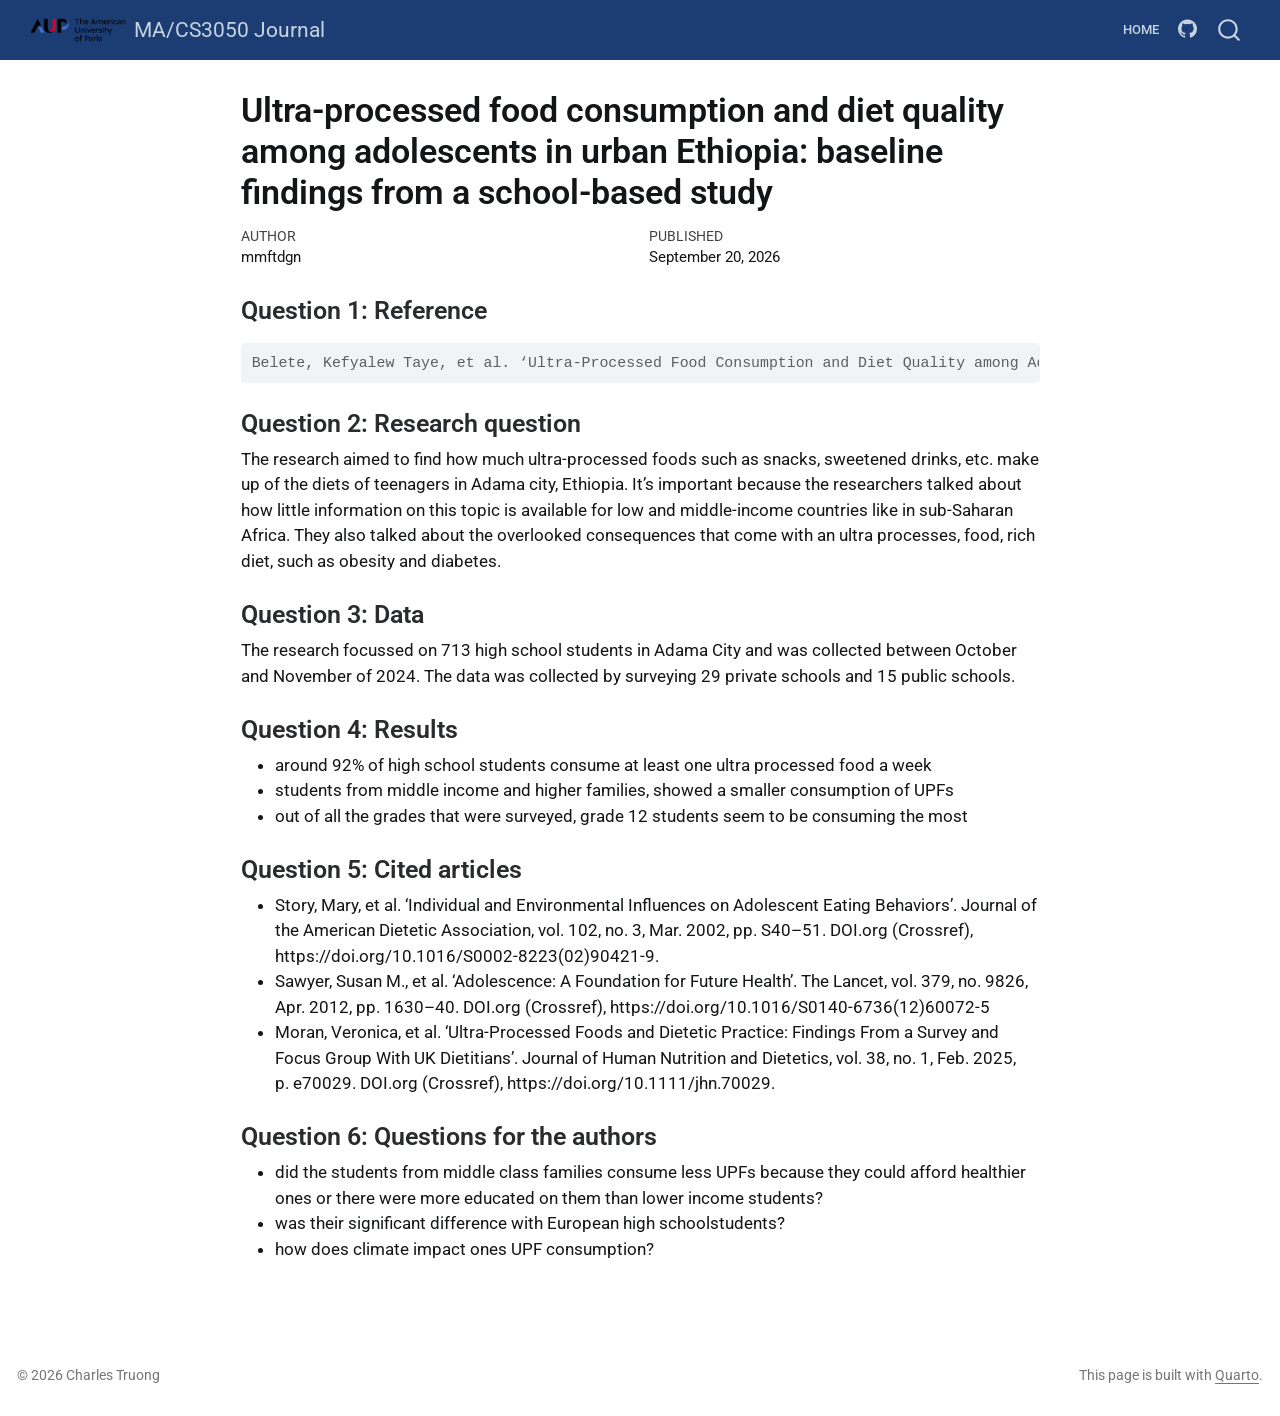
<file: summaries/83-article-summary.html>
<!DOCTYPE html>
<html xmlns="http://www.w3.org/1999/xhtml" lang="en" xml:lang="en"><head>

<meta charset="utf-8">
<meta name="generator" content="quarto-1.10.18">

<meta name="viewport" content="width=device-width, initial-scale=1.0, user-scalable=yes">

<meta name="author" content="mmftdgn">
<meta name="dcterms.date" content="2026-09-20">

<title>Ultra-processed food consumption and diet quality among adolescents in urban Ethiopia: baseline findings from a school-based study – MA/CS3050 Journal</title>
<style>
/* Default styles provided by pandoc.
** See https://pandoc.org/MANUAL.html#variables-for-html for config info.
*/
span.smallcaps{font-variant: small-caps;}
div.columns{display: flex; gap: 1.5em;}
div.column{flex: auto;}
@media screen {
div.columns{gap: min(4vw, 1.5em);}
div.column{overflow-x: auto;}
}
div.hanging-indent{margin-left: 1.5em; text-indent: -1.5em;}
ul.task-list{list-style: none;}
ul.task-list li input[type="checkbox"] {
  width: 0.8em;
  margin: 0 0.8em 0.2em -1em; /* quarto-specific, see https://github.com/quarto-dev/quarto-cli/issues/4556 */ 
  vertical-align: middle;
}
/* CSS for syntax highlighting */
html { -webkit-text-size-adjust: 100%; }
pre > code.sourceCode { white-space: pre; position: relative; }
pre > code.sourceCode > span { display: inline-block; line-height: 1.25; }
pre > code.sourceCode > span:empty { height: 1.2em; }
.sourceCode { overflow: visible; }
code.sourceCode > span { color: inherit; text-decoration: inherit; }
div.sourceCode { margin: 1em 0; }
pre.sourceCode { margin: 0; }
@media screen {
div.sourceCode { overflow: auto; }
}
@media print {
pre > code.sourceCode { white-space: pre-wrap; }
pre > code.sourceCode > span { text-indent: -5em; padding-left: 5em; }
}
pre.numberSource code
  { counter-reset: source-line 0; }
pre.numberSource code > span
  { position: relative; left: -4em; counter-increment: source-line; }
pre.numberSource code > span > a:first-child::before
  { content: counter(source-line);
    position: relative; left: -1em; text-align: right; vertical-align: baseline;
    border: none; display: inline-block;
    -webkit-touch-callout: none; -webkit-user-select: none;
    -khtml-user-select: none; -moz-user-select: none;
    -ms-user-select: none; user-select: none;
    padding: 0 4px; width: 4em;
  }
pre.numberSource { margin-left: 3em;  padding-left: 4px; }
div.sourceCode
  {   }
@media screen {
pre > code.sourceCode > span > a:first-child::before { text-decoration: underline; }
}
</style>


<script src="../site_libs/quarto-nav/quarto-nav.js"></script>
<script src="../site_libs/quarto-nav/headroom.min.js"></script>
<script src="../site_libs/clipboard/clipboard.min.js"></script>
<script src="../site_libs/quarto-search/autocomplete.umd.js"></script>
<script src="../site_libs/quarto-search/fuse.min.js"></script>
<script src="../site_libs/quarto-search/quarto-search.js"></script>
<meta name="quarto:offset" content="../">
<link href="../images/aup-logo.png" rel="icon" type="image/png">
<script src="../site_libs/quarto-html/quarto.js" type="module"></script>
<script src="../site_libs/quarto-html/tabsets/tabsets.js" type="module"></script>
<script src="../site_libs/quarto-html/popper.min.js"></script>
<script src="../site_libs/quarto-html/tippy.umd.min.js"></script>
<script src="../site_libs/quarto-html/anchor.min.js"></script>
<link href="../site_libs/quarto-html/tippy.css" rel="stylesheet">
<link href="../site_libs/quarto-html/quarto-syntax-highlighting-64a204ab8560d761af7679ceaba22944.css" rel="stylesheet" class="quarto-color-scheme" id="quarto-text-highlighting-styles">
<link href="../site_libs/quarto-html/quarto-syntax-highlighting-dark-b85bc7c33db8c58e0ec93c3465666fed.css" rel="stylesheet" class="quarto-color-scheme quarto-color-alternate" id="quarto-text-highlighting-styles">
<link href="../site_libs/quarto-html/quarto-syntax-highlighting-64a204ab8560d761af7679ceaba22944.css" rel="stylesheet" class="quarto-color-scheme-extra" id="quarto-text-highlighting-styles">
<script src="../site_libs/bootstrap/bootstrap.min.js"></script>
<link href="../site_libs/bootstrap/bootstrap-icons.css" rel="stylesheet">
<link href="../site_libs/bootstrap/bootstrap-48943c3bb02edcb81985f474e0db1d20.min.css" rel="stylesheet" append-hash="true" class="quarto-color-scheme" id="quarto-bootstrap" data-mode="light">
<link href="../site_libs/bootstrap/bootstrap-dark-883999abfb481709a6fbf971b305d28c.min.css" rel="stylesheet" append-hash="true" class="quarto-color-scheme quarto-color-alternate" id="quarto-bootstrap" data-mode="light">
<link href="../site_libs/bootstrap/bootstrap-48943c3bb02edcb81985f474e0db1d20.min.css" rel="stylesheet" append-hash="true" class="quarto-color-scheme-extra" id="quarto-bootstrap" data-mode="light">
<script id="quarto-search-options" type="application/json">{
  "location": "navbar",
  "copy-button": false,
  "collapse-after": 3,
  "panel-placement": "end",
  "type": "overlay",
  "limit": 50,
  "keyboard-shortcut": [
    "f",
    "/",
    "s"
  ],
  "show-item-context": false,
  "language": {
    "search-no-results-text": "No results",
    "search-matching-documents-text": "matching documents",
    "search-copy-link-title": "Copy link to search",
    "search-hide-matches-text": "Hide additional matches",
    "search-more-match-text": "more match in this document",
    "search-more-matches-text": "more matches in this document",
    "search-clear-button-title": "Clear",
    "search-text-placeholder": "",
    "search-detached-cancel-button-title": "Cancel",
    "search-submit-button-title": "Submit",
    "search-label": "Search"
  }
}</script>


</head>

<body class="nav-fixed fullcontent quarto-light">

<div id="quarto-search-results"></div>
  <header id="quarto-header" class="headroom fixed-top">
    <nav class="navbar navbar-expand-lg " data-bs-theme="dark">
      <div class="navbar-container container-fluid">
      <div class="navbar-brand-container mx-auto">
    <a href="../index.html" class="navbar-brand navbar-brand-logo">
    <img src="../images/aup-logo.png" alt="" class="navbar-logo light-content">
    <img src="../images/aup-logo.png" alt="" class="navbar-logo dark-content">
    </a>
    <a class="navbar-brand" href="../index.html">
    <span class="navbar-title">MA/CS3050 Journal</span>
    </a>
  </div>
            <div id="quarto-search" class="" title="Search"></div>
          <button class="navbar-toggler" type="button" data-bs-toggle="collapse" data-bs-target="#navbarCollapse" aria-controls="navbarCollapse" role="menu" aria-expanded="false" aria-label="Toggle navigation" onclick="if (window.quartoToggleHeadroom) { window.quartoToggleHeadroom(); }">
  <span class="navbar-toggler-icon"></span>
</button>
          <div class="collapse navbar-collapse" id="navbarCollapse">
            <ul class="navbar-nav navbar-nav-scroll ms-auto">
  <li class="nav-item">
    <a class="nav-link" href="../index.html"> 
<span class="menu-text">Home</span></a>
  </li>  
  <li class="nav-item compact">
    <a class="nav-link" href="https://github.com/deepcharles/macs3050-journal"> <i class="bi bi-github" role="img" aria-label="GitHub repository">
</i> 
<span class="menu-text"></span></a>
  </li>  
</ul>
          </div> <!-- /navcollapse -->
            <div class="quarto-navbar-tools">
</div>
      </div> <!-- /container-fluid -->
    </nav>
</header>
<!-- content -->
<div id="quarto-content" class="quarto-container page-columns page-rows-contents page-layout-article page-navbar">
<!-- sidebar -->
<!-- margin-sidebar -->
    
<!-- main -->
<main class="content" id="quarto-document-content">

<header id="title-block-header" class="quarto-title-block default">
<div class="quarto-title">
<h1 class="title">Ultra-processed food consumption and diet quality among adolescents in urban Ethiopia: baseline findings from a school-based study</h1>
</div>



<div class="quarto-title-meta">

    <div>
    <div class="quarto-title-meta-heading">Author</div>
    <div class="quarto-title-meta-contents">
             <p>mmftdgn </p>
          </div>
  </div>
    
    <div>
    <div class="quarto-title-meta-heading">Published</div>
    <div class="quarto-title-meta-contents">
      <p class="date">September 20, 2026</p>
    </div>
  </div>
  
    
  </div>
  


</header>


<section id="question-1-reference" class="level3">
<h3 class="anchored" data-anchor-id="question-1-reference">Question 1: Reference</h3>
<div class="code-copy-outer-scaffold"><div class="sourceCode" id="cb1"><pre class="sourceCode bibtex code-with-copy"><code class="sourceCode bibtex"><span id="cb1-1"><a href="#cb1-1" aria-hidden="true" tabindex="-1"></a><span class="co">Belete, Kefyalew Taye, et al. ‘Ultra-Processed Food Consumption and Diet Quality among Adolescents in Urban Ethiopia: Baseline Findings from a School-Based Study’. Scientific Reports, Sept. 2026. www.nature.com, https://doi.org/10.1038/s41598-026-68004-9.</span></span></code></pre></div><button title="Copy to Clipboard" class="code-copy-button"><i class="bi"></i></button></div>
</section>
<section id="question-2-research-question" class="level3">
<h3 class="anchored" data-anchor-id="question-2-research-question">Question 2: Research question</h3>
<p>The research aimed to find how much ultra-processed foods such as snacks, sweetened drinks, etc. make up of the diets of teenagers in Adama city, Ethiopia. It’s important because the researchers talked about how little information on this topic is available for low and middle-income countries like in sub-Saharan Africa. They also talked about the overlooked consequences that come with an ultra processes, food, rich diet, such as obesity and diabetes.</p>
</section>
<section id="question-3-data" class="level3">
<h3 class="anchored" data-anchor-id="question-3-data">Question 3: Data</h3>
<p>The research focussed on 713 high school students in Adama City and was collected between October and November of 2024. The data was collected by surveying 29 private schools and 15 public schools.</p>
</section>
<section id="question-4-results" class="level3">
<h3 class="anchored" data-anchor-id="question-4-results">Question 4: Results</h3>
<ul>
<li>around 92% of high school students consume at least one ultra processed food a week</li>
<li>students from middle income and higher families, showed a smaller consumption of UPFs</li>
<li>out of all the grades that were surveyed, grade 12 students seem to be consuming the most</li>
</ul>
</section>
<section id="question-5-cited-articles" class="level3">
<h3 class="anchored" data-anchor-id="question-5-cited-articles">Question 5: Cited articles</h3>
<ul>
<li>Story, Mary, et al.&nbsp;‘Individual and Environmental Influences on Adolescent Eating Behaviors’. Journal of the American Dietetic Association, vol.&nbsp;102, no. 3, Mar.&nbsp;2002, pp.&nbsp;S40–51. DOI.org (Crossref), https://doi.org/10.1016/S0002-8223(02)90421-9.</li>
<li>Sawyer, Susan M., et al.&nbsp;‘Adolescence: A Foundation for Future Health’. The Lancet, vol.&nbsp;379, no. 9826, Apr.&nbsp;2012, pp.&nbsp;1630–40. DOI.org (Crossref), https://doi.org/10.1016/S0140-6736(12)60072-5</li>
<li>Moran, Veronica, et al.&nbsp;‘Ultra‐Processed Foods and Dietetic Practice: Findings From a Survey and Focus Group With UK Dietitians’. Journal of Human Nutrition and Dietetics, vol.&nbsp;38, no. 1, Feb.&nbsp;2025, p.&nbsp;e70029. DOI.org (Crossref), https://doi.org/10.1111/jhn.70029.</li>
</ul>
</section>
<section id="question-6-questions-for-the-authors" class="level3">
<h3 class="anchored" data-anchor-id="question-6-questions-for-the-authors">Question 6: Questions for the authors</h3>
<ul>
<li>did the students from middle class families consume less UPFs because they could afford healthier ones or there were more educated on them than lower income students?</li>
<li>was their significant difference with European high schoolstudents?</li>
<li>how does climate impact ones UPF consumption?</li>
</ul>


</section>

</main> <!-- /main -->
<script id="quarto-html-after-body" type="application/javascript">
  window.document.addEventListener("DOMContentLoaded", function (event) {
    const icon = "";
    const anchorJS = new window.AnchorJS();
    anchorJS.options = {
      placement: 'right',
      icon: icon
    };
    anchorJS.add('.anchored');
    const isCodeAnnotation = (el) => {
      for (const clz of el.classList) {
        if (clz.startsWith('code-annotation-')) {                     
          return true;
        }
      }
      return false;
    }
    const onCopySuccess = function(e) {
      // button target
      const button = e.trigger;
      // don't keep focus
      button.blur();
      // flash "checked"
      button.classList.add('code-copy-button-checked');
      var currentTitle = button.getAttribute("title");
      button.setAttribute("title", "Copied!");
      let tooltip;
      if (window.bootstrap) {
        button.setAttribute("data-bs-toggle", "tooltip");
        button.setAttribute("data-bs-placement", "left");
        button.setAttribute("data-bs-title", "Copied!");
        tooltip = new bootstrap.Tooltip(button, 
          { trigger: "manual", 
            customClass: "code-copy-button-tooltip",
            offset: [0, -8]});
        tooltip.show();    
      }
      setTimeout(function() {
        if (tooltip) {
          tooltip.hide();
          button.removeAttribute("data-bs-title");
          button.removeAttribute("data-bs-toggle");
          button.removeAttribute("data-bs-placement");
        }
        button.setAttribute("title", currentTitle);
        button.classList.remove('code-copy-button-checked');
      }, 1000);
      // clear code selection
      e.clearSelection();
    }
    const getTextToCopy = function(trigger) {
      const outerScaffold = trigger.parentElement.cloneNode(true);
      const codeEl = outerScaffold.querySelector('code');
      for (const childEl of codeEl.children) {
        if (isCodeAnnotation(childEl)) {
          childEl.remove();
        }
      }
      return codeEl.innerText;
    }
    const clipboard = new window.ClipboardJS('.code-copy-button:not([data-in-quarto-modal])', {
      text: getTextToCopy
    });
    clipboard.on('success', onCopySuccess);
    if (window.document.getElementById('quarto-embedded-source-code-modal')) {
      const clipboardModal = new window.ClipboardJS('.code-copy-button[data-in-quarto-modal]', {
        text: getTextToCopy,
        container: window.document.getElementById('quarto-embedded-source-code-modal')
      });
      clipboardModal.on('success', onCopySuccess);
    }
      var localhostRegex = new RegExp(/^(?:http|https):\/\/localhost\:?[0-9]*\//);
      var mailtoRegex = new RegExp(/^mailto:/);
        var filterRegex = new RegExp("https:\/\/deepcharles\.github\.io\/macs3050-journal\/");
      var isInternal = (href) => {
          return filterRegex.test(href) || localhostRegex.test(href) || mailtoRegex.test(href);
      }
      // Inspect non-navigation links and adorn them if external
     var links = window.document.querySelectorAll('a[href]:not(.nav-link):not(.navbar-brand):not(.toc-action):not(.sidebar-link):not(.sidebar-item-toggle):not(.pagination-link):not(.no-external):not([aria-hidden]):not(.dropdown-item):not(.quarto-navigation-tool):not(.about-link)');
      for (var i=0; i<links.length; i++) {
        const link = links[i];
        if (!isInternal(link.href)) {
          // undo the damage that might have been done by quarto-nav.js in the case of
          // links that we want to consider external
          if (link.dataset.originalHref !== undefined) {
            link.href = link.dataset.originalHref;
          }
        }
      }
    function tippyHover(el, contentFn, onTriggerFn, onUntriggerFn) {
      const config = {
        allowHTML: true,
        maxWidth: 500,
        delay: 100,
        arrow: false,
        appendTo: function(el) {
            return el.parentElement;
        },
        interactive: true,
        interactiveBorder: 10,
        theme: 'quarto',
        placement: 'bottom-start',
      };
      if (contentFn) {
        config.content = contentFn;
      }
      if (onTriggerFn) {
        config.onTrigger = onTriggerFn;
      }
      if (onUntriggerFn) {
        config.onUntrigger = onUntriggerFn;
      }
      window.tippy(el, config); 
    }
    const noterefs = window.document.querySelectorAll('a[role="doc-noteref"]');
    for (var i=0; i<noterefs.length; i++) {
      const ref = noterefs[i];
      tippyHover(ref, function() {
        // use id or data attribute instead here
        let href = ref.getAttribute('data-footnote-href') || ref.getAttribute('href');
        try { href = new URL(href).hash; } catch {}
        const id = href.replace(/^#\/?/, "");
        const note = window.document.getElementById(id);
        if (note) {
          return note.innerHTML;
        } else {
          return "";
        }
      });
    }
    const xrefs = window.document.querySelectorAll('a.quarto-xref');
    const processXRef = (id, note) => {
      // Strip column container classes
      const stripColumnClz = (el) => {
        el.classList.remove("page-full", "page-columns");
        if (el.children) {
          for (const child of el.children) {
            stripColumnClz(child);
          }
        }
      }
      stripColumnClz(note)
      if (id === null || id.startsWith('sec-')) {
        // Special case sections, only their first couple elements
        const container = document.createElement("div");
        if (note.children && note.children.length > 2) {
          container.appendChild(note.children[0].cloneNode(true));
          for (let i = 1; i < note.children.length; i++) {
            const child = note.children[i];
            if (child.tagName === "P" && child.innerText === "") {
              continue;
            } else {
              container.appendChild(child.cloneNode(true));
              break;
            }
          }
          if (window.Quarto?.typesetMath) {
            window.Quarto.typesetMath(container);
          }
          return container.innerHTML
        } else {
          if (window.Quarto?.typesetMath) {
            window.Quarto.typesetMath(note);
          }
          return note.innerHTML;
        }
      } else {
        // Remove any anchor links if they are present
        const anchorLink = note.querySelector('a.anchorjs-link');
        if (anchorLink) {
          anchorLink.remove();
        }
        if (window.Quarto?.typesetMath) {
          window.Quarto.typesetMath(note);
        }
        if (note.classList.contains("callout")) {
          return note.outerHTML;
        } else {
          return note.innerHTML;
        }
      }
    }
    for (var i=0; i<xrefs.length; i++) {
      const xref = xrefs[i];
      tippyHover(xref, undefined, function(instance) {
        instance.disable();
        let url = xref.getAttribute('href');
        let hash = undefined; 
        if (url.startsWith('#')) {
          hash = url;
        } else {
          try { hash = new URL(url).hash; } catch {}
        }
        if (hash) {
          const id = hash.replace(/^#\/?/, "");
          const note = window.document.getElementById(id);
          if (note !== null) {
            try {
              const html = processXRef(id, note.cloneNode(true));
              instance.setContent(html);
            } finally {
              instance.enable();
              instance.show();
            }
          } else {
            // See if we can fetch this
            fetch(url.split('#')[0])
            .then(res => res.text())
            .then(html => {
              const parser = new DOMParser();
              const htmlDoc = parser.parseFromString(html, "text/html");
              const note = htmlDoc.getElementById(id);
              if (note !== null) {
                const html = processXRef(id, note);
                instance.setContent(html);
              } 
            }).finally(() => {
              instance.enable();
              instance.show();
            });
          }
        } else {
          // See if we can fetch a full url (with no hash to target)
          // This is a special case and we should probably do some content thinning / targeting
          fetch(url)
          .then(res => res.text())
          .then(html => {
            const parser = new DOMParser();
            const htmlDoc = parser.parseFromString(html, "text/html");
            const note = htmlDoc.querySelector('main.content');
            if (note !== null) {
              // This should only happen for chapter cross references
              // (since there is no id in the URL)
              // remove the first header
              if (note.children.length > 0 && note.children[0].tagName === "HEADER") {
                note.children[0].remove();
              }
              const html = processXRef(null, note);
              instance.setContent(html);
            } 
          }).finally(() => {
            instance.enable();
            instance.show();
          });
        }
      }, function(instance) {
      });
    }
        let selectedAnnoteEl;
        const selectorForAnnotation = ( cell, annotation) => {
          let cellAttr = 'data-code-cell="' + cell + '"';
          let lineAttr = 'data-code-annotation="' +  annotation + '"';
          const selector = 'span[' + cellAttr + '][' + lineAttr + ']';
          return selector;
        }
        const selectCodeLines = (annoteEl) => {
          const doc = window.document;
          const targetCell = annoteEl.getAttribute("data-target-cell");
          const targetAnnotation = annoteEl.getAttribute("data-target-annotation");
          const annoteSpan = window.document.querySelector(selectorForAnnotation(targetCell, targetAnnotation));
          const lines = annoteSpan.getAttribute("data-code-lines").split(",");
          const lineIds = lines.map((line) => {
            return targetCell + "-" + line;
          })
          let top = null;
          let height = null;
          let parent = null;
          if (lineIds.length > 0) {
              //compute the position of the single el (top and bottom and make a div)
              const el = window.document.getElementById(lineIds[0]);
              top = el.offsetTop;
              height = el.offsetHeight;
              parent = el.parentElement.parentElement;
            if (lineIds.length > 1) {
              const lastEl = window.document.getElementById(lineIds[lineIds.length - 1]);
              const bottom = lastEl.offsetTop + lastEl.offsetHeight;
              height = bottom - top;
            }
            if (top !== null && height !== null && parent !== null) {
              // cook up a div (if necessary) and position it 
              let div = window.document.getElementById("code-annotation-line-highlight");
              if (div === null) {
                div = window.document.createElement("div");
                div.setAttribute("id", "code-annotation-line-highlight");
                div.style.position = 'absolute';
                parent.appendChild(div);
              }
              div.style.top = top - 2 + "px";
              div.style.height = height + 4 + "px";
              div.style.left = 0;
              let gutterDiv = window.document.getElementById("code-annotation-line-highlight-gutter");
              if (gutterDiv === null) {
                gutterDiv = window.document.createElement("div");
                gutterDiv.setAttribute("id", "code-annotation-line-highlight-gutter");
                gutterDiv.style.position = 'absolute';
                const codeCell = window.document.getElementById(targetCell);
                const gutter = codeCell.querySelector('.code-annotation-gutter');
                gutter.appendChild(gutterDiv);
              }
              gutterDiv.style.top = top - 2 + "px";
              gutterDiv.style.height = height + 4 + "px";
            }
            selectedAnnoteEl = annoteEl;
          }
        };
        const unselectCodeLines = () => {
          const elementsIds = ["code-annotation-line-highlight", "code-annotation-line-highlight-gutter"];
          elementsIds.forEach((elId) => {
            const div = window.document.getElementById(elId);
            if (div) {
              div.remove();
            }
          });
          selectedAnnoteEl = undefined;
        };
          // Handle positioning of the toggle
      window.addEventListener(
        "resize",
        throttle(() => {
          elRect = undefined;
          if (selectedAnnoteEl) {
            selectCodeLines(selectedAnnoteEl);
          }
        }, 10)
      );
      function throttle(fn, ms) {
      let throttle = false;
      let timer;
        return (...args) => {
          if(!throttle) { // first call gets through
              fn.apply(this, args);
              throttle = true;
          } else { // all the others get throttled
              if(timer) clearTimeout(timer); // cancel #2
              timer = setTimeout(() => {
                fn.apply(this, args);
                timer = throttle = false;
              }, ms);
          }
        };
      }
        // Attach click handler to the DT
        const annoteDls = window.document.querySelectorAll('dt[data-target-cell]');
        for (const annoteDlNode of annoteDls) {
          annoteDlNode.addEventListener('click', (event) => {
            const clickedEl = event.target;
            if (clickedEl !== selectedAnnoteEl) {
              unselectCodeLines();
              const activeEl = window.document.querySelector('dt[data-target-cell].code-annotation-active');
              if (activeEl) {
                activeEl.classList.remove('code-annotation-active');
              }
              selectCodeLines(clickedEl);
              clickedEl.classList.add('code-annotation-active');
            } else {
              // Unselect the line
              unselectCodeLines();
              clickedEl.classList.remove('code-annotation-active');
            }
          });
        }
    const findCites = (el) => {
      const parentEl = el.parentElement;
      if (parentEl) {
        const cites = parentEl.dataset.cites;
        if (cites) {
          return {
            el,
            cites: cites.split(' ')
          };
        } else {
          return findCites(el.parentElement)
        }
      } else {
        return undefined;
      }
    };
    var bibliorefs = window.document.querySelectorAll('a[role="doc-biblioref"]');
    for (var i=0; i<bibliorefs.length; i++) {
      const ref = bibliorefs[i];
      const citeInfo = findCites(ref);
      if (citeInfo) {
        tippyHover(citeInfo.el, function() {
          var popup = window.document.createElement('div');
          citeInfo.cites.forEach(function(cite) {
            var citeDiv = window.document.createElement('div');
            citeDiv.classList.add('hanging-indent');
            citeDiv.classList.add('csl-entry');
            var biblioDiv = window.document.getElementById('ref-' + cite);
            if (biblioDiv) {
              citeDiv.innerHTML = biblioDiv.innerHTML;
            }
            popup.appendChild(citeDiv);
          });
          return popup.innerHTML;
        });
      }
    }
  });
  </script>
</div> <!-- /content -->
<footer class="footer">
  <div class="nav-footer">
    <div class="nav-footer-left">
<p>© 2026 Charles Truong</p>
</div>   
    <div class="nav-footer-center">
      &nbsp;
    </div>
    <div class="nav-footer-right">
<p>This page is built with <a href="https://quarto.org/">Quarto</a>.</p>
</div>
  </div>
</footer>




</body></html>
</file>
<file: site_libs/quarto-html/tippy.css>
.tippy-box[data-animation=fade][data-state=hidden]{opacity:0}[data-tippy-root]{max-width:calc(100vw - 10px)}.tippy-box{position:relative;background-color:#333;color:#fff;border-radius:4px;font-size:14px;line-height:1.4;white-space:normal;outline:0;transition-property:transform,visibility,opacity}.tippy-box[data-placement^=top]>.tippy-arrow{bottom:0}.tippy-box[data-placement^=top]>.tippy-arrow:before{bottom:-7px;left:0;border-width:8px 8px 0;border-top-color:initial;transform-origin:center top}.tippy-box[data-placement^=bottom]>.tippy-arrow{top:0}.tippy-box[data-placement^=bottom]>.tippy-arrow:before{top:-7px;left:0;border-width:0 8px 8px;border-bottom-color:initial;transform-origin:center bottom}.tippy-box[data-placement^=left]>.tippy-arrow{right:0}.tippy-box[data-placement^=left]>.tippy-arrow:before{border-width:8px 0 8px 8px;border-left-color:initial;right:-7px;transform-origin:center left}.tippy-box[data-placement^=right]>.tippy-arrow{left:0}.tippy-box[data-placement^=right]>.tippy-arrow:before{left:-7px;border-width:8px 8px 8px 0;border-right-color:initial;transform-origin:center right}.tippy-box[data-inertia][data-state=visible]{transition-timing-function:cubic-bezier(.54,1.5,.38,1.11)}.tippy-arrow{width:16px;height:16px;color:#333}.tippy-arrow:before{content:"";position:absolute;border-color:transparent;border-style:solid}.tippy-content{position:relative;padding:5px 9px;z-index:1}
</file>
<file: site_libs/quarto-html/quarto-syntax-highlighting-64a204ab8560d761af7679ceaba22944.css>
/* quarto syntax highlight colors */
:root {
  --quarto-hl-ot-color: #003B4F;
  --quarto-hl-at-color: #657422;
  --quarto-hl-ss-color: #20794D;
  --quarto-hl-an-color: #5E5E5E;
  --quarto-hl-fu-color: #4758AB;
  --quarto-hl-st-color: #20794D;
  --quarto-hl-cf-color: #003B4F;
  --quarto-hl-op-color: #5E5E5E;
  --quarto-hl-er-color: #AD0000;
  --quarto-hl-bn-color: #AD0000;
  --quarto-hl-al-color: #AD0000;
  --quarto-hl-va-color: #111111;
  --quarto-hl-bu-color: inherit;
  --quarto-hl-ex-color: inherit;
  --quarto-hl-pp-color: #AD0000;
  --quarto-hl-in-color: #5E5E5E;
  --quarto-hl-vs-color: #20794D;
  --quarto-hl-wa-color: #5E5E5E;
  --quarto-hl-do-color: #5E5E5E;
  --quarto-hl-im-color: #00769E;
  --quarto-hl-ch-color: #20794D;
  --quarto-hl-dt-color: #AD0000;
  --quarto-hl-fl-color: #AD0000;
  --quarto-hl-co-color: #5E5E5E;
  --quarto-hl-cv-color: #5E5E5E;
  --quarto-hl-cn-color: #8f5902;
  --quarto-hl-sc-color: #5E5E5E;
  --quarto-hl-dv-color: #AD0000;
  --quarto-hl-kw-color: #003B4F;
}

/* other quarto variables */
:root {
  --quarto-font-monospace: SFMono-Regular, Menlo, Monaco, Consolas, "Liberation Mono", "Courier New", monospace;
}

/* syntax highlight based on Pandoc's rules */
pre > code.sourceCode > span {
  color: #003B4F;
}

code.sourceCode > span {
  color: #003B4F;
}

div.sourceCode,
div.sourceCode pre.sourceCode {
  color: #003B4F;
}

/* Normal */
code span {
  color: #003B4F;
}

/* Alert */
code span.al {
  color: #AD0000;
  font-style: inherit;
}

/* Annotation */
code span.an {
  color: #5E5E5E;
  font-style: inherit;
}

/* Attribute */
code span.at {
  color: #657422;
  font-style: inherit;
}

/* BaseN */
code span.bn {
  color: #AD0000;
  font-style: inherit;
}

/* BuiltIn */
code span.bu {
  font-style: inherit;
}

/* ControlFlow */
code span.cf {
  color: #003B4F;
  font-weight: bold;
  font-style: inherit;
}

/* Char */
code span.ch {
  color: #20794D;
  font-style: inherit;
}

/* Constant */
code span.cn {
  color: #8f5902;
  font-style: inherit;
}

/* Comment */
code span.co {
  color: #5E5E5E;
  font-style: inherit;
}

/* CommentVar */
code span.cv {
  color: #5E5E5E;
  font-style: italic;
}

/* Documentation */
code span.do {
  color: #5E5E5E;
  font-style: italic;
}

/* DataType */
code span.dt {
  color: #AD0000;
  font-style: inherit;
}

/* DecVal */
code span.dv {
  color: #AD0000;
  font-style: inherit;
}

/* Error */
code span.er {
  color: #AD0000;
  font-style: inherit;
}

/* Extension */
code span.ex {
  font-style: inherit;
}

/* Float */
code span.fl {
  color: #AD0000;
  font-style: inherit;
}

/* Function */
code span.fu {
  color: #4758AB;
  font-style: inherit;
}

/* Import */
code span.im {
  color: #00769E;
  font-style: inherit;
}

/* Information */
code span.in {
  color: #5E5E5E;
  font-style: inherit;
}

/* Keyword */
code span.kw {
  color: #003B4F;
  font-weight: bold;
  font-style: inherit;
}

/* Operator */
code span.op {
  color: #5E5E5E;
  font-style: inherit;
}

/* Other */
code span.ot {
  color: #003B4F;
  font-style: inherit;
}

/* Preprocessor */
code span.pp {
  color: #AD0000;
  font-style: inherit;
}

/* SpecialChar */
code span.sc {
  color: #5E5E5E;
  font-style: inherit;
}

/* SpecialString */
code span.ss {
  color: #20794D;
  font-style: inherit;
}

/* String */
code span.st {
  color: #20794D;
  font-style: inherit;
}

/* Variable */
code span.va {
  color: #111111;
  font-style: inherit;
}

/* VerbatimString */
code span.vs {
  color: #20794D;
  font-style: inherit;
}

/* Warning */
code span.wa {
  color: #5E5E5E;
  font-style: italic;
}

.prevent-inlining {
  content: "</";
}

/*# sourceMappingURL=9d8d5bb603a83b8298b89080a598c93b.css.map */
</file>
<file: site_libs/quarto-html/quarto-syntax-highlighting-dark-b85bc7c33db8c58e0ec93c3465666fed.css>
/* quarto syntax highlight colors */
:root {
  --quarto-hl-al-color: #f07178;
  --quarto-hl-an-color: #d4d0ab;
  --quarto-hl-at-color: #00e0e0;
  --quarto-hl-bn-color: #d4d0ab;
  --quarto-hl-bu-color: #abe338;
  --quarto-hl-ch-color: #abe338;
  --quarto-hl-co-color: #f8f8f2;
  --quarto-hl-cv-color: #ffd700;
  --quarto-hl-cn-color: #ffd700;
  --quarto-hl-cf-color: #ffa07a;
  --quarto-hl-dt-color: #ffa07a;
  --quarto-hl-dv-color: #d4d0ab;
  --quarto-hl-do-color: #f8f8f2;
  --quarto-hl-er-color: #f07178;
  --quarto-hl-ex-color: #00e0e0;
  --quarto-hl-fl-color: #d4d0ab;
  --quarto-hl-fu-color: #ffa07a;
  --quarto-hl-im-color: #abe338;
  --quarto-hl-in-color: #d4d0ab;
  --quarto-hl-kw-color: #ffa07a;
  --quarto-hl-op-color: #ffa07a;
  --quarto-hl-ot-color: #00e0e0;
  --quarto-hl-pp-color: #dcc6e0;
  --quarto-hl-re-color: #00e0e0;
  --quarto-hl-sc-color: #abe338;
  --quarto-hl-ss-color: #abe338;
  --quarto-hl-st-color: #abe338;
  --quarto-hl-va-color: #00e0e0;
  --quarto-hl-vs-color: #abe338;
  --quarto-hl-wa-color: #dcc6e0;
}

/* other quarto variables */
:root {
  --quarto-font-monospace: SFMono-Regular, Menlo, Monaco, Consolas, "Liberation Mono", "Courier New", monospace;
}

/* syntax highlight based on Pandoc's rules */
pre > code.sourceCode > span {
  color: #f8f8f2;
}

code.sourceCode > span {
  color: #f8f8f2;
}

div.sourceCode,
div.sourceCode pre.sourceCode {
  color: #f8f8f2;
}

/* Normal */
code span {
  color: #f8f8f2;
}

/* Alert */
code span.al {
  color: #f07178;
}

/* Annotation */
code span.an {
  color: #d4d0ab;
}

/* Attribute */
code span.at {
  color: #00e0e0;
}

/* BaseN */
code span.bn {
  color: #d4d0ab;
}

/* BuiltIn */
code span.bu {
  color: #abe338;
}

/* ControlFlow */
code span.cf {
  font-weight: bold;
  color: #ffa07a;
}

/* Char */
code span.ch {
  color: #abe338;
}

/* Constant */
code span.cn {
  color: #ffd700;
}

/* Comment */
code span.co {
  font-style: italic;
  color: #f8f8f2;
}

/* CommentVar */
code span.cv {
  color: #ffd700;
}

/* Documentation */
code span.do {
  color: #f8f8f2;
}

/* DataType */
code span.dt {
  color: #ffa07a;
}

/* DecVal */
code span.dv {
  color: #d4d0ab;
}

/* Error */
code span.er {
  color: #f07178;
  text-decoration: underline;
}

/* Extension */
code span.ex {
  font-weight: bold;
  color: #00e0e0;
}

/* Float */
code span.fl {
  color: #d4d0ab;
}

/* Function */
code span.fu {
  color: #ffa07a;
}

/* Import */
code span.im {
  color: #abe338;
}

/* Information */
code span.in {
  color: #d4d0ab;
}

/* Keyword */
code span.kw {
  font-weight: bold;
  color: #ffa07a;
}

/* Operator */
code span.op {
  color: #ffa07a;
}

/* Other */
code span.ot {
  color: #00e0e0;
}

/* Preprocessor */
code span.pp {
  color: #dcc6e0;
}

/* RegionMarker */
code span.re {
  background-color: #f8f8f2;
  color: #00e0e0;
}

/* SpecialChar */
code span.sc {
  color: #abe338;
}

/* SpecialString */
code span.ss {
  color: #abe338;
}

/* String */
code span.st {
  color: #abe338;
}

/* Variable */
code span.va {
  color: #00e0e0;
}

/* VerbatimString */
code span.vs {
  color: #abe338;
}

/* Warning */
code span.wa {
  color: #dcc6e0;
}

.prevent-inlining {
  content: "</";
}

/*# sourceMappingURL=4ed8f1090dec6531da29ab00902aa718.css.map */
</file>
